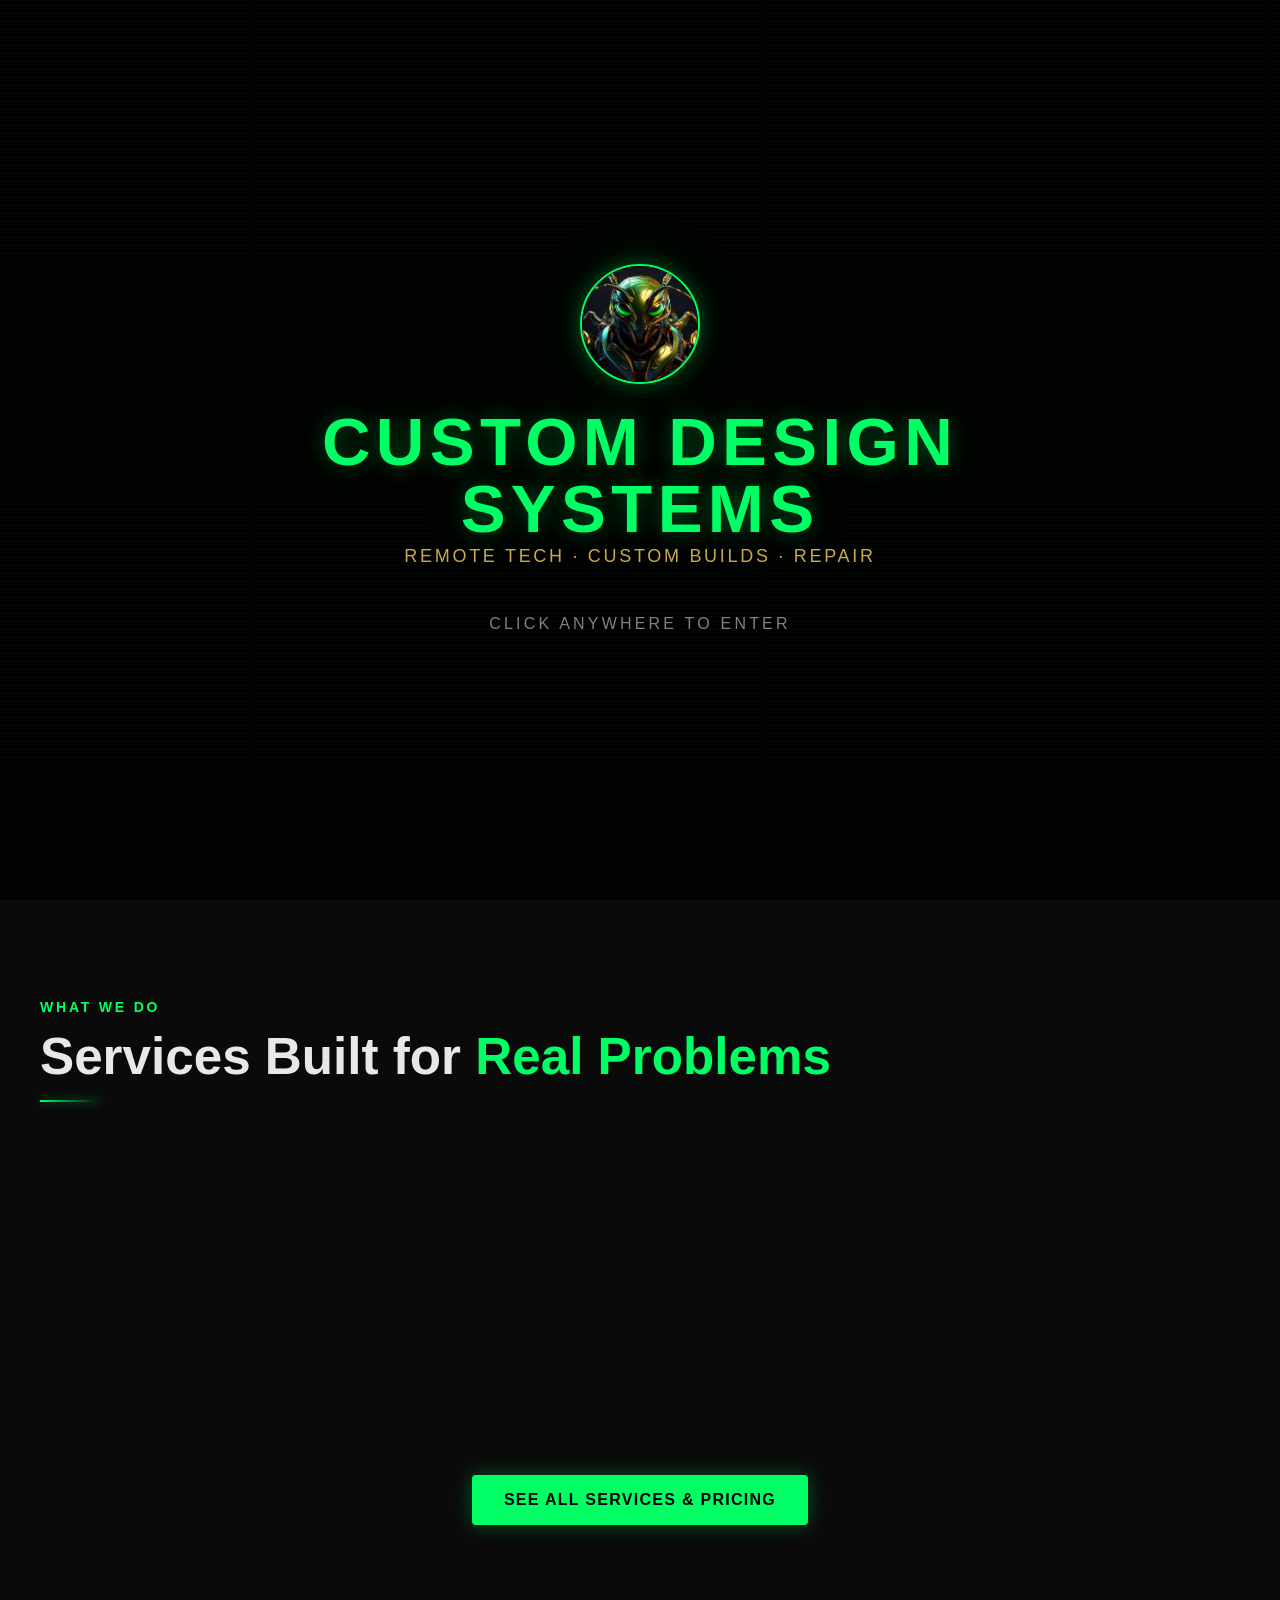
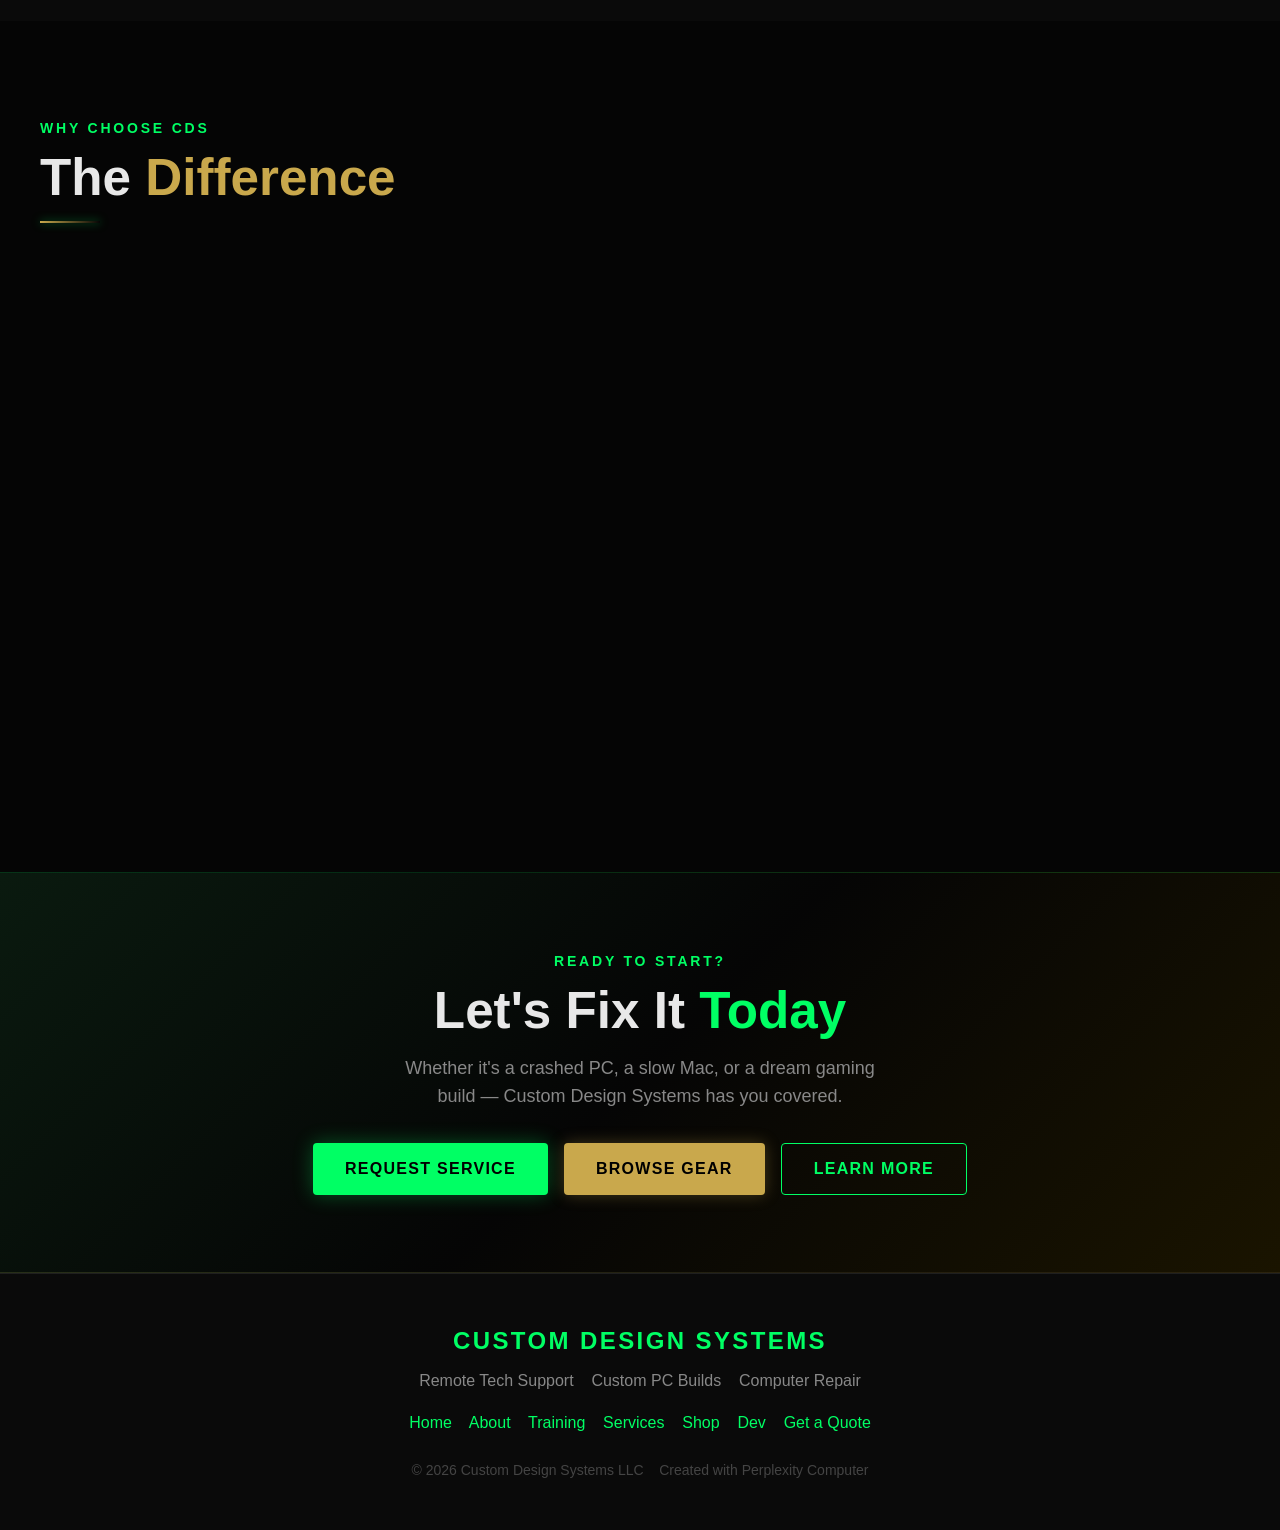
<file: index.html>
<!DOCTYPE html>
<html lang="en" data-theme="dark">
<head>
<!--
   ______                            __
  / ____/___  ____ ___  ____  __  __/ /____  _____
 / /   / __ \/ __ `__ \/ __ \/ / / / __/ _ \/ ___/
/ /___/ /_/ / / / / / / /_/ / /_/ / /_/  __/ /
\____/\____/_/ /_/ /_/ .___/\__,_/\__/\___/_/
                    /_/
        Created with Perplexity Computer
        https://www.perplexity.ai/computer
-->
<meta name="generator" content="Perplexity Computer">
<meta name="author" content="Perplexity Computer">
<meta property="og:see_also" content="https://www.perplexity.ai/computer">
<link rel="author" href="https://www.perplexity.ai/computer">
<meta charset="UTF-8">
<meta name="viewport" content="width=device-width, initial-scale=1.0">
<title>Custom Design Systems — Remote Tech Support & Custom PC Builds</title>
<meta name="description" content="Professional remote tech support, custom PC builds, and computer repair. Fast, reliable, expert service.">
<link rel="stylesheet" href="base.css">
<link rel="stylesheet" href="style.css">
<style>
  /* ── ENTRANCE SCREEN ── */
  #entrance {
    position: fixed;
    inset: 0;
    z-index: 500;
    background: #000;
    display: flex;
    flex-direction: column;
    align-items: center;
    justify-content: center;
    cursor: pointer;
    transition: opacity 0.8s ease, visibility 0.8s ease;
  }
  #entrance.hidden { opacity: 0; visibility: hidden; pointer-events: none; }
  #entrance video {
    position: absolute;
    inset: 0;
    width: 100%; height: 100%;
    object-fit: cover;
    opacity: 0.85;
  }
  .entrance-content {
    position: relative;
    z-index: 2;
    text-align: center;
    display: flex;
    flex-direction: column;
    align-items: center;
    gap: var(--space-6);
  }
  .entrance-logo {
    width: 120px;
    height: 120px;
    border-radius: 50%;
    border: 2px solid var(--color-primary);
    box-shadow: var(--shadow-green);
    object-fit: cover;
    animation: pulse-border 2s ease-in-out infinite;
  }
  @keyframes pulse-border {
    0%, 100% { box-shadow: 0 0 20px rgba(0,255,100,0.4), 0 0 60px rgba(0,255,100,0.1); }
    50% { box-shadow: 0 0 40px rgba(0,255,100,0.7), 0 0 100px rgba(0,255,100,0.2); }
  }
  .entrance-title {
    font-family: var(--font-display);
    font-size: var(--text-3xl);
    font-weight: 900;
    color: var(--color-primary);
    letter-spacing: 0.08em;
    text-transform: uppercase;
    text-shadow: var(--shadow-green);
    line-height: 1;
  }
  .entrance-sub {
    font-family: var(--font-body);
    font-size: var(--text-base);
    color: var(--color-gold);
    letter-spacing: 0.15em;
    text-transform: uppercase;
  }
  .entrance-click {
    font-family: var(--font-body);
    font-size: var(--text-sm);
    color: rgba(255,255,255,0.5);
    letter-spacing: 0.2em;
    text-transform: uppercase;
    animation: pulse-text 1.5s ease-in-out infinite;
    margin-top: var(--space-4);
  }
  .entrance-scanline {
    position: absolute;
    inset: 0;
    background: repeating-linear-gradient(
      0deg,
      transparent,
      transparent 2px,
      rgba(0,255,100,0.015) 2px,
      rgba(0,255,100,0.015) 4px
    );
    pointer-events: none;
    z-index: 1;
  }

  /* ── HERO ── */
  #hero {
    min-height: 100dvh;
    display: flex;
    align-items: center;
    position: relative;
    overflow: hidden;
    padding-top: 80px;
  }
  .hero-bg {
    position: absolute;
    inset: 0;
    background:
      radial-gradient(ellipse 80% 60% at 60% 50%, rgba(0,255,100,0.05) 0%, transparent 70%),
      radial-gradient(ellipse 40% 40% at 80% 20%, rgba(201,168,76,0.04) 0%, transparent 60%),
      #050505;
  }
  .hero-grid {
    position: absolute;
    inset: 0;
    background-image:
      linear-gradient(rgba(0,255,100,0.04) 1px, transparent 1px),
      linear-gradient(90deg, rgba(0,255,100,0.04) 1px, transparent 1px);
    background-size: 60px 60px;
    mask-image: radial-gradient(ellipse 80% 80% at 50% 50%, black 30%, transparent 100%);
  }
  .hero-content {
    position: relative;
    z-index: 2;
    max-width: var(--content-wide);
    margin-inline: auto;
    padding-inline: var(--space-8);
    display: grid;
    grid-template-columns: 1fr 1fr;
    gap: var(--space-16);
    align-items: center;
    width: 100%;
  }
  .hero-text { display: flex; flex-direction: column; gap: var(--space-6); }
  .hero-eyebrow {
    font-family: var(--font-body);
    font-size: var(--text-xs);
    font-weight: 700;
    color: var(--color-primary);
    letter-spacing: 0.25em;
    text-transform: uppercase;
  }
  .hero-title {
    font-family: var(--font-display);
    font-size: var(--text-hero);
    font-weight: 900;
    line-height: 0.95;
    color: var(--color-text);
    text-transform: uppercase;
  }
  .hero-title .green { color: var(--color-primary); text-shadow: 0 0 30px rgba(0,255,100,0.4); }
  .hero-title .gold  { color: var(--color-gold); }
  .hero-desc {
    font-size: var(--text-base);
    color: var(--color-text-muted);
    line-height: 1.7;
    max-width: 50ch;
  }
  .hero-actions { display: flex; gap: var(--space-4); flex-wrap: wrap; }
  .hero-stats {
    display: flex;
    gap: var(--space-8);
    padding-top: var(--space-4);
    border-top: 1px solid var(--color-border);
  }
  .hero-stat-num {
    font-family: var(--font-display);
    font-size: var(--text-xl);
    font-weight: 900;
    color: var(--color-primary);
  }
  .hero-stat-label {
    font-size: var(--text-xs);
    color: var(--color-text-muted);
    text-transform: uppercase;
    letter-spacing: 0.1em;
  }

  .hero-visual {
    position: relative;
    display: flex;
    align-items: center;
    justify-content: center;
  }
  .hero-img-wrap {
    position: relative;
    width: 100%;
    max-width: 420px;
  }
  .hero-img-wrap img {
    width: 100%;
    border-radius: var(--radius-xl);
    border: 1px solid rgba(0,255,100,0.2);
    box-shadow: 0 0 60px rgba(0,255,100,0.15), 0 0 120px rgba(0,255,100,0.05);
  }
  .hero-img-badge {
    position: absolute;
    bottom: var(--space-6);
    left: calc(-1 * var(--space-8));
    background: var(--color-surface-2);
    border: 1px solid var(--color-border-glow);
    border-radius: var(--radius-lg);
    padding: var(--space-4) var(--space-6);
    box-shadow: var(--shadow-card);
  }
  .hero-badge-label {
    font-size: var(--text-xs);
    color: var(--color-text-muted);
    text-transform: uppercase;
    letter-spacing: 0.1em;
    margin-bottom: var(--space-1);
  }
  .hero-badge-value {
    font-family: var(--font-display);
    font-size: var(--text-lg);
    font-weight: 900;
    color: var(--color-primary);
    text-shadow: 0 0 10px rgba(0,255,100,0.4);
  }

  @media (max-width: 900px) {
    .hero-content { grid-template-columns: 1fr; text-align: center; gap: var(--space-10); }
    .hero-desc { max-width: 100%; margin-inline: auto; }
    .hero-actions { justify-content: center; }
    .hero-stats { justify-content: center; }
    .hero-img-badge { left: var(--space-4); bottom: var(--space-4); }
    .hero-visual { order: -1; }
  }

  /* ── SERVICES PREVIEW ── */
  .service-icon {
    font-size: 2rem;
    margin-bottom: var(--space-4);
  }
  .service-name {
    font-family: var(--font-display);
    font-size: var(--text-lg);
    font-weight: 800;
    color: var(--color-text);
    margin-bottom: var(--space-2);
  }
  .service-desc {
    font-size: var(--text-sm);
    color: var(--color-text-muted);
    line-height: 1.6;
  }
  .service-price {
    margin-top: var(--space-4);
    font-family: var(--font-display);
    font-size: var(--text-base);
    font-weight: 700;
    color: var(--color-primary);
  }

  /* ── WHY US ── */
  .why-grid {
    display: grid;
    grid-template-columns: repeat(auto-fit, minmax(220px, 1fr));
    gap: var(--space-4);
  }
  .why-item {
    display: flex;
    gap: var(--space-4);
    align-items: flex-start;
    padding: var(--space-6);
    background: var(--color-surface-2);
    border: 1px solid var(--color-border);
    border-radius: var(--radius-lg);
  }
  .why-icon {
    font-size: 1.5rem;
    flex-shrink: 0;
    margin-top: 2px;
  }
  .why-title {
    font-family: var(--font-display);
    font-size: var(--text-base);
    font-weight: 800;
    color: var(--color-text);
    margin-bottom: var(--space-1);
  }
  .why-text { font-size: var(--text-sm); color: var(--color-text-muted); }

  /* ── CTA BAND ── */
  .cta-band {
    background: linear-gradient(135deg, #0a1a0f 0%, #050505 50%, #1a1400 100%);
    border-top: 1px solid rgba(0,255,100,0.15);
    border-bottom: 1px solid rgba(201,168,76,0.15);
    text-align: center;
    padding-block: clamp(var(--space-12), 6vw, var(--space-20));
    padding-inline: var(--space-8);
  }
  .cta-band .section-title { margin-bottom: var(--space-4); }
  .cta-band p { color: var(--color-text-muted); font-size: var(--text-base); margin-bottom: var(--space-8); max-width: 50ch; margin-inline: auto; }
  .cta-actions { display: flex; gap: var(--space-4); justify-content: center; flex-wrap: wrap; }
</style>
</head>
<body>

<!-- PAGE TRANSITION LOADER -->
<div id="page-loader">
  <video id="loader-video" src="Green-Hornet-Wings.mp4" muted playsinline></video>
  <div id="loader-text">Loading...</div>
</div>

<!-- ENTRANCE SCREEN -->
<div id="entrance">
  <div class="entrance-scanline"></div>
  <video autoplay muted loop playsinline src="Green-Welcome.mp4"></video>
  <div class="entrance-content">
    <img src="Green-Hornet-Warrior.jpg" alt="Custom Design Systems" class="entrance-logo">
    <div>
      <div class="entrance-title">Custom Design<br>Systems</div>
      <div class="entrance-sub">Remote Tech · Custom Builds · Repair</div>
    </div>
    <div class="entrance-click">Click anywhere to enter</div>
  </div>
</div>

<!-- NAVIGATION -->
<nav id="navbar">
  <a href="index.html" class="nav-logo">
    <img src="Green-Hornet-Warrior.jpg" alt="CDS Logo">
    <div class="nav-logo-text">
      <span class="nav-logo-name">Custom Design Systems</span>
      <span class="nav-logo-tagline">Tech Support · Builds · Repair</span>
    </div>
  </a>
  <ul class="nav-links" id="nav-links">
    <li><a href="index.html" class="active">Home</a></li>
          <li><a href="about.html">About</a></li>
           <li><a href="training.html">Training</a></li>
    <li><a href="services.html">Services</a></li>
    <li><a href="shop.html">Shop</a></li>
    <li><a href="dev.html">Dev</a></li>
    <li><a href="services.html#invoice" class="nav-cta">Get a Quote</a></li>
  </ul>
  <button class="nav-hamburger" id="hamburger" aria-label="Toggle menu">
    <span></span><span></span><span></span>
     <li><a href="training.html">Training</a></li>
  </button>
</nav>

<!-- HERO -->
<section id="hero">
  <div class="hero-bg"></div>
  <div class="hero-grid"></div>
  <div class="hero-content">
<div class="hero-text">
      <div class="hero-eyebrow">&#9654; Online Now — Ready to Help</div>
      <h1 class="hero-title">
        <span class="green">Expert</span><br>
        Tech<br>
        <span class="gold">Support</span>
      </h1>
      <p class="hero-desc">
        Remote tech support, custom PC builds, and computer repair — done right. Fast response, real expertise, no runaround.
      </p>
      <div class="hero-actions">
        <a href="services.html#invoice" class="btn-primary">Get a Quote</a>
        <a href="services.html" class="btn-outline">View Services</a>
      </div>
      <div class="hero-stats">
        <div>
          <div class="hero-stat-num">24hr</div>
          <div class="hero-stat-label">Response Time</div>
        </div>
        <div>
          <div class="hero-stat-num">100%</div>
          <div class="hero-stat-label">Remote Capable</div>
        </div>
        <div>
          <div class="hero-stat-num">Win+Mac</div>
          <div class="hero-stat-label">Platform Support</div>
        </div>
      </div>
    </div>
    <div class="hero-visual">
      <div class="hero-img-wrap">
        <img src="Green-Hornet-Warrior.jpg" alt="Custom Design Systems">
        <div class="hero-img-badge">
          <div class="hero-badge-label">Status</div>
          <div class="hero-badge-value">&#9679; Available</div>
        </div>
      </div>
    </div>
  </div>
</section>

<!-- SERVICES PREVIEW -->
<section class="section" style="background: var(--color-surface);">
  <div class="container">
    <div class="section-label">What We Do</div>
    <h2 class="section-title">Services Built for <span>Real Problems</span></h2>
    <div class="glow-line"></div>
    <div class="grid-3">
      <div class="card fade-in">
        <div class="service-icon">🖥️</div>
        <div class="service-name">Remote Tech Support</div>
        <p class="service-desc">Virus removal, slow PC fixes, software installs, network issues — resolved remotely, fast. Windows & Mac.</p>
        <div class="service-price">From $85/hr</div>
      </div>
      <div class="card fade-in">
        <div class="service-icon">⚙️</div>
        <div class="service-name">Custom PC Builds</div>
        <p class="service-desc">Gaming rigs, workstations, home servers — hand-picked parts, expert assembly, fully tested before delivery.</p>
        <div class="service-price">From $95/hr + parts</div>
      </div>
      <div class="card fade-in">
        <div class="service-icon">🔧</div>
        <div class="service-name">Computer Repair</div>
        <p class="service-desc">Screen replacements, hardware failures, data recovery, upgrades — on-site or drop-off service available.</p>
        <div class="service-price">From $75/hr + parts</div>
      </div>
    </div>
    <div style="text-align:center; margin-top: var(--space-10);">
      <a href="services.html" class="btn-primary">See All Services & Pricing</a>
    </div>
  </div>
</section>

<!-- WHY US -->
<section class="section">
  <div class="container">
    <div class="section-label">Why Choose CDS</div>
    <h2 class="section-title">The <span class="gold">Difference</span></h2>
    <div class="glow-line" style="background: linear-gradient(90deg, var(--color-gold), transparent);"></div>
    <div class="why-grid">
      <div class="why-item fade-in">
        <div class="why-icon">⚡</div>
        <div>
          <div class="why-title">Fast Response</div>
          <p class="why-text">Most issues addressed within 24 hours. No waiting weeks for an appointment.</p>
        </div>
      </div>
      <div class="why-item fade-in">
        <div class="why-icon">🔒</div>
        <div>
          <div class="why-title">Secure Sessions</div>
          <p class="why-text">AnyDesk encrypted remote sessions. You see everything happening on your screen.</p>
        </div>
      </div>
      <div class="why-item fade-in">
        <div class="why-icon">💻</div>
        <div>
          <div class="why-title">Windows & Mac</div>
          <p class="why-text">Full support for both platforms. No issue is too complicated.</p>
        </div>
      </div>
      <div class="why-item fade-in">
        <div class="why-icon">📦</div>
        <div>
          <div class="why-title">Parts Sourced Right</div>
          <p class="why-text">Custom builds use quality-vetted components — no overpriced upsells, no cheap parts.</p>
        </div>
      </div>
      <div class="why-item fade-in">
        <div class="why-icon">🧾</div>
        <div>
          <div class="why-title">Transparent Pricing</div>
          <p class="why-text">Itemized invoices, no hidden fees. You know exactly what you're paying for.</p>
        </div>
      </div>
      <div class="why-item fade-in">
        <div class="why-icon">🤝</div>
        <div>
          <div class="why-title">Real Accountability</div>
          <p class="why-text">Licensed LLC. Professional service agreement with every job.</p>
        </div>
      </div>
    </div>
  </div>
</section>

<!-- CTA BAND -->
<section class="cta-band">
  <div class="section-label">Ready to Start?</div>
  <h2 class="section-title">Let's Fix It <span>Today</span></h2>
  <p>Whether it's a crashed PC, a slow Mac, or a dream gaming build — Custom Design Systems has you covered.</p>
  <div class="cta-actions">
    <a href="services.html#invoice" class="btn-primary">Request Service</a>
    <a href="shop.html" class="btn-gold">Browse Gear</a>
    <a href="about.html" class="btn-outline">Learn More</a>
  </div>
</section>

<!-- FOOTER -->
<footer>
      <div class="footer-logo-name">Custom Design Systems</div>
    <p style="margin-bottom: var(--space-4);">Remote Tech Support &nbsp;&nbsp; Custom PC Builds &nbsp;&nbsp; Computer Repair</p>
    <p style="margin-bottom: var(--space-6);">
        <a href="index.html">Home</a> &nbsp;&nbsp;
        <a href="about.html">About</a> &nbsp;&nbsp;
        <a href="training.html">Training</a> &nbsp;&nbsp;
        <a href="services.html">Services</a> &nbsp;&nbsp;
        <a href="shop.html">Shop</a> &nbsp;&nbsp;
        <a href="dev.html">Dev</a> &nbsp;&nbsp;
        <a href="services.html#invoice">Get a Quote</a>
    </p>
    <p style="font-size: var(--text-xs); color: var(--color-text-faint);">
        &copy; 2026 Custom Design Systems LLC &nbsp;&nbsp;
        <a href="https://www.perplexity.ai/computer" target="_blank" rel="noopener noreferrer" style="color: var(--color-text-faint);">Created with Perplexity Computer</a>
    </p></footer><script>
// Entrance screen — fixed
    const entrance = document.getElementById('entrance');
    let introDone = false;
    function finishIntro() {
      if (introDone) return;
      introDone = true;
      entrance.classList.add('hidden');
      window.location.href = 'services.html';
    }
    entrance.addEventListener('click', finishIntro);
    setTimeout(finishIntro, 8000);

  // Navbar scroll
  const navbar = document.getElementById('navbar');
  window.addEventListener('scroll', () => {
    navbar.classList.toggle('scrolled', window.scrollY > 40);
  });

  // Hamburger
  const hamburger = document.getElementById('hamburger');
  const navLinks = document.getElementById('nav-links');
  hamburger.addEventListener('click', () => navLinks.classList.toggle('open'));

  // Page transition
  const loader = document.getElementById('page-loader');
  const loaderVideo = document.getElementById('loader-video');
  document.querySelectorAll('a[href]').forEach(link => {
    const href = link.getAttribute('href');
            if (!href.startsWith('#') && href.endsWith('.html')) {
      link.addEventListener('click', e => {
        e.preventDefault();
        loader.classList.add('active');
        loaderVideo.play();
        setTimeout(() => { window.location.href = href; }, 900);
      });
    }
  });
       // Clear loader on every page load
    window.addEventListener('load', () => {
      const loader = document.getElementById('page-loader');
      if (loader) loader.classList.remove('active');
    });
</script>
</body>
</html>
</file>
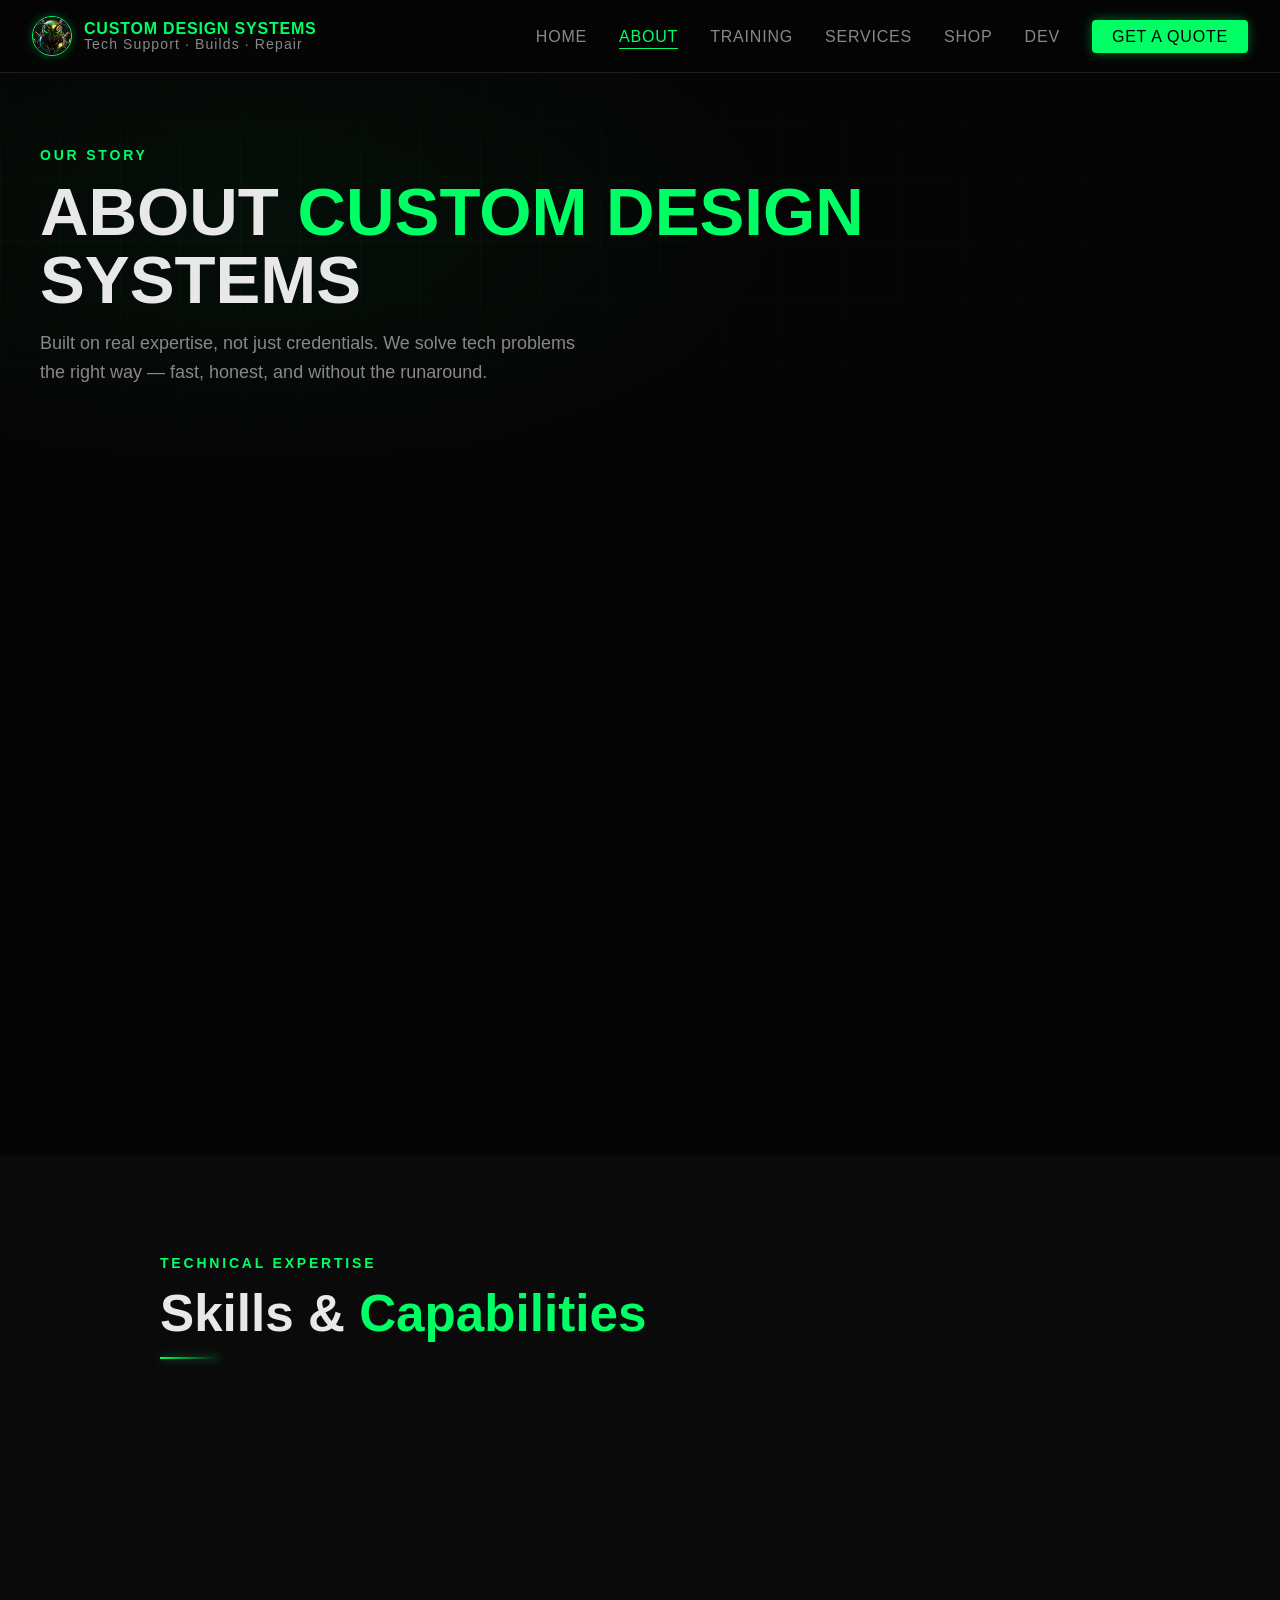
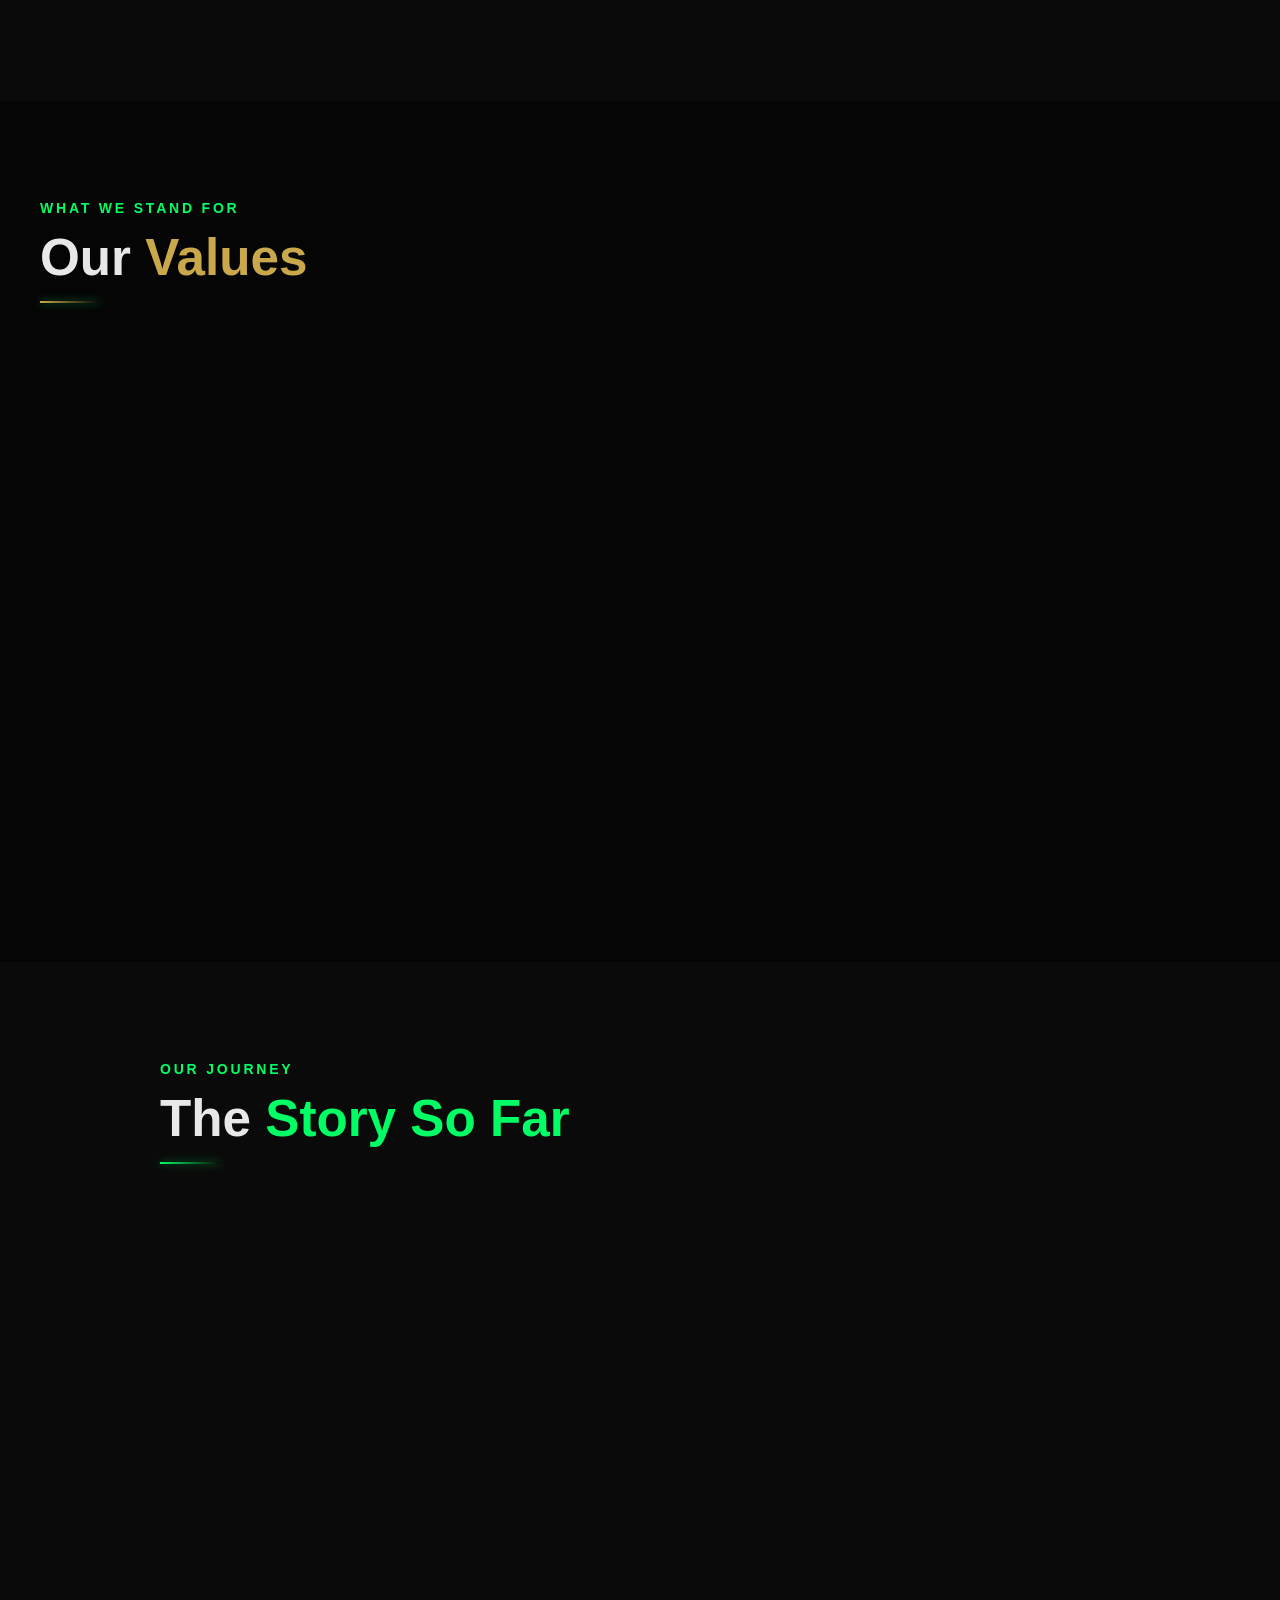
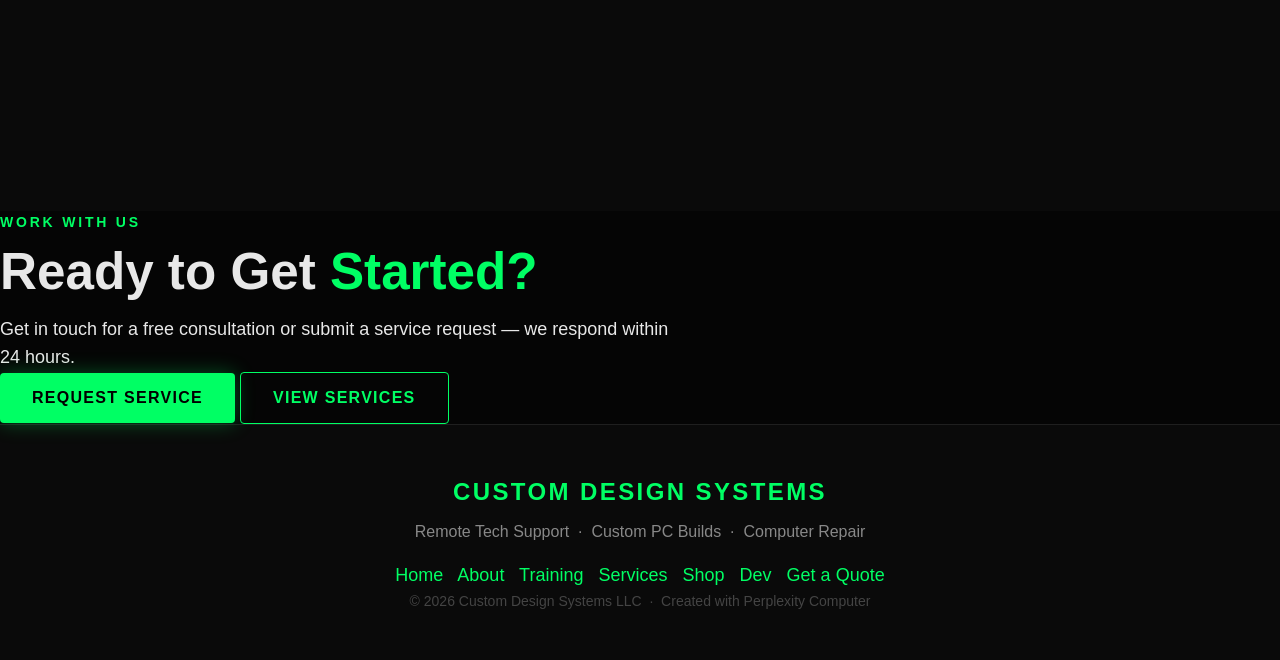
<file: about.html>
<!DOCTYPE html>
<html lang="en" data-theme="dark">
<head>
<!--
   ______                            __
  / ____/___  ____ ___  ____  __  __/ /____  _____
 / /   / __ \/ __ `__ \/ __ \/ / / / __/ _ \/ ___/
/ /___/ /_/ / / / / / / /_/ / /_/ / /_/  __/ /
\____/\____/_/ /_/ /_/ .___/\__,_/\__/\___/_/
                    /_/
        Created with Perplexity Computer
        https://www.perplexity.ai/computer
-->
<meta name="generator" content="Perplexity Computer">
<meta name="author" content="Perplexity Computer">
<meta property="og:see_also" content="https://www.perplexity.ai/computer">
<link rel="author" href="https://www.perplexity.ai/computer">
<meta charset="UTF-8">
<meta name="viewport" content="width=device-width, initial-scale=1.0">
<title>About — Custom Design Systems</title>
<meta name="description" content="Learn about Custom Design Systems — remote tech support, custom PC builds, and repair services.">
<link rel="stylesheet" href="base.css">
<link rel="stylesheet" href="style.css">
<style>
  .page-hero {
    padding-top: calc(80px + var(--space-16));
    padding-bottom: var(--space-16);
    padding-inline: var(--space-8);
    background:
      radial-gradient(ellipse 60% 80% at 20% 50%, rgba(0,255,100,0.04) 0%, transparent 70%),
      #050505;
    position: relative;
    overflow: hidden;
  }
  .page-hero-grid {
    position: absolute; inset: 0;
    background-image:
      linear-gradient(rgba(0,255,100,0.03) 1px, transparent 1px),
      linear-gradient(90deg, rgba(0,255,100,0.03) 1px, transparent 1px);
    background-size: 60px 60px;
    mask-image: radial-gradient(ellipse at 20% 50%, black 20%, transparent 80%);
  }
  .page-hero-content { position: relative; z-index: 1; }
  .page-title {
    font-family: var(--font-display);
    font-size: var(--text-3xl);
    font-weight: 900;
    color: var(--color-text);
    text-transform: uppercase;
    line-height: 1;
    margin-bottom: var(--space-4);
  }
  .page-title span { color: var(--color-primary); }

  /* About split */
  .about-split {
    display: grid;
    grid-template-columns: 1fr 1fr;
    gap: var(--space-16);
    align-items: center;
  }
  @media (max-width: 768px) {
    .about-split { grid-template-columns: 1fr; }
  }

  .about-img-wrap {
    position: relative;
  }
  .about-img-wrap img {
    width: 100%;
    border-radius: var(--radius-xl);
    border: 1px solid rgba(0,255,100,0.2);
    box-shadow: 0 0 60px rgba(0,255,100,0.1);
  }
  .about-img-overlay {
    position: absolute;
    bottom: var(--space-6);
    right: calc(-1 * var(--space-6));
    background: var(--color-surface-2);
    border: 1px solid var(--color-border-glow);
    border-radius: var(--radius-lg);
    padding: var(--space-5) var(--space-6);
    box-shadow: var(--shadow-card);
  }
  @media (max-width: 768px) {
    .about-img-overlay { right: var(--space-4); }
  }
  .about-overlay-label { font-size: var(--text-xs); color: var(--color-text-muted); letter-spacing: 0.1em; text-transform: uppercase; }
  .about-overlay-value { font-family: var(--font-display); font-size: var(--text-lg); font-weight: 900; color: var(--color-gold); }

  .about-body p { color: var(--color-text-muted); font-size: var(--text-base); line-height: 1.8; margin-bottom: var(--space-4); }
  .about-body p strong { color: var(--color-text); }

  /* Skills */
  .skill-bar-wrap { margin-bottom: var(--space-4); }
  .skill-bar-header { display: flex; justify-content: space-between; margin-bottom: var(--space-2); }
  .skill-bar-name { font-family: var(--font-body); font-size: var(--text-sm); font-weight: 600; color: var(--color-text); }
  .skill-bar-pct  { font-size: var(--text-xs); color: var(--color-primary); font-weight: 700; }
  .skill-bar-track { height: 4px; background: var(--color-border); border-radius: 9999px; overflow: hidden; }
  .skill-bar-fill {
    height: 100%;
    border-radius: 9999px;
    background: linear-gradient(90deg, var(--color-primary), var(--color-gold));
    box-shadow: 0 0 8px rgba(0,255,100,0.4);
    width: 0;
    transition: width 1.2s cubic-bezier(0.16,1,0.3,1);
  }

  /* Values */
  .values-grid {
    display: grid;
    grid-template-columns: repeat(auto-fit, minmax(200px, 1fr));
    gap: var(--space-4);
  }
  .value-card {
    background: var(--color-surface-2);
    border: 1px solid var(--color-border);
    border-radius: var(--radius-lg);
    padding: var(--space-6);
    text-align: center;
    transition: border-color 0.3s, box-shadow 0.3s;
  }
  .value-card:hover {
    border-color: var(--color-border-glow);
    box-shadow: 0 0 20px rgba(0,255,100,0.08);
  }
  .value-icon { font-size: 2.2rem; margin-bottom: var(--space-3); }
  .value-title { font-family: var(--font-display); font-size: var(--text-base); font-weight: 800; color: var(--color-text); margin-bottom: var(--space-2); }
  .value-text { font-size: var(--text-sm); color: var(--color-text-muted); }

  /* Timeline */
  .timeline { position: relative; padding-left: var(--space-8); }
  .timeline::before {
    content: '';
    position: absolute;
    left: 8px; top: 0; bottom: 0;
    width: 1px;
    background: linear-gradient(180deg, var(--color-primary), var(--color-gold), transparent);
  }
  .timeline-item { position: relative; padding-bottom: var(--space-8); }
  .timeline-dot {
    position: absolute;
    left: calc(-1 * var(--space-8) + 4px);
    top: 4px;
    width: 10px; height: 10px;
    border-radius: 50%;
    background: var(--color-primary);
    box-shadow: 0 0 8px rgba(0,255,100,0.6);
  }
  .timeline-year { font-size: var(--text-xs); color: var(--color-primary); font-weight: 700; letter-spacing: 0.1em; margin-bottom: var(--space-1); }
  .timeline-event { font-family: var(--font-display); font-size: var(--text-base); font-weight: 800; color: var(--color-text); margin-bottom: var(--space-1); }
  .timeline-desc { font-size: var(--text-sm); color: var(--color-text-muted); }
</style>
</head>
<body>

<!-- PAGE TRANSITION LOADER -->
<div id="page-loader">
  <video id="loader-video" src="Green-Hornet-Wings.mp4" muted playsinline></video>
  <div id="loader-text">Loading...</div>
</div>

<!-- NAVIGATION -->
<nav id="navbar">
  <a href="index.html" class="nav-logo">
    <img src="Green-Hornet-Warrior.jpg" alt="CDS Logo">
    <div class="nav-logo-text">
      <span class="nav-logo-name">Custom Design Systems</span>
      <span class="nav-logo-tagline">Tech Support · Builds · Repair</span>
    </div>
  </a>
  <ul class="nav-links" id="nav-links">
    <li><a href="index.html">Home</a></li>
    <li><a href="about.html" class="active">About</a></li>
                 <li><a href="training.html">Training</a></li>
    <li><a href="services.html">Services</a></li>
    <li><a href="shop.html">Shop</a></li>
    <li><a href="dev.html">Dev</a></li>
    <li><a href="services.html#invoice" class="nav-cta">Get a Quote</a></li>
  </ul>
  <button class="nav-hamburger" id="hamburger" aria-label="Toggle menu">
    <span></span><span></span><span></span>
  </button>
</nav>

<!-- PAGE HERO -->
<div class="page-hero">
  <div class="page-hero-grid"></div>
  <div class="container page-hero-content">
    <div class="section-label">Our Story</div>
    <h1 class="page-title">About <span>Custom Design</span><br>Systems</h1>
    <p style="color: var(--color-text-muted); font-size: var(--text-base); max-width: 55ch;">
      Built on real expertise, not just credentials. We solve tech problems the right way — fast, honest, and without the runaround.
    </p>
  </div>
</div>

<!-- ABOUT SPLIT -->
<section class="section">
  <div class="container">
    <div class="about-split">
      <div class="about-img-wrap fade-in">
        <img src="Green-Hornet-Warrior.jpg" alt="Custom Design Systems">
        <div class="about-img-overlay">
          <div class="about-overlay-label">Est.</div>
          <div class="about-overlay-value">Custom Design Systems LLC</div>
        </div>
      </div>
      <div class="about-body fade-in">
        <div class="section-label">Who We Are</div>
        <h2 class="section-title">Tech Done <span>Right</span></h2>
        <div class="glow-line"></div>
        <p>Custom Design Systems is a registered LLC providing <strong>remote tech support, custom PC builds, and computer repair</strong> for individuals and small businesses.</p>
        <p>We started because getting quality tech help shouldn't mean waiting on hold, paying dealership prices, or explaining your problem to someone who clearly doesn't care. <strong>We do.</strong></p>
        <p>Every job gets a professional invoice, a real service agreement, and a technician who actually knows what they're doing — on Windows and Mac.</p>
        <div style="display:flex; gap: var(--space-4); margin-top: var(--space-6); flex-wrap: wrap;">
          <span class="badge badge-green">Registered LLC</span>
          <span class="badge badge-gold">Windows & Mac</span>
          <span class="badge badge-green">Remote & On-Site</span>
        </div>
      </div>
    </div>
  </div>
</section>

<!-- SKILLS -->
<section class="section" style="background: var(--color-surface);">
  <div class="container-default">
    <div class="section-label">Technical Expertise</div>
    <h2 class="section-title">Skills &amp; <span>Capabilities</span></h2>
    <div class="glow-line"></div>
    <div class="grid-2" style="gap: var(--space-10);">
      <div class="fade-in">
        <div class="skill-bar-wrap">
          <div class="skill-bar-header"><span class="skill-bar-name">Windows Troubleshooting</span><span class="skill-bar-pct">95%</span></div>
          <div class="skill-bar-track"><div class="skill-bar-fill" data-width="95"></div></div>
        </div>
        <div class="skill-bar-wrap">
          <div class="skill-bar-header"><span class="skill-bar-name">macOS Support</span><span class="skill-bar-pct">88%</span></div>
          <div class="skill-bar-track"><div class="skill-bar-fill" data-width="88"></div></div>
        </div>
        <div class="skill-bar-wrap">
          <div class="skill-bar-header"><span class="skill-bar-name">Custom PC Builds</span><span class="skill-bar-pct">97%</span></div>
          <div class="skill-bar-track"><div class="skill-bar-fill" data-width="97"></div></div>
        </div>
        <div class="skill-bar-wrap">
          <div class="skill-bar-header"><span class="skill-bar-name">Hardware Repair</span><span class="skill-bar-pct">90%</span></div>
          <div class="skill-bar-track"><div class="skill-bar-fill" data-width="90"></div></div>
        </div>
      </div>
      <div class="fade-in">
        <div class="skill-bar-wrap">
          <div class="skill-bar-header"><span class="skill-bar-name">Networking & Wi-Fi</span><span class="skill-bar-pct">85%</span></div>
          <div class="skill-bar-track"><div class="skill-bar-fill" data-width="85"></div></div>
        </div>
        <div class="skill-bar-wrap">
          <div class="skill-bar-header"><span class="skill-bar-name">Virus & Malware Removal</span><span class="skill-bar-pct">98%</span></div>
          <div class="skill-bar-track"><div class="skill-bar-fill" data-width="98"></div></div>
        </div>
        <div class="skill-bar-wrap">
          <div class="skill-bar-header"><span class="skill-bar-name">Data Recovery</span><span class="skill-bar-pct">80%</span></div>
          <div class="skill-bar-track"><div class="skill-bar-fill" data-width="80"></div></div>
        </div>
        <div class="skill-bar-wrap">
          <div class="skill-bar-header"><span class="skill-bar-name">Remote Support Tools</span><span class="skill-bar-pct">99%</span></div>
          <div class="skill-bar-track"><div class="skill-bar-fill" data-width="99"></div></div>
        </div>
      </div>
    </div>
  </div>
</section>

<!-- VALUES -->
<section class="section">
  <div class="container">
    <div class="section-label">What We Stand For</div>
    <h2 class="section-title">Our <span class="gold">Values</span></h2>
    <div class="glow-line" style="background: linear-gradient(90deg, var(--color-gold), transparent);"></div>
    <div class="values-grid">
      <div class="value-card fade-in">
        <div class="value-icon">⚡</div>
        <div class="value-title">Speed</div>
        <p class="value-text">Your time is valuable. We move fast without cutting corners.</p>
      </div>
      <div class="value-card fade-in">
        <div class="value-icon">🔍</div>
        <div class="value-title">Transparency</div>
        <p class="value-text">Clear pricing, itemized invoices, no surprises. Ever.</p>
      </div>
      <div class="value-card fade-in">
        <div class="value-icon">🛡️</div>
        <div class="value-title">Integrity</div>
        <p class="value-text">We don't recommend what you don't need. Honest assessments only.</p>
      </div>
      <div class="value-card fade-in">
        <div class="value-icon">🏆</div>
        <div class="value-title">Quality</div>
        <p class="value-text">Every build and repair meets a high standard before it leaves our hands.</p>
      </div>
      <div class="value-card fade-in">
        <div class="value-icon">📞</div>
        <div class="value-title">Availability</div>
        <p class="value-text">Remote support means we can help you wherever you are.</p>
      </div>
      <div class="value-card fade-in">
        <div class="value-icon">🤝</div>
        <div class="value-title">Accountability</div>
        <p class="value-text">Licensed LLC. Every job comes with a service agreement and warranty on labor.</p>
      </div>
    </div>
  </div>
</section>

<!-- TIMELINE -->
<section class="section" style="background: var(--color-surface);">
  <div class="container-default">
    <div class="section-label">Our Journey</div>
    <h2 class="section-title">The <span>Story So Far</span></h2>
    <div class="glow-line"></div>
    <div class="timeline fade-in">
      <div class="timeline-item">
        <div class="timeline-dot"></div>
        <div class="timeline-year">Founded</div>
        <div class="timeline-event">Custom Design Systems LLC Registered</div>
        <p class="timeline-desc">Officially registered as an LLC, business bank account opened, ready to serve clients.</p>
      </div>
      <div class="timeline-item">
        <div class="timeline-dot" style="background: var(--color-gold); box-shadow: 0 0 8px rgba(201,168,76,0.6);"></div>
        <div class="timeline-year" style="color: var(--color-gold);">Growing</div>
        <div class="timeline-event">Remote Support Services Launched</div>
        <p class="timeline-desc">Expanded to remote tech support across Windows and Mac platforms using professional-grade tools.</p>
      </div>
      <div class="timeline-item">
        <div class="timeline-dot"></div>
        <div class="timeline-year">Now</div>
        <div class="timeline-event">Custom Builds & Repair — Full Service</div>
        <p class="timeline-desc">Full-service operation: remote support, custom PC builds with Amazon-sourced parts, on-site repair, and travel service.</p>
      </div>
      <div class="timeline-item">
        <div class="timeline-dot" style="background: var(--color-gold); box-shadow: 0 0 8px rgba(201,168,76,0.6);"></div>
        <div class="timeline-year" style="color: var(--color-gold);">Coming</div>
        <div class="timeline-event">Full-Time Operations</div>
        <p class="timeline-desc">Building toward a thriving full-time operation with expanded clientele and service offerings.</p>
      </div>
    </div>
  </div>
</section>

<!-- CTA -->
<section class="cta-band">
  <div class="section-label">Work With Us</div>
  <h2 class="section-title">Ready to Get <span>Started?</span></h2>
  <p>Get in touch for a free consultation or submit a service request — we respond within 24 hours.</p>
  <div class="cta-actions">
    <a href="services.html#invoice" class="btn-primary">Request Service</a>
    <a href="services.html" class="btn-outline">View Services</a>
  </div>
</section>

<!-- FOOTER -->
<footer>
  <div class="footer-logo-name">Custom Design Systems</div>
  <p style="margin-bottom: var(--space-4);">Remote Tech Support &nbsp;·&nbsp; Custom PC Builds &nbsp;·&nbsp; Computer Repair</p>
        <a href="index.html">Home</a>&nbsp;&nbsp;
      <a href="about.html">About</a>&nbsp;&nbsp;
      <a href="training.html">Training</a>&nbsp;&nbsp;
      <a href="services.html">Services</a>&nbsp;&nbsp;
      <a href="shop.html">Shop</a>&nbsp;&nbsp;
      <a href="dev.html">Dev</a>&nbsp;&nbsp;
      <a href="services.html#invoice">Get a Quote</a>
  </p>
  <p style="font-size: var(--text-xs); color: var(--color-text-faint);">
    &copy; 2026 Custom Design Systems LLC &nbsp;·&nbsp;
    <a href="https://www.perplexity.ai/computer" target="_blank" rel="noopener noreferrer" style="color: var(--color-text-faint);">Created with Perplexity Computer</a>
  </p>
</footer>

<script>
  const navbar = document.getElementById('navbar');
  window.addEventListener('scroll', () => navbar.classList.toggle('scrolled', window.scrollY > 40));
  document.getElementById('hamburger').addEventListener('click', () =>
    document.getElementById('nav-links').classList.toggle('open'));

  // Animate skill bars on scroll
  const observer = new IntersectionObserver(entries => {
    entries.forEach(e => {
      if (e.isIntersecting) {
        e.target.querySelectorAll('.skill-bar-fill').forEach(bar => {
          bar.style.width = bar.dataset.width + '%';
        });
      }
    });
  }, { threshold: 0.3 });
  document.querySelectorAll('.fade-in').forEach(el => observer.observe(el));

  // Page transition
  const loader = document.getElementById('page-loader');
  const loaderVideo = document.getElementById('loader-video');
  document.querySelectorAll('a[href]').forEach(link => {
    const href = link.getAttribute('href');
    if (href && !href.startsWith('#') && !href.startsWith('http') && href.endsWith('.html')) {
      link.addEventListener('click', e => {
        e.preventDefault();
        loader.classList.add('active');
        loaderVideo.play();
        setTimeout(() => { window.location.href = href; }, 900);
      });
    }
  });
</script>
</body>
</html>
</file>
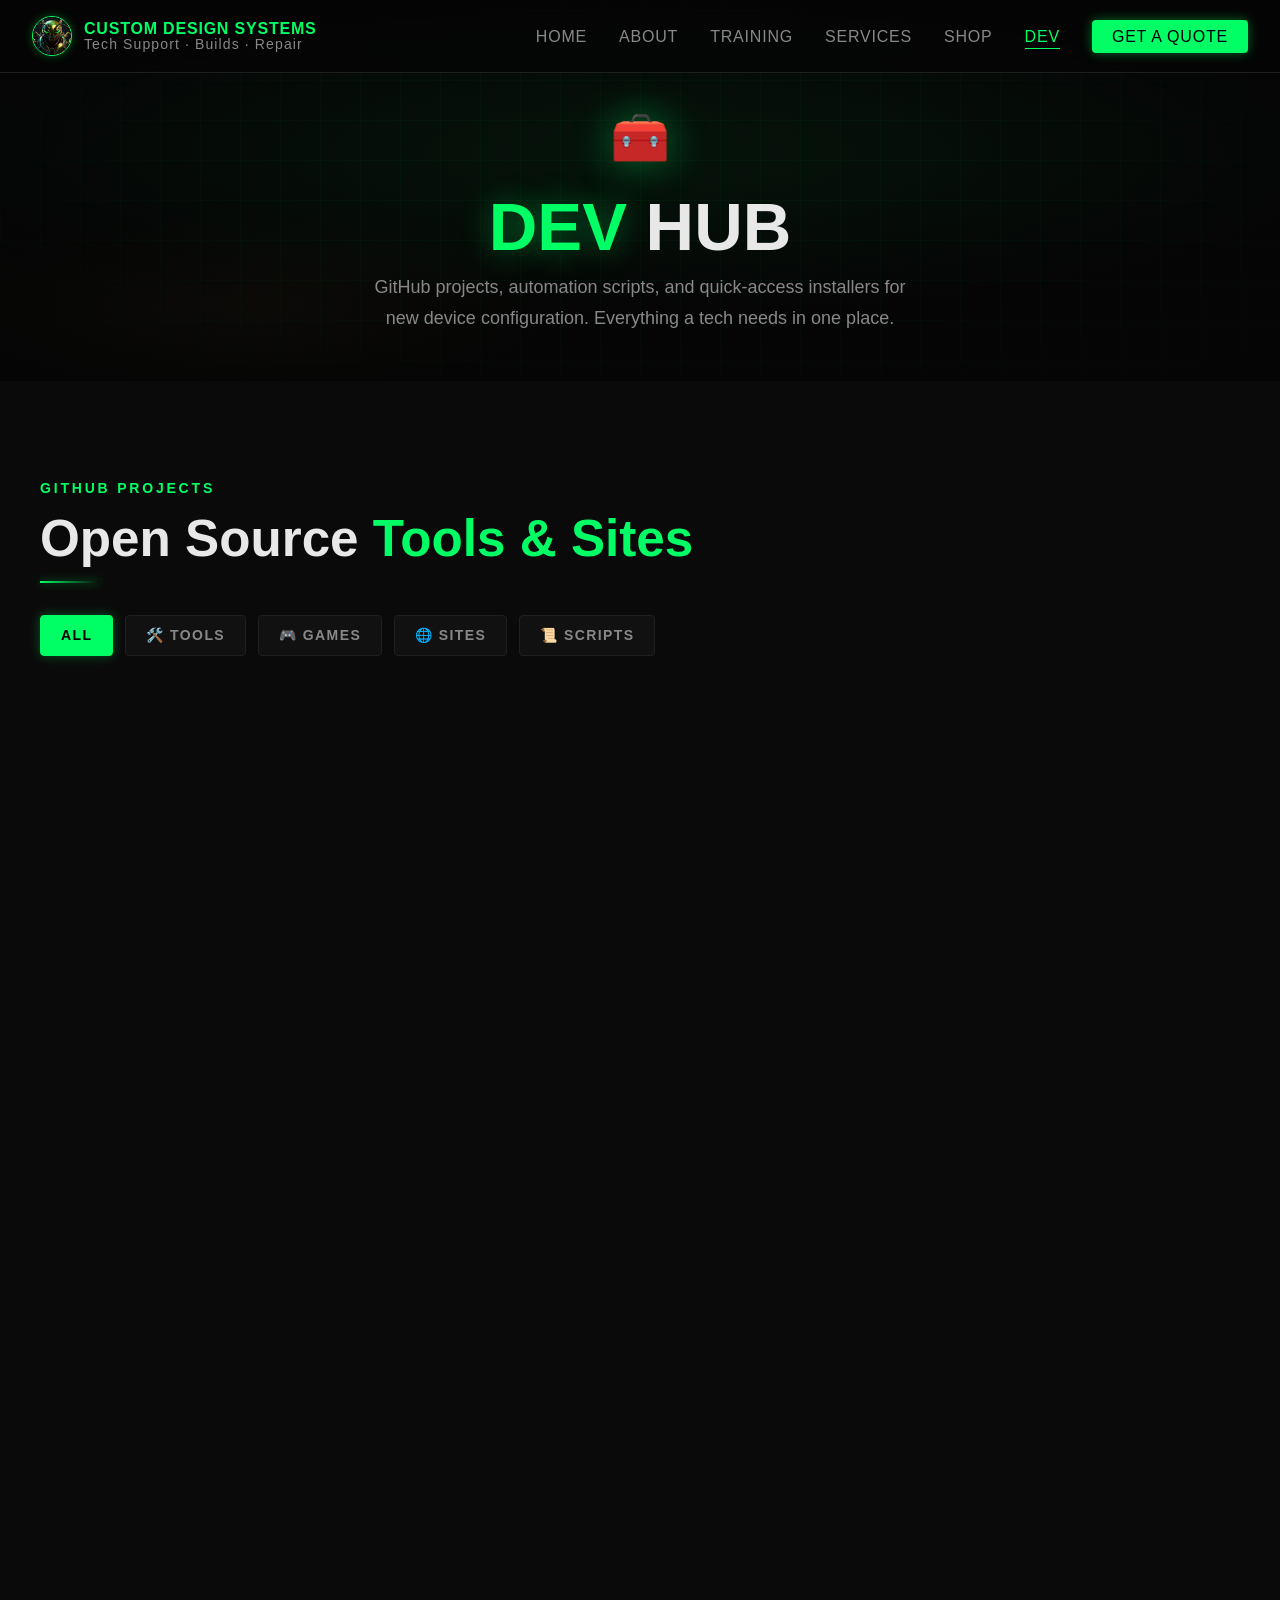
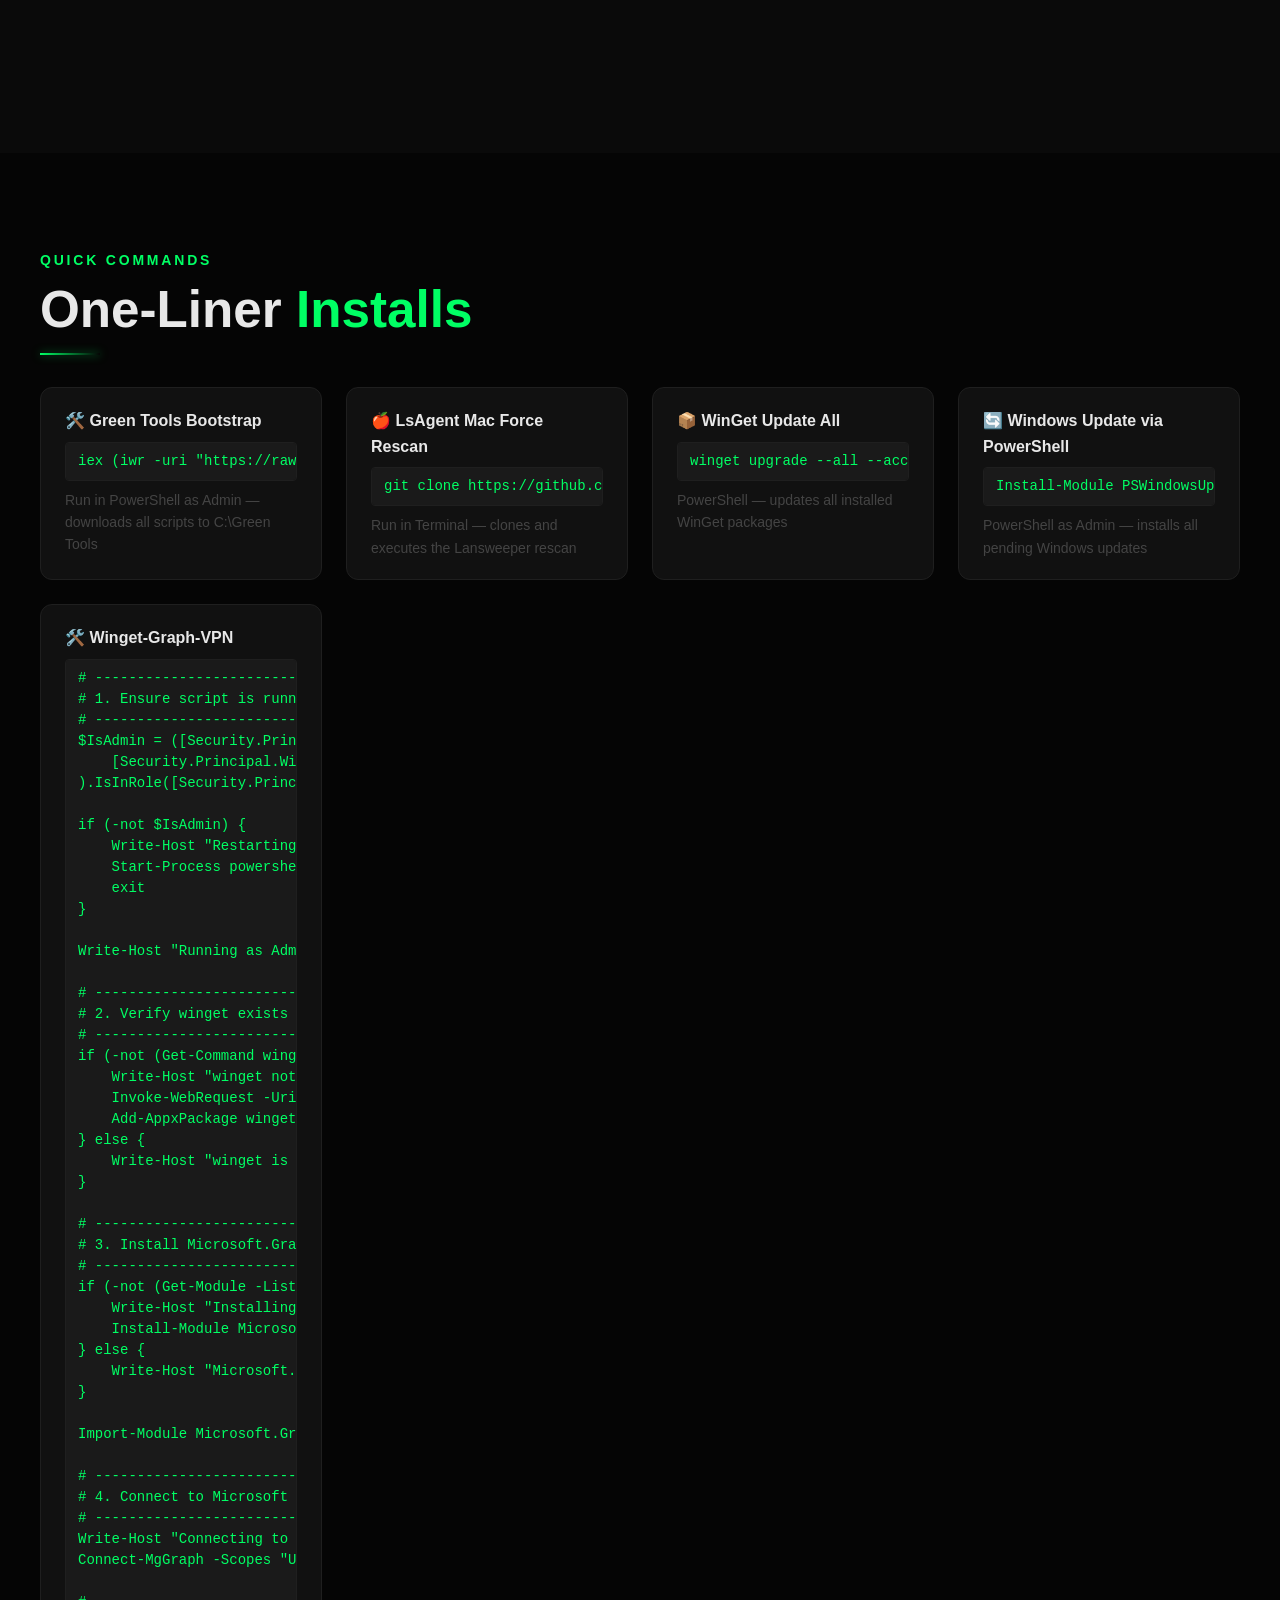
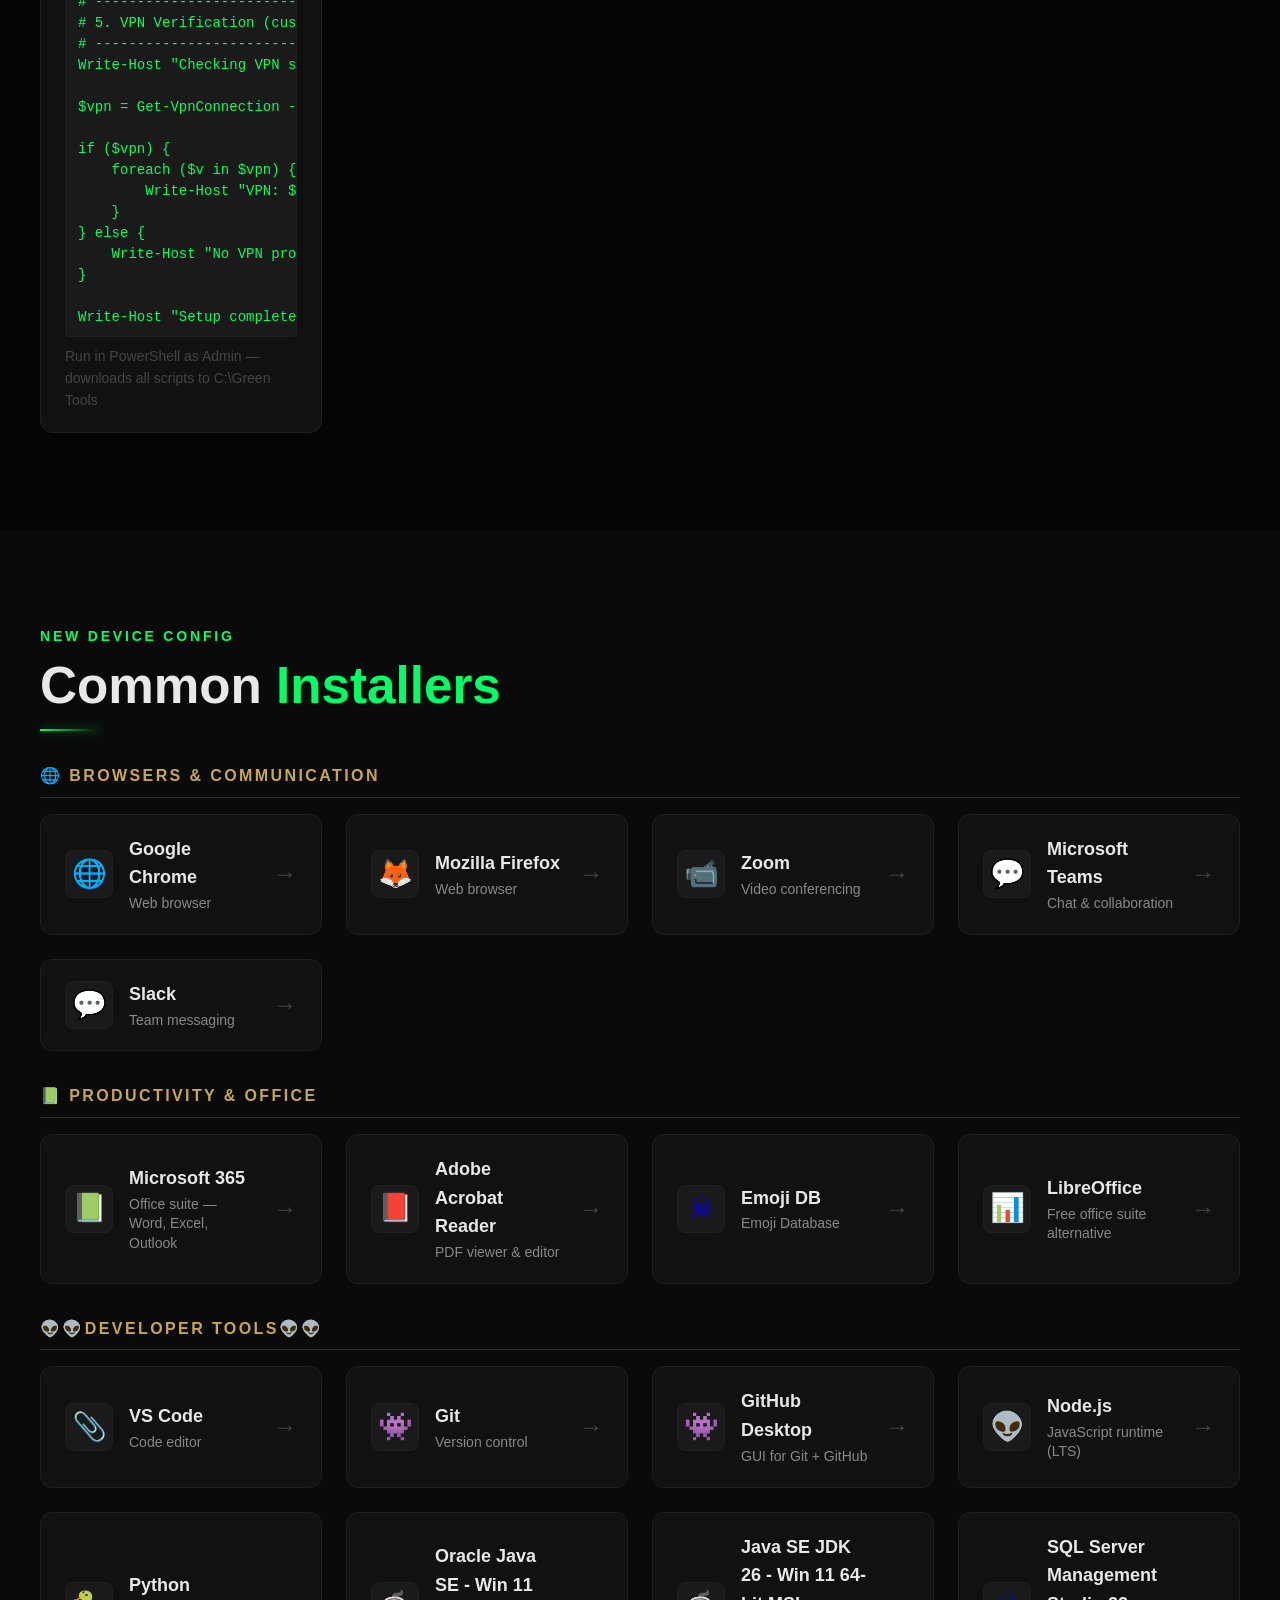
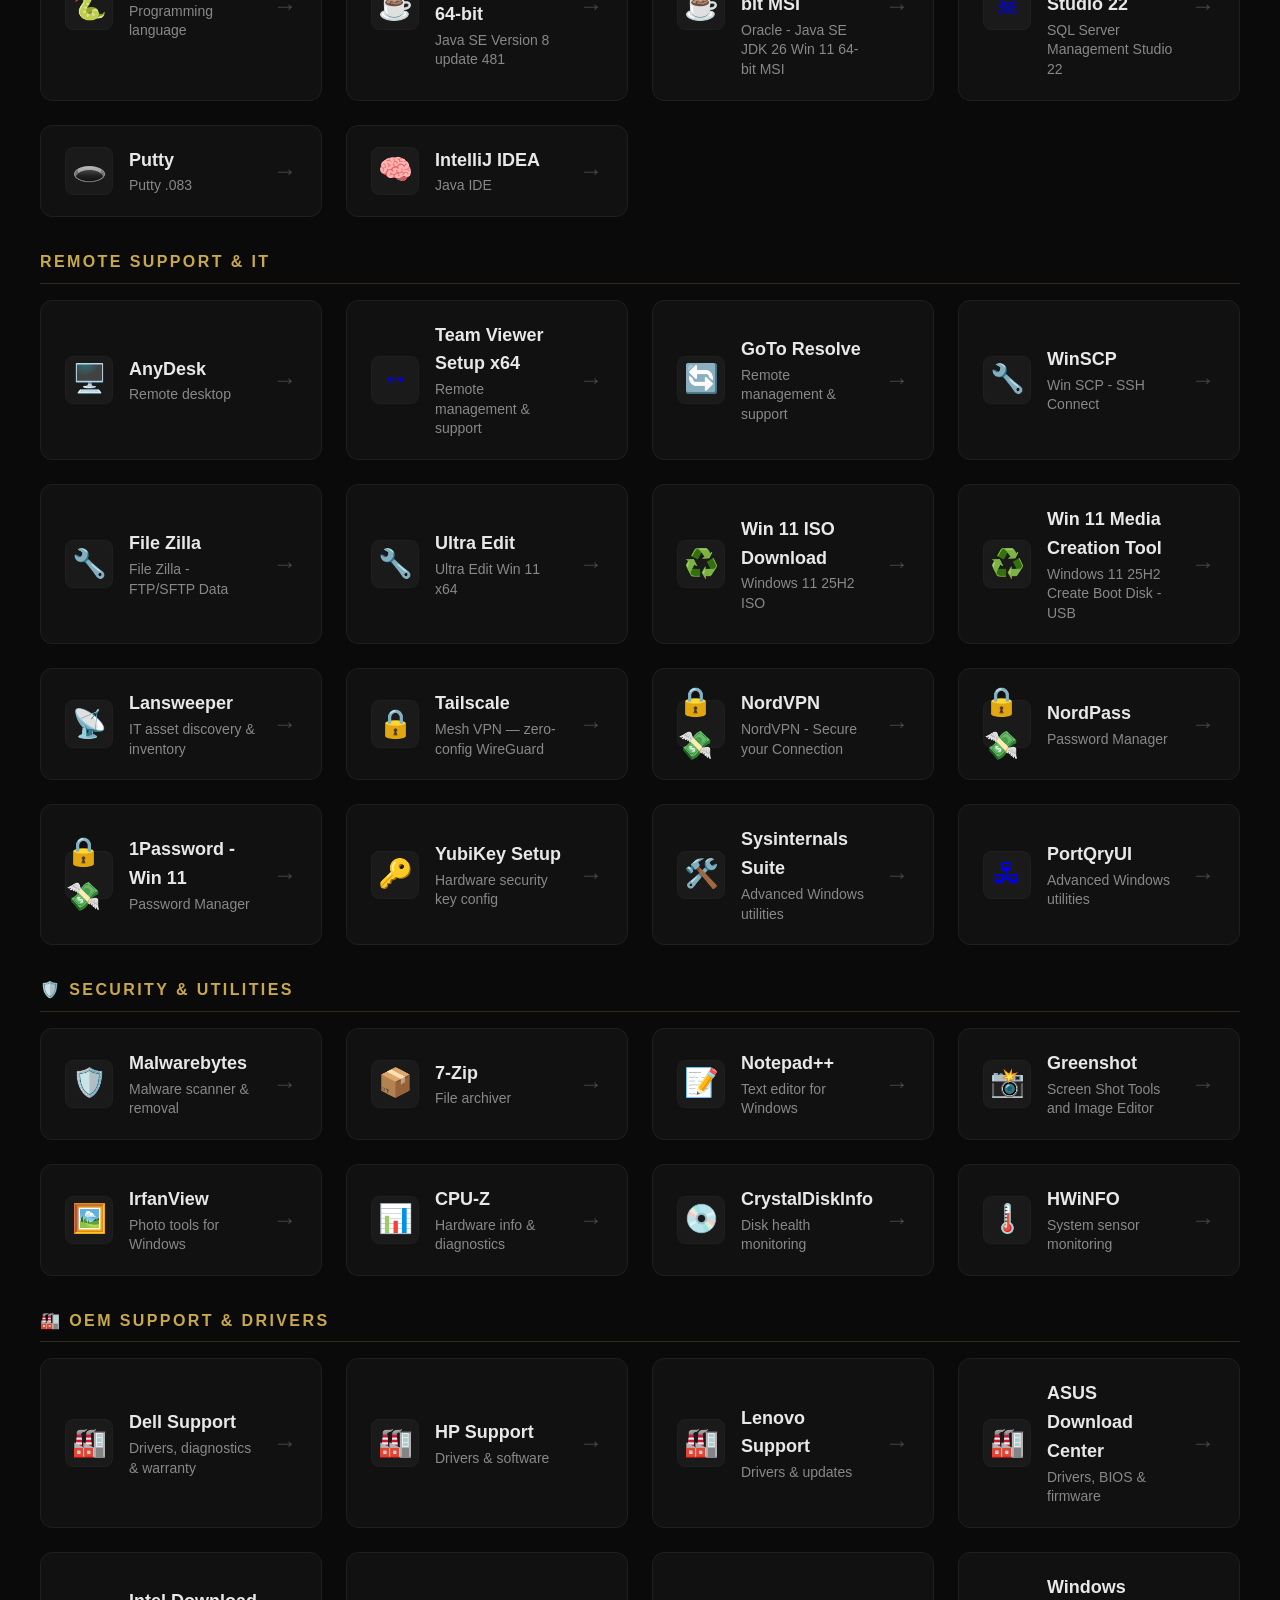
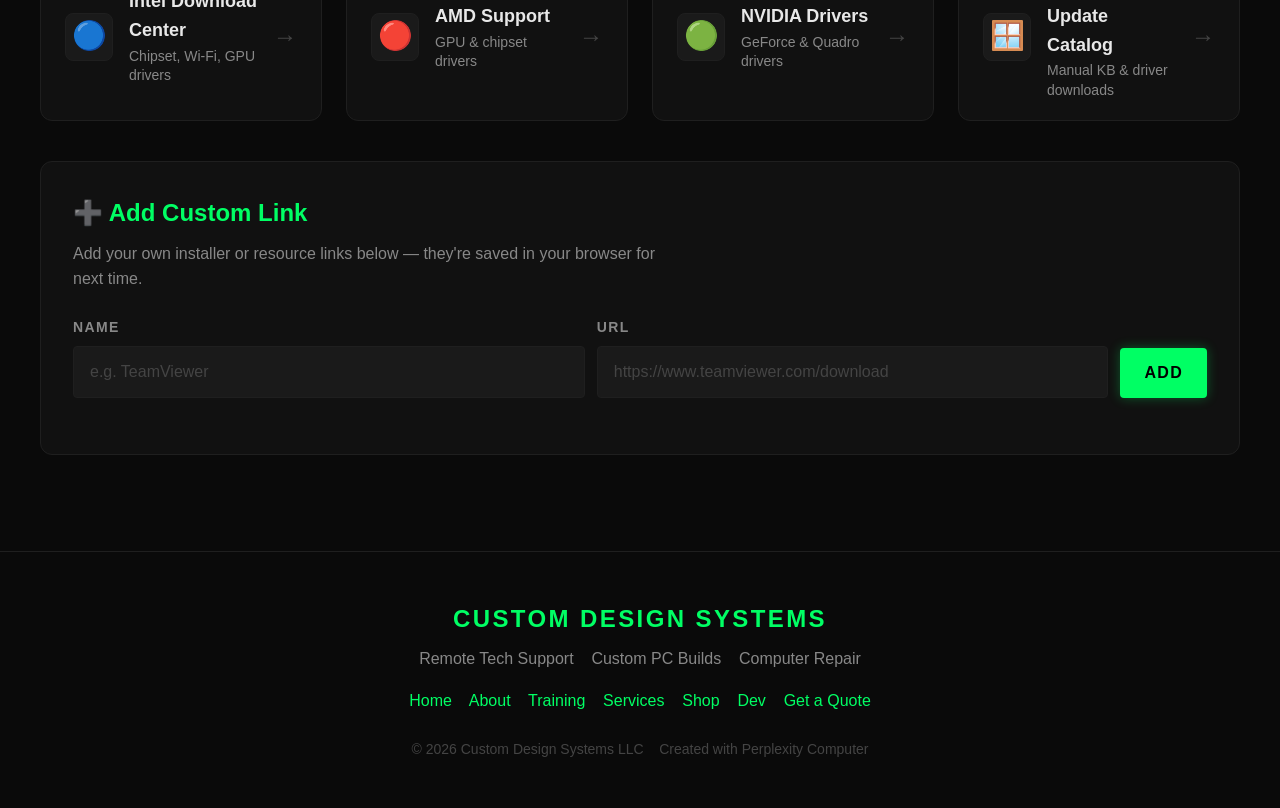
<file: dev.html>
<!DOCTYPE html>
<html lang="en" data-theme="dark">
<head>
<!--
   ______                            __
  / ____/___  ____ ___  ____  __  __/ /____  _____
 / /   / __ \/ __ `__ \/ __ \/ / / / __/ _ \/ ___/
/ /___/ /_/ / / / / / / /_/ / /_/ / /_/  __/ /
\____/\____/_/ /_/ /_/ .___/\__,_/\__/\___/_/
                    /_/
        Created with Perplexity Computer
        https://www.perplexity.ai/computer
-->
<meta name="generator" content="Perplexity Computer">
<meta name="author" content="Perplexity Computer">
<meta property="og:see_also" content="https://www.perplexity.ai/computer">
<link rel="author" href="https://www.perplexity.ai/computer">
<meta charset="UTF-8">
<meta name="viewport" content="width=device-width, initial-scale=1.0">
<title>Dev Hub — Custom Design Systems</title>
<meta name="description" content="Developer tools, GitHub projects, and common installers for new device configuration. CDS Green Dev Hub.">
<link rel="stylesheet" href="base.css">
<link rel="stylesheet" href="style.css">
<style>
  /* ── DEV PAGE HERO ── */
  .dev-hero {
    min-height: 40dvh;
    display: flex;
    align-items: center;
    position: relative;
    overflow: hidden;
    padding-top: 100px;
    padding-bottom: var(--space-12);
  }
  .dev-hero-bg {
    position: absolute;
    inset: 0;
    background:
      radial-gradient(ellipse 80% 60% at 50% 40%, rgba(0,255,100,0.06) 0%, transparent 70%),
      radial-gradient(ellipse 40% 40% at 20% 80%, rgba(201,168,76,0.03) 0%, transparent 60%),
      #050505;
  }
  .dev-hero-grid {
    position: absolute;
    inset: 0;
    background-image:
      linear-gradient(rgba(0,255,100,0.03) 1px, transparent 1px),
      linear-gradient(90deg, rgba(0,255,100,0.03) 1px, transparent 1px);
    background-size: 40px 40px;
    mask-image: radial-gradient(ellipse 80% 80% at 50% 50%, black 30%, transparent 100%);
  }
  .dev-hero-content {
    position: relative;
    z-index: 2;
    max-width: var(--content-wide);
    margin-inline: auto;
    padding-inline: var(--space-8);
    text-align: center;
  }
  .dev-hero-icon {
    font-size: 3rem;
    margin-bottom: var(--space-4);
    filter: drop-shadow(0 0 20px rgba(0,255,100,0.4));
  }
  .dev-hero-title {
    font-family: var(--font-display);
    font-size: var(--text-3xl);
    font-weight: 900;
    color: var(--color-text);
    text-transform: uppercase;
    line-height: 1;
    margin-bottom: var(--space-3);
  }
  .dev-hero-title .green { color: var(--color-primary); text-shadow: 0 0 30px rgba(0,255,100,0.4); }
  .dev-hero-desc {
    font-size: var(--text-base);
    color: var(--color-text-muted);
    max-width: 55ch;
    margin-inline: auto;
    line-height: 1.7;
  }

  /* ── SECTION TAB FILTER ── */
  .section-tabs {
    display: flex;
    gap: var(--space-3);
    flex-wrap: wrap;
    margin-bottom: var(--space-8);
  }
  .tab-btn {
    font-family: var(--font-display);
    font-size: var(--text-xs);
    font-weight: 700;
    color: var(--color-text-muted);
    background: var(--color-surface-2);
    border: 1px solid var(--color-border);
    border-radius: var(--radius-sm);
    padding: var(--space-2) var(--space-5);
    cursor: pointer;
    letter-spacing: 0.1em;
    text-transform: uppercase;
    transition: all 0.2s ease;
  }
  .tab-btn:hover { color: var(--color-primary); border-color: var(--color-border-glow); }
  .tab-btn.active {
    color: #000;
    background: var(--color-primary);
    border-color: var(--color-primary);
    box-shadow: 0 0 12px rgba(0,255,100,0.3);
  }

  /* ── GITHUB PROJECT CARDS ── */
  .project-card {
    background: var(--color-surface-2);
    border: 1px solid var(--color-border);
    border-radius: var(--radius-lg);
    padding: var(--space-6);
    display: flex;
    flex-direction: column;
    gap: var(--space-3);
    transition: border-color 0.3s ease, box-shadow 0.3s ease, transform 0.3s ease;
  }
  .project-card:hover {
    border-color: var(--color-border-glow);
    box-shadow: 0 0 30px rgba(0,255,100,0.08);
    transform: translateY(-2px);
  }
  .project-header {
    display: flex;
    align-items: center;
    gap: var(--space-3);
  }
  .project-icon {
    font-size: 1.5rem;
    flex-shrink: 0;
  }
  .project-name {
    font-family: var(--font-display);
    font-size: var(--text-lg);
    font-weight: 800;
    color: var(--color-primary);
  }
  .project-tag {
    display: inline-flex;
    align-items: center;
    font-size: 0.65rem;
    font-weight: 700;
    letter-spacing: 0.1em;
    text-transform: uppercase;
    padding: 2px 8px;
    border-radius: 999px;
    border: 1px solid currentColor;
    margin-left: auto;
    flex-shrink: 0;
  }
  .tag-tools { color: var(--color-primary); border-color: rgba(0,255,100,0.4); background: rgba(0,255,100,0.08); }
  .tag-game  { color: var(--color-gold); border-color: rgba(201,168,76,0.4); background: rgba(201,168,76,0.08); }
  .tag-site  { color: #60a5fa; border-color: rgba(96,165,250,0.4); background: rgba(96,165,250,0.08); }
  .tag-script{ color: #a78bfa; border-color: rgba(167,139,250,0.4); background: rgba(167,139,250,0.08); }
  .project-desc {
    font-size: var(--text-sm);
    color: var(--color-text-muted);
    line-height: 1.6;
    flex: 1;
  }
  .project-links {
    display: flex;
    gap: var(--space-3);
    flex-wrap: wrap;
    margin-top: auto;
    padding-top: var(--space-3);
    border-top: 1px solid var(--color-border);
  }
  .project-link {
    font-family: var(--font-display);
    font-size: var(--text-xs);
    font-weight: 700;
    color: var(--color-text-muted);
    text-decoration: none;
    letter-spacing: 0.08em;
    text-transform: uppercase;
    padding: var(--space-1) var(--space-3);
    border: 1px solid var(--color-border);
    border-radius: var(--radius-sm);
    transition: all 0.2s ease;
    display: inline-flex;
    align-items: center;
    gap: var(--space-2);
  }
  .project-link:hover {
    color: var(--color-primary);
    border-color: var(--color-border-glow);
    background: var(--color-primary-glow);
  }
  .project-link.pages-link:hover {
    color: var(--color-gold);
    border-color: rgba(201,168,76,0.4);
    background: var(--color-gold-glow);
  }

  /* ── INSTALLER CARDS ── */
  .installer-card {
    background: var(--color-surface-2);
    border: 1px solid var(--color-border);
    border-radius: var(--radius-lg);
    padding: var(--space-5) var(--space-6);
    display: flex;
    align-items: center;
    gap: var(--space-4);
    text-decoration: none;
    transition: border-color 0.3s ease, box-shadow 0.3s ease, transform 0.3s ease;
    cursor: pointer;
  }
  .installer-card:hover {
    border-color: var(--color-border-glow);
    box-shadow: 0 0 20px rgba(0,255,100,0.08);
    transform: translateY(-2px);
  }
  .installer-icon {
    font-size: 1.75rem;
    flex-shrink: 0;
    width: 48px;
    height: 48px;
    display: flex;
    align-items: center;
    justify-content: center;
    background: var(--color-surface-3);
    border-radius: var(--radius-md);
    border: 1px solid var(--color-border);
  }
  .installer-info { flex: 1; min-width: 0; }
  .installer-name {
    font-family: var(--font-display);
    font-size: var(--text-base);
    font-weight: 800;
    color: var(--color-text);
    margin-bottom: 2px;
  }
  .installer-desc {
    font-size: var(--text-xs);
    color: var(--color-text-muted);
    line-height: 1.4;
  }
  .installer-arrow {
    font-size: var(--text-lg);
    color: var(--color-text-faint);
    flex-shrink: 0;
    transition: color 0.2s ease, transform 0.2s ease;
  }
  .installer-card:hover .installer-arrow {
    color: var(--color-primary);
    transform: translateX(4px);
  }

  /* Category header for installer groups */
  .category-header {
    font-family: var(--font-display);
    font-size: var(--text-sm);
    font-weight: 800;
    color: var(--color-gold);
    letter-spacing: 0.15em;
    text-transform: uppercase;
    margin-top: var(--space-8);
    margin-bottom: var(--space-4);
    padding-bottom: var(--space-2);
    border-bottom: 1px solid rgba(201,168,76,0.2);
    display: flex;
    align-items: center;
    gap: var(--space-3);
  }
  .category-header:first-of-type { margin-top: 0; }

  /* ── CUSTOM LINK FORM ── */
  .add-link-section {
    margin-top: var(--space-10);
    padding: var(--space-8);
    background: var(--color-surface-2);
    border: 1px solid var(--color-border);
    border-radius: var(--radius-lg);
  }
  .add-link-title {
    font-family: var(--font-display);
    font-size: var(--text-lg);
    font-weight: 800;
    color: var(--color-primary);
    margin-bottom: var(--space-2);
  }
  .add-link-desc {
    font-size: var(--text-sm);
    color: var(--color-text-muted);
    margin-bottom: var(--space-6);
  }
  .add-link-form {
    display: grid;
    grid-template-columns: 1fr 1fr auto;
    gap: var(--space-3);
    align-items: end;
  }
  @media (max-width: 600px) {
    .add-link-form { grid-template-columns: 1fr; }
  }
  .form-group label {
    display: block;
    font-family: var(--font-display);
    font-size: var(--text-xs);
    font-weight: 700;
    color: var(--color-text-muted);
    letter-spacing: 0.1em;
    text-transform: uppercase;
    margin-bottom: var(--space-2);
  }
  .form-group input {
    width: 100%;
    background: var(--color-surface-3);
    border: 1px solid var(--color-border);
    border-radius: var(--radius-sm);
    padding: var(--space-3) var(--space-4);
    font-size: var(--text-sm);
    color: var(--color-text);
  }
  .form-group input:focus {
    outline: none;
    border-color: var(--color-primary);
    box-shadow: 0 0 8px rgba(0,255,100,0.2);
  }
  .form-group input::placeholder { color: var(--color-text-faint); }
  .btn-add {
    font-family: var(--font-display);
    font-size: var(--text-sm);
    font-weight: 700;
    color: #000;
    background: var(--color-primary);
    padding: var(--space-3) var(--space-6);
    border-radius: var(--radius-sm);
    border: none;
    cursor: pointer;
    letter-spacing: 0.08em;
    text-transform: uppercase;
    box-shadow: 0 0 12px rgba(0,255,100,0.3);
    white-space: nowrap;
  }
  .btn-add:hover { background: var(--color-gold-bright); box-shadow: var(--shadow-gold); }

  /* Custom links grid */
  #custom-links-grid {
    margin-top: var(--space-6);
  }
  .custom-link-badge {
    position: absolute;
    top: var(--space-2);
    right: var(--space-2);
    font-size: 0.6rem;
    font-weight: 700;
    color: var(--color-gold);
    letter-spacing: 0.1em;
    text-transform: uppercase;
    background: rgba(201,168,76,0.1);
    border: 1px solid rgba(201,168,76,0.3);
    padding: 1px 6px;
    border-radius: 999px;
  }
  .custom-installer-card {
    position: relative;
  }
  .remove-custom {
    position: absolute;
    top: var(--space-2);
    right: var(--space-2);
    width: 20px;
    height: 20px;
    border-radius: 50%;
    background: rgba(255,59,59,0.15);
    border: 1px solid rgba(255,59,59,0.3);
    color: var(--color-danger);
    font-size: 0.75rem;
    display: flex;
    align-items: center;
    justify-content: center;
    cursor: pointer;
    opacity: 0;
    transition: opacity 0.2s ease;
  }
  .custom-installer-card:hover .remove-custom { opacity: 1; }
  .remove-custom:hover { background: rgba(255,59,59,0.3); }

  /* ── QUICK COMMAND CARDS ── */
  .cmd-card {
    background: var(--color-surface-2);
    border: 1px solid var(--color-border);
    border-radius: var(--radius-lg);
    padding: var(--space-5) var(--space-6);
    cursor: pointer;
    transition: border-color 0.3s ease, box-shadow 0.3s ease;
  }
  .cmd-card:hover {
    border-color: var(--color-border-glow);
    box-shadow: 0 0 20px rgba(0,255,100,0.08);
  }
  .cmd-title {
    font-family: var(--font-display);
    font-size: var(--text-sm);
    font-weight: 800;
    color: var(--color-text);
    margin-bottom: var(--space-2);
    display: flex;
    align-items: center;
    gap: var(--space-2);
  }
  .cmd-code {
    font-family: 'Courier New', monospace;
    font-size: var(--text-xs);
    color: var(--color-primary);
    background: var(--color-surface-3);
    border: 1px solid var(--color-border);
    border-radius: var(--radius-sm);
    padding: var(--space-2) var(--space-3);
    display: block;
    overflow-x: auto;
    white-space: pre;
    line-height: 1.5;
  }
  .cmd-hint {
    font-size: var(--text-xs);
    color: var(--color-text-faint);
    margin-top: var(--space-2);
  }
  .copy-toast {
    position: fixed;
    bottom: var(--space-8);
    left: 50%;
    transform: translateX(-50%) translateY(20px);
    background: var(--color-primary);
    color: #000;
    font-family: var(--font-display);
    font-size: var(--text-sm);
    font-weight: 700;
    padding: var(--space-3) var(--space-6);
    border-radius: var(--radius-sm);
    box-shadow: var(--shadow-green);
    opacity: 0;
    pointer-events: none;
    transition: all 0.3s ease;
    z-index: 200;
    letter-spacing: 0.08em;
    text-transform: uppercase;
  }
  .copy-toast.show { opacity: 1; transform: translateX(-50%) translateY(0); }
</style>
</head>
<body>

<!-- PAGE TRANSITION LOADER -->
<div id="page-loader">
  <video id="loader-video" src="Green-Hornet-Wings.mp4" muted playsinline></video>
  <div id="loader-text">Loading...</div>
</div>

<!-- NAVIGATION -->
<nav id="navbar">
  <a href="index.html" class="nav-logo">
    <img src="Green-Hornet-Warrior.jpg" alt="CDS Logo">
    <div class="nav-logo-text">
      <span class="nav-logo-name">Custom Design Systems</span>
      <span class="nav-logo-tagline">Tech Support · Builds · Repair</span>
    </div>
  </a>
  <ul class="nav-links" id="nav-links">
    <li><a href="index.html">Home</a></li>
    <li><a href="about.html">About</a></li>
    <li><a href="training.html">Training</a></li>
    <li><a href="services.html">Services</a></li>
    <li><a href="shop.html">Shop</a></li>
    <li><a href="dev.html" class="active">Dev</a></li>
    <li><a href="services.html#invoice" class="nav-cta">Get a Quote</a></li>
  </ul>
  <button class="nav-hamburger" id="hamburger" aria-label="Toggle menu">
    <span></span><span></span><span></span>
  </button>
</nav>

<!-- DEV HERO -->
<section class="dev-hero">
  <div class="dev-hero-bg"></div>
  <div class="dev-hero-grid"></div>
  <div class="dev-hero-content">
    <div class="dev-hero-icon">🧰</div>
    <h1 class="dev-hero-title"><span class="green">Dev</span> Hub</h1>
    <p class="dev-hero-desc">GitHub projects, automation scripts, and quick-access installers for new device configuration. Everything a tech needs in one place.</p>
  </div>
</section>

<!-- ═══════════════════════════════════════════════════════════
     SECTION 1: GITHUB PROJECTS
     ═══════════════════════════════════════════════════════════ -->
<section class="section" style="background: var(--color-surface);">
  <div class="container">
    <div class="section-label">GitHub Projects</div>
    <h2 class="section-title">Open Source <span>Tools & Sites</span></h2>
    <div class="glow-line"></div>

    <div class="section-tabs">
      <button class="tab-btn active" data-filter="all">All</button>
      <button class="tab-btn" data-filter="tools">🛠️ Tools</button>
      <button class="tab-btn" data-filter="game">🎮 Games</button>
      <button class="tab-btn" data-filter="site">🌐 Sites</button>
      <button class="tab-btn" data-filter="script">📜 Scripts</button>
    </div>

    <div class="grid-3" id="projects-grid">

      <!-- green-tools -->
      <div class="project-card fade-in" data-category="tools">
        <div class="project-header">
          <div class="project-icon">🛠️</div>
          <div class="project-name">green-tools</div>
          <span class="project-tag tag-tools">Tools</span>
        </div>
        <p class="project-desc">PowerShell toolkit for Windows — WinGet automation, app scanning, Office 365 modules, system debloat, and a visual dashboard. One-liner bootstrap install.</p>
        <div class="project-links">
          <a href="https://github.com/GreenHornet-Dev/green-tools" target="_blank" rel="noopener" class="project-link">⬡ Repo</a>
          <a href="https://greenhornet-dev.github.io/green-tools/" target="_blank" rel="noopener" class="project-link pages-link">🌐 Pages</a>
        </div>
      </div>

      <!-- little-helper -->
      <div class="project-card fade-in" data-category="tools">
        <div class="project-header">
          <div class="project-icon">🤖</div>
          <div class="project-name">little-helper</div>
          <span class="project-tag tag-tools">Tools</span>
        </div>
        <p class="project-desc">My Little Helper v2.5.3 — Java console tool for Windows 11. WinGet automation, email header analysis, web snapshots, keyboard shortcuts, deployment checklists.</p>
        <div class="project-links">
          <a href="https://github.com/GreenHornet-Dev/little-helper" target="_blank" rel="noopener" class="project-link">⬡ Repo</a>
          <a href="https://greenhornet-dev.github.io/little-helper/" target="_blank" rel="noopener" class="project-link pages-link">🌐 Pages</a>
        </div>
      </div>

      <!-- lsagent-mac -->
      <div class="project-card fade-in" data-category="script">
        <div class="project-header">
          <div class="project-icon">🍎</div>
          <div class="project-name">lsagent-mac</div>
          <span class="project-tag tag-script">Script</span>
        </div>
        <p class="project-desc">macOS scripts for Lansweeper Agent (LsAgent) force rescan and GoTo Resolve remote execution template. Field-tech ready.</p>
        <div class="project-links">
          <a href="https://github.com/GreenHornet-Dev/lsagent-mac" target="_blank" rel="noopener" class="project-link">⬡ Repo</a>
          <a href="https://greenhornet-dev.github.io/lsagent-mac/" target="_blank" rel="noopener" class="project-link pages-link">🌐 Pages</a>
        </div>
      </div>

      <!-- tank-rivals -->
      <div class="project-card fade-in" data-category="game">
        <div class="project-header">
          <div class="project-icon">🎮</div>
          <div class="project-name">tank-rivals</div>
          <span class="project-tag tag-game">Game</span>
        </div>
        <p class="project-desc">2-player local-network artillery game — 8 battle skins, garage upgrades, WebRTC multiplayer via PeerJS. Built with Perplexity Computer.</p>
        <div class="project-links">
          <a href="https://github.com/GreenHornet-Dev/tank-rivals" target="_blank" rel="noopener" class="project-link">⬡ Repo</a>
          <a href="https://greenhornet-dev.github.io/tank-rivals/" target="_blank" rel="noopener" class="project-link pages-link">🎮 Play</a>
        </div>
      </div>

      <!-- winter-blast -->
      <div class="project-card fade-in" data-category="game">
        <div class="project-header">
          <div class="project-icon">❄️</div>
          <div class="project-name">winter-blast</div>
          <span class="project-tag tag-game">Game</span>
        </div>
        <p class="project-desc">Learn to type with a snowy winter blast. Typing practice game with a frosty twist — built by Green.</p>
        <div class="project-links">
          <a href="https://github.com/GreenHornet-Dev/winter-blast" target="_blank" rel="noopener" class="project-link">⬡ Repo</a>
          <a href="https://greenhornet-dev.github.io/winter-blast/" target="_blank" rel="noopener" class="project-link pages-link">🎮 Play</a>
        </div>
      </div>

      <!-- cds-green -->
      <div class="project-card fade-in" data-category="site">
        <div class="project-header">
          <div class="project-icon">🌐</div>
          <div class="project-name">cds-green</div>
          <span class="project-tag tag-site">Site</span>
        </div>
        <p class="project-desc">Custom Design Systems website — the site you're on right now. Remote tech support, custom PC builds, and repair services.</p>
        <div class="project-links">
          <a href="https://github.com/GreenHornet-Dev/cds-green" target="_blank" rel="noopener" class="project-link">⬡ Repo</a>
          <a href="https://greenhornet-dev.github.io/cds-green/" target="_blank" rel="noopener" class="project-link pages-link">🌐 Live</a>
        </div>
      </div>

      <!-- shay-posh -->
      <div class="project-card fade-in" data-category="site">
        <div class="project-header">
          <div class="project-icon">💅</div>
          <div class="project-name">shay-posh</div>
          <span class="project-tag tag-site">Site</span>
        </div>
        <p class="project-desc">Posh storefront and order interface. Connected to the CDS business for product sales and hobby income tracking.</p>
        <div class="project-links">
          <a href="https://github.com/GreenHornet-Dev/shay-posh" target="_blank" rel="noopener" class="project-link">⬡ Repo</a>
          <a href="https://greenhornet-dev.github.io/shay-posh/" target="_blank" rel="noopener" class="project-link pages-link">🌐 Pages</a>
        </div>
      </div>

      <!-- Time-Clock -->
      <div class="project-card fade-in" data-category="tools">
        <div class="project-header">
          <div class="project-icon">⏰</div>
          <div class="project-name">Time-Clock</div>
          <span class="project-tag tag-tools">Tools</span>
        </div>
        <p class="project-desc">Time Clock ADP to DTS converter. Streamlines time tracking data transfer between payroll systems.</p>
        <div class="project-links">
          <a href="https://github.com/GreenHornet-Dev/Time-Clock" target="_blank" rel="noopener" class="project-link">⬡ Repo</a>
          <a href="https://greenhornet-dev.github.io/Time-Clock/" target="_blank" rel="noopener" class="project-link pages-link">🌐 Pages</a>
        </div>
      </div>

      <!-- Green-Builds -->
      <div class="project-card fade-in" data-category="tools">
        <div class="project-header">
          <div class="project-icon">🏗️</div>
          <div class="project-name">Green-Builds</div>
          <span class="project-tag tag-tools">Tools</span>
        </div>
        <p class="project-desc">GitHub Green Build — build configurations and deployment resources for CDS projects.</p>
        <div class="project-links">
          <a href="https://github.com/GreenHornet-Dev/Green-Builds" target="_blank" rel="noopener" class="project-link">⬡ Repo</a>
        </div>
      </div>

    </div>
  </div>
</section>

<!-- ═══════════════════════════════════════════════════════════
     SECTION 2: QUICK COMMANDS
     ═══════════════════════════════════════════════════════════ -->
<section class="section">
  <div class="container">
    <div class="section-label">Quick Commands</div>
    <h2 class="section-title">One-Liner <span>Installs</span></h2>
    <div class="glow-line"></div>
    <div class="grid-3" id="cmd-grid">
       
      <div class="cmd-card" onclick="copyCmd(this)">
        <div class="cmd-title">🛠️ Green Tools Bootstrap</div>
        <code class="cmd-code">iex (iwr -uri "https://raw.githubusercontent.com/GreenHornet-Dev/green-tools/main/Install-GreenTools-BOOTSTRAP.ps1" -UseBasicParsing).Content</code>
        <div class="cmd-hint">Run in PowerShell as Admin — downloads all scripts to C:\Green Tools</div>
      </div>

      <div class="cmd-card" onclick="copyCmd(this)">
        <div class="cmd-title">🍎 LsAgent Mac Force Rescan</div>
        <code class="cmd-code">git clone https://github.com/GreenHornet-Dev/lsagent-mac.git && cd lsagent-mac && chmod +x force-rescan-lsagent.sh && sudo ./force-rescan-lsagent.sh</code>
        <div class="cmd-hint">Run in Terminal — clones and executes the Lansweeper rescan</div>
      </div>

      <div class="cmd-card" onclick="copyCmd(this)">
        <div class="cmd-title">📦 WinGet Update All</div>
        <code class="cmd-code">winget upgrade --all --accept-source-agreements --accept-package-agreements</code>
        <div class="cmd-hint">PowerShell — updates all installed WinGet packages</div>
      </div>

      <div class="cmd-card" onclick="copyCmd(this)">
        <div class="cmd-title">🔄 Windows Update via PowerShell</div>
        <code class="cmd-code">Install-Module PSWindowsUpdate -Force; Import-Module PSWindowsUpdate; Get-WindowsUpdate -Install -AcceptAll -AutoReboot</code>
        <div class="cmd-hint">PowerShell as Admin — installs all pending Windows updates</div>
      </div>

<div class="cmd-card" onclick="copyCmd(this)">
        <div class="cmd-title">🛠️ Winget-Graph-VPN</div>
        <code class="cmd-code"># -----------------------------
# 1. Ensure script is running as Administrator
# -----------------------------
$IsAdmin = ([Security.Principal.WindowsPrincipal] `
    [Security.Principal.WindowsIdentity]::GetCurrent() `
).IsInRole([Security.Principal.WindowsBuiltInRole]::Administrator)

if (-not $IsAdmin) {
    Write-Host "Restarting PowerShell as Administrator..."
    Start-Process powershell "-File `"$PSCommandPath`"" -Verb RunAs
    exit
}

Write-Host "Running as Administrator ✔️"

# -----------------------------
# 2. Verify winget exists
# -----------------------------
if (-not (Get-Command winget -ErrorAction SilentlyContinue)) {
    Write-Host "winget not found. Installing App Installer..."
    Invoke-WebRequest -Uri https://aka.ms/getwinget -OutFile winget.msixbundle
    Add-AppxPackage winget.msixbundle
} else {
    Write-Host "winget is installed ✔️"
}

# -----------------------------
# 3. Install Microsoft.Graph module (if missing)
# -----------------------------
if (-not (Get-Module -ListAvailable Microsoft.Graph)) {
    Write-Host "Installing Microsoft Graph module..."
    Install-Module Microsoft.Graph -Scope AllUsers -Force
} else {
    Write-Host "Microsoft.Graph module already installed ✔️"
}

Import-Module Microsoft.Graph

# -----------------------------
# 4. Connect to Microsoft Graph
# -----------------------------
Write-Host "Connecting to Microsoft Graph..."
Connect-MgGraph -Scopes "User.Read.All","Directory.Read.All","Device.Read.All"

# -----------------------------
# 5. VPN Verification (customizable)
# -----------------------------
Write-Host "Checking VPN status..."

$vpn = Get-VpnConnection -ErrorAction SilentlyContinue

if ($vpn) {
    foreach ($v in $vpn) {
        Write-Host "VPN: $($v.Name) — Status: $($v.ConnectionStatus)"
    }
} else {
    Write-Host "No VPN profiles found."
}

Write-Host "Setup complete ✔️" -UseBasicParsing).Content</code>
        <div class="cmd-hint">Run in PowerShell as Admin — downloads all scripts to C:\Green Tools</div>
      </div>
             
    </div>
  </div>
</section>

<!-- ═══════════════════════════════════════════════════════════
     SECTION 3: COMMON INSTALLERS
     ═══════════════════════════════════════════════════════════ -->
<section class="section" style="background: var(--color-surface);">
  <div class="container">
    <div class="section-label">New Device Config</div>
    <h2 class="section-title">Common <span>Installers</span></h2>
    <div class="glow-line"></div>

    <!-- Browsers & Communication -->
    <div class="category-header">🌐 Browsers & Communication</div>
    <div class="grid-3" id="installers-browsers">

      <a href="https://www.google.com/chrome/" target="_blank" rel="noopener" class="installer-card">
        <div class="installer-icon">🌐</div>
        <div class="installer-info">
          <div class="installer-name">Google Chrome</div>
          <div class="installer-desc">Web browser</div>
        </div>
        <div class="installer-arrow">→</div>
      </a>

      <a href="https://www.mozilla.org/firefox/new/" target="_blank" rel="noopener" class="installer-card">
        <div class="installer-icon">🦊</div>
        <div class="installer-info">
          <div class="installer-name">Mozilla Firefox</div>
          <div class="installer-desc">Web browser</div>
        </div>
        <div class="installer-arrow">→</div>
      </a>

      <a href="https://zoom.us/download" target="_blank" rel="noopener" class="installer-card">
        <div class="installer-icon">📹</div>
        <div class="installer-info">
          <div class="installer-name">Zoom</div>
          <div class="installer-desc">Video conferencing</div>
        </div>
        <div class="installer-arrow">→</div>
      </a>

      <a href="https://www.microsoft.com/en-us/microsoft-teams/download-app" target="_blank" rel="noopener" class="installer-card">
        <div class="installer-icon">💬</div>
        <div class="installer-info">
          <div class="installer-name">Microsoft Teams</div>
          <div class="installer-desc">Chat & collaboration</div>
        </div>
        <div class="installer-arrow">→</div>
      </a>

      <a href="https://slack.com/downloads" target="_blank" rel="noopener" class="installer-card">
        <div class="installer-icon">💬</div>
        <div class="installer-info">
          <div class="installer-name">Slack</div>
          <div class="installer-desc">Team messaging</div>
        </div>
        <div class="installer-arrow">→</div>
      </a>

    </div>

    <!-- Productivity & Office -->
    <div class="category-header">📗 Productivity & Office</div>
    <div class="grid-3" id="installers-productivity">

      <a href="https://m365.cloud.microsoft/" target="_blank" rel="noopener" class="installer-card">
        <div class="installer-icon">📗</div>
        <div class="installer-info">
          <div class="installer-name">Microsoft 365</div>
          <div class="installer-desc">Office suite — Word, Excel, Outlook</div>
        </div>
        <div class="installer-arrow">→</div>
      </a>

      <a href="https://www.adobe.com/acrobat/pdf-reader.html" target="_blank" rel="noopener" class="installer-card">
        <div class="installer-icon">📕</div>
        <div class="installer-info">
          <div class="installer-name">Adobe Acrobat Reader</div>
          <div class="installer-desc">PDF viewer & editor</div>
        </div>
        <div class="installer-arrow">→</div>
      </a>

      <a href="https://emojidb.org/emoji-emojis" target="_blank" rel="noopener" class="installer-card">
        <div class="installer-icon">☠</div>
        <div class="installer-info">
          <div class="installer-name">Emoji DB</div>
          <div class="installer-desc">Emoji Database</div>
        </div>
        <div class="installer-arrow">→</div>
      </a>

      <a href="https://www.libreoffice.org/download/download/" target="_blank" rel="noopener" class="installer-card">
        <div class="installer-icon">📊</div>
        <div class="installer-info">
          <div class="installer-name">LibreOffice</div>
          <div class="installer-desc">Free office suite alternative</div>
        </div>
        <div class="installer-arrow">→</div>
      </a>

    </div>

    <!-- Dev Tools -->
    <div class="category-header">👽👽Developer Tools👽👽</div>
    <div class="grid-3" id="installers-dev">

      <a href="https://code.visualstudio.com/download" target="_blank" rel="noopener" class="installer-card">
        <div class="installer-icon">📎</div>
        <div class="installer-info">
          <div class="installer-name">VS Code</div>
          <div class="installer-desc">Code editor</div>
        </div>
        <div class="installer-arrow">→</div>
      </a>

      <a href="https://git-scm.com/downloads" target="_blank" rel="noopener" class="installer-card">
        <div class="installer-icon">👾</div>
        <div class="installer-info">
          <div class="installer-name">Git</div>
          <div class="installer-desc">Version control</div>
        </div>
        <div class="installer-arrow">→</div>
      </a>

      <a href="https://desktop.github.com/" target="_blank" rel="noopener" class="installer-card">
        <div class="installer-icon">👾</div>
        <div class="installer-info">
          <div class="installer-name">GitHub Desktop</div>
          <div class="installer-desc">GUI for Git + GitHub</div>
        </div>
        <div class="installer-arrow">→</div>
      </a>

      <a href="https://nodejs.org/en/download/" target="_blank" rel="noopener" class="installer-card">
        <div class="installer-icon">👽</div>
        <div class="installer-info">
          <div class="installer-name">Node.js</div>
          <div class="installer-desc">JavaScript runtime (LTS)</div>
        </div>
        <div class="installer-arrow">→</div>
      </a>

      <a href="https://www.python.org/downloads/" target="_blank" rel="noopener" class="installer-card">
        <div class="installer-icon">🐍</div>
        <div class="installer-info">
          <div class="installer-name">Python</div>
          <div class="installer-desc">Programming language</div>
        </div>
        <div class="installer-arrow">→</div>
      </a>

      <a href="https://javadl.oracle.com/webapps/download/AutoDL?BundleId=252907_0d06828d282343ea81775b28020a7cd3" target="_blank" rel="noopener" class="installer-card">
        <div class="installer-icon">☕</div>
        <div class="installer-info">
          <div class="installer-name">Oracle Java SE - Win 11 64-bit</div>
          <div class="installer-desc">Java SE Version 8 update 481</div>
        </div>
        <div class="installer-arrow">→</div>
      </a>
       
      <a href="https://download.oracle.com/java/26/latest/jdk-26_windows-x64_bin.msi" target="_blank" rel="noopener" class="installer-card">
        <div class="installer-icon">☕</div>
        <div class="installer-info">
          <div class="installer-name">Java SE JDK 26 - Win 11 64-bit MSI</div>
          <div class="installer-desc">Oracle - Java SE JDK 26 Win 11 64-bit MSI</div>
        </div>
        <div class="installer-arrow">→</div>
      </a>
       
      <a href="https://aka.ms/ssms/22/release/vs_SSMS.exe" target="_blank" rel="noopener" class="installer-card">
        <div class="installer-icon">☠</div>
        <div class="installer-info">
          <div class="installer-name">SQL Server Management Studio 22</div>
          <div class="installer-desc">SQL Server Management Studio 22</div>
        </div>
        <div class="installer-arrow">→</div>
      </a>

      <a href="https://the.earth.li/~sgtatham/putty/latest/w64/putty-64bit-0.83-installer.msi" target="_blank" rel="noopener" class="installer-card">
        <div class="installer-icon">🕳️</div>
        <div class="installer-info">
          <div class="installer-name">Putty</div>
          <div class="installer-desc">Putty .083</div>
        </div>
        <div class="installer-arrow">→</div>
      </a>

      <a href="https://www.jetbrains.com/idea/download/" target="_blank" rel="noopener" class="installer-card">
        <div class="installer-icon">🧠</div>
        <div class="installer-info">
          <div class="installer-name">IntelliJ IDEA</div>
          <div class="installer-desc">Java IDE</div>
        </div>
        <div class="installer-arrow">→</div>
      </a>

    </div>

    <!-- Remote Support & IT -->
    <div class="category-header"> Remote Support & IT</div>
    <div class="grid-3" id="installers-it">

      <a href="https://anydesk.com/en/downloads" target="_blank" rel="noopener" class="installer-card">
        <div class="installer-icon">🖥️</div>
        <div class="installer-info">
          <div class="installer-name">AnyDesk</div>
          <div class="installer-desc">Remote desktop</div>
        </div>
        <div class="installer-arrow">→</div>
      </a>

      <a href="https://download.teamviewer.com/download/TeamViewer_Setup_x64.exe" target="_blank" rel="noopener" class="installer-card">
        <div class="installer-icon">↔️</div>
        <div class="installer-info">
          <div class="installer-name">Team Viewer Setup x64</div>
          <div class="installer-desc">Remote management & support</div>
        </div>
        <div class="installer-arrow">→</div>
      </a>
       
      <a href="https://www.goto.com/it-management/resolve" target="_blank" rel="noopener" class="installer-card">
        <div class="installer-icon">🔄</div>
        <div class="installer-info">
          <div class="installer-name">GoTo Resolve</div>
          <div class="installer-desc">Remote management & support</div>
        </div>
        <div class="installer-arrow">→</div>
      </a>
       
      <a href="https://winscp.net/download/WinSCP-6.5.6-Setup.exe/download" target="_blank" rel="noopener" class="installer-card">
        <div class="installer-icon">🔧</div>
        <div class="installer-info">
          <div class="installer-name">WinSCP</div>
          <div class="installer-desc">Win SCP - SSH Connect</div>
        </div>
        <div class="installer-arrow">→</div>
      </a>
       
      <a href="https://download.filezilla-project.org/client/FileZilla_3.69.6_win64_sponsored2-setup.exe" target="_blank" rel="noopener" class="installer-card">
        <div class="installer-icon">🔧</div>
        <div class="installer-info">
          <div class="installer-name">File Zilla</div>
          <div class="installer-desc">File Zilla - FTP/SFTP Data</div>
        </div>
        <div class="installer-arrow">→</div>
      </a>
       
      <a href="https://www.ultraedit.com/downloads/ultraedit-download-thank-you/" target="_blank" rel="noopener" class="installer-card">
        <div class="installer-icon">🔧</div>
        <div class="installer-info">
          <div class="installer-name">Ultra Edit</div>
          <div class="installer-desc">Ultra Edit Win 11 x64</div>
        </div>
        <div class="installer-arrow">→</div>
      </a>

       <a href="https://software.download.prss.microsoft.com/dbazure/Win11_25H2_English_x64_v2.iso?t=0d6504e7-2e61-447c-be61-ef8ed3849a8c&P1=1774575763&P2=601&P3=2&P4=SWBeSK%2fLHlpiddvCAYkB5LTSkgxFv57T731rh8dYdULv3bBXGFhiTx11s7jWDJBB%2byLR%2fj2bSvofU3mpUJLDyz9NhJF4TJa5oTRbrAMFDE9AIaLe%2bJ2eVA8b7MIgSVuG4s%2fsJ5kKA%2ba4EprWGkKpZCedDOoGxijAGN60I9cFMiArpPuiT9TUoDs2Pi9x%2b2cSdSYdG9Epp4Nu3hfiAbBx94AMgF7y8gu2Q44BG3z9ry50P2PdEkXwQyIB4owp1uAZyL4Yf928hc1cAPbykAsHBppX%2fHSOajU75W8EVV0vv5nxM1AXMccE1JyHa8iuK8HbKLvrg7sPNKCFVeRS1evXMQ%3d%3d" target="_blank" rel="noopener" class="installer-card">
        <div class="installer-icon">♻️</div>
        <div class="installer-info">
          <div class="installer-name">Win 11 ISO Download</div>
          <div class="installer-desc">Windows 11 25H2 ISO</div>
        </div>
        <div class="installer-arrow">→</div>
      </a>
       
       <a href="https://go.microsoft.com/fwlink/?linkid=2156295" target="_blank" rel="noopener" class="installer-card">
        <div class="installer-icon">♻️</div>
        <div class="installer-info">
          <div class="installer-name">Win 11 Media Creation Tool </div>
          <div class="installer-desc">Windows 11 25H2 Create Boot Disk - USB</div>
        </div>
        <div class="installer-arrow">→</div>
      </a>

      <a href="https://www.lansweeper.com/download/" target="_blank" rel="noopener" class="installer-card">
        <div class="installer-icon">📡</div>
        <div class="installer-info">
          <div class="installer-name">Lansweeper</div>
          <div class="installer-desc">IT asset discovery & inventory</div>
        </div>
        <div class="installer-arrow">→</div>
      </a>

      <a href="https://tailscale.com/download" target="_blank" rel="noopener" class="installer-card">
        <div class="installer-icon">🔒</div>
        <div class="installer-info">
          <div class="installer-name">Tailscale</div>
          <div class="installer-desc">Mesh VPN — zero-config WireGuard</div>
        </div>
        <div class="installer-arrow">→</div>
      </a>

      <a href="https://downloads.nordcdn.com/apps/windows/NordVPN/latest/NordInstaller.exe" target="_blank" rel="noopener" class="installer-card">
        <div class="installer-icon">🔒💸</div>
        <div class="installer-info">
          <div class="installer-name">NordVPN</div>
          <div class="installer-desc">NordVPN - Secure your Connection</div>
        </div>
        <div class="installer-arrow">→</div>
      </a>

      <a href="https://downloads.npass.app/windows/NordPassSetup.exe" target="_blank" rel="noopener" class="installer-card">
        <div class="installer-icon">🔒💸</div>
        <div class="installer-info">
          <div class="installer-name">NordPass</div>
          <div class="installer-desc">Password Manager</div>
        </div>
        <div class="installer-arrow">→</div>
      </a>

      <a href="https://c.1password.com/dist/1P/win8/1PasswordSetup-latest.msixbundle" target="_blank" rel="noopener" class="installer-card">
        <div class="installer-icon">🔒💸</div>
        <div class="installer-info">
          <div class="installer-name">1Password - Win 11</div>
          <div class="installer-desc">Password Manager</div>
        </div>
        <div class="installer-arrow">→</div>
      </a>
       
      <a href="https://www.yubico.com/setup/" target="_blank" rel="noopener" class="installer-card">
        <div class="installer-icon">🔑</div>
        <div class="installer-info">
          <div class="installer-name">YubiKey Setup</div>
          <div class="installer-desc">Hardware security key config</div>
        </div>
        <div class="installer-arrow">→</div>
      </a>

      <a href="https://learn.microsoft.com/en-us/sysinternals/downloads/" target="_blank" rel="noopener" class="installer-card">
        <div class="installer-icon">🛠️</div>
        <div class="installer-info">
          <div class="installer-name">Sysinternals Suite</div>
          <div class="installer-desc">Advanced Windows utilities</div>
        </div>
        <div class="installer-arrow">→</div>
      </a>
       
      <a href="https://download.microsoft.com/download/3/f/4/3f4c6a54-65f0-4164-bdec-a3411ba24d3a/PortQryUI.exe" target="_blank" rel="noopener" class="installer-card">
        <div class="installer-icon">🖧</div>
        <div class="installer-info">
          <div class="installer-name">PortQryUI</div>
          <div class="installer-desc">Advanced Windows utilities</div>
        </div>
        <div class="installer-arrow">→</div>
      </a>

    </div>

    <!-- Security & Utilities -->
    <div class="category-header">🛡️ Security & Utilities</div>
    <div class="grid-3" id="installers-security">

      <a href="https://www.malwarebytes.com/mwb-download" target="_blank" rel="noopener" class="installer-card">
        <div class="installer-icon">🛡️</div>
        <div class="installer-info">
          <div class="installer-name">Malwarebytes</div>
          <div class="installer-desc">Malware scanner & removal</div>
        </div>
        <div class="installer-arrow">→</div>
      </a>

      <a href="https://www.7-zip.org/download.html" target="_blank" rel="noopener" class="installer-card">
        <div class="installer-icon">📦</div>
        <div class="installer-info">
          <div class="installer-name">7-Zip</div>
          <div class="installer-desc">File archiver</div>
        </div>
        <div class="installer-arrow">→</div>
      </a>

      <a href="https://notepad-plus-plus.org/downloads/" target="_blank" rel="noopener" class="installer-card">
        <div class="installer-icon">📝</div>
        <div class="installer-info">
          <div class="installer-name">Notepad++</div>
          <div class="installer-desc">Text editor for Windows</div>
        </div>
        <div class="installer-arrow">→</div>
      </a>
       
      <a href="https://github.com/greenshot/greenshot/releases/download/v1.3.315/Greenshot-INSTALLER-1.3.315-RELEASE.exe" target="_blank" rel="noopener" class="installer-card">
        <div class="installer-icon">📸</div>
        <div class="installer-info">
          <div class="installer-name">Greenshot</div>
          <div class="installer-desc">Screen Shot Tools and Image Editor</div>
        </div>
        <div class="installer-arrow">→</div>
      </a>
       
      <a href="https://dappcdn.com/download/graphic-apps/irfanview" target="_blank" rel="noopener" class="installer-card">
        <div class="installer-icon">🖼️</div>
        <div class="installer-info">
          <div class="installer-name">IrfanView</div>
          <div class="installer-desc">Photo tools for Windows</div>
        </div>
        <div class="installer-arrow">→</div>
      </a>


      <a href="https://www.cpuid.com/downloads/cpu-z/cpu-z_2.09-en.zip" target="_blank" rel="noopener" class="installer-card">
        <div class="installer-icon">📊</div>
        <div class="installer-info">
          <div class="installer-name">CPU-Z</div>
          <div class="installer-desc">Hardware info & diagnostics</div>
        </div>
        <div class="installer-arrow">→</div>
      </a>

      <a href="https://crystalmark.info/en/software/crystaldiskinfo/" target="_blank" rel="noopener" class="installer-card">
        <div class="installer-icon">💿</div>
        <div class="installer-info">
          <div class="installer-name">CrystalDiskInfo</div>
          <div class="installer-desc">Disk health monitoring</div>
        </div>
        <div class="installer-arrow">→</div>
      </a>

      <a href="https://www.hwinfo.com/download/" target="_blank" rel="noopener" class="installer-card">
        <div class="installer-icon">🌡️</div>
        <div class="installer-info">
          <div class="installer-name">HWiNFO</div>
          <div class="installer-desc">System sensor monitoring</div>
        </div>
        <div class="installer-arrow">→</div>
      </a>

    </div>

    <!-- OEM Support -->
    <div class="category-header">🏭 OEM Support & Drivers</div>
    <div class="grid-3" id="installers-oem">

      <a href="https://www.dell.com/support/home/en-us" target="_blank" rel="noopener" class="installer-card">
        <div class="installer-icon">🏭</div>
        <div class="installer-info">
          <div class="installer-name">Dell Support</div>
          <div class="installer-desc">Drivers, diagnostics & warranty</div>
        </div>
        <div class="installer-arrow">→</div>
      </a>

      <a href="https://support.hp.com/us-en/drivers" target="_blank" rel="noopener" class="installer-card">
        <div class="installer-icon">🏭</div>
        <div class="installer-info">
          <div class="installer-name">HP Support</div>
          <div class="installer-desc">Drivers & software</div>
        </div>
        <div class="installer-arrow">→</div>
      </a>

      <a href="https://support.lenovo.com/us/en/" target="_blank" rel="noopener" class="installer-card">
        <div class="installer-icon">🏭</div>
        <div class="installer-info">
          <div class="installer-name">Lenovo Support</div>
          <div class="installer-desc">Drivers & updates</div>
        </div>
        <div class="installer-arrow">→</div>
      </a>

      <a href="https://www.asus.com/support/download-center/" target="_blank" rel="noopener" class="installer-card">
        <div class="installer-icon">🏭</div>
        <div class="installer-info">
          <div class="installer-name">ASUS Download Center</div>
          <div class="installer-desc">Drivers, BIOS & firmware</div>
        </div>
        <div class="installer-arrow">→</div>
      </a>

      <a href="https://www.intel.com/content/www/us/en/download-center/home.html" target="_blank" rel="noopener" class="installer-card">
        <div class="installer-icon">🔵</div>
        <div class="installer-info">
          <div class="installer-name">Intel Download Center</div>
          <div class="installer-desc">Chipset, Wi-Fi, GPU drivers</div>
        </div>
        <div class="installer-arrow">→</div>
      </a>

      <a href="https://www.amd.com/en/support" target="_blank" rel="noopener" class="installer-card">
        <div class="installer-icon">🔴</div>
        <div class="installer-info">
          <div class="installer-name">AMD Support</div>
          <div class="installer-desc">GPU & chipset drivers</div>
        </div>
        <div class="installer-arrow">→</div>
      </a>

      <a href="https://www.nvidia.com/en-us/drivers/" target="_blank" rel="noopener" class="installer-card">
        <div class="installer-icon">🟢</div>
        <div class="installer-info">
          <div class="installer-name">NVIDIA Drivers</div>
          <div class="installer-desc">GeForce & Quadro drivers</div>
        </div>
        <div class="installer-arrow">→</div>
      </a>

      <a href="https://catalog.update.microsoft.com/" target="_blank" rel="noopener" class="installer-card">
        <div class="installer-icon">🪟</div>
        <div class="installer-info">
          <div class="installer-name">Windows Update Catalog</div>
          <div class="installer-desc">Manual KB & driver downloads</div>
        </div>
        <div class="installer-arrow">→</div>
      </a>

    </div>

    <!-- Custom Links -->
    <div class="add-link-section">
      <div class="add-link-title">➕ Add Custom Link</div>
      <p class="add-link-desc">Add your own installer or resource links below — they're saved in your browser for next time.</p>
      <form class="add-link-form" onsubmit="addCustomLink(event)">
        <div class="form-group">
          <label for="link-name">Name</label>
          <input type="text" id="link-name" placeholder="e.g. TeamViewer" required>
        </div>
        <div class="form-group">
          <label for="link-url">URL</label>
          <input type="url" id="link-url" placeholder="https://www.teamviewer.com/download" required>
        </div>
        <button type="submit" class="btn-add">Add</button>
      </form>
      <div class="grid-3" id="custom-links-grid"></div>
    </div>

  </div>
</section>

<!-- FOOTER -->
<footer>
  <div class="footer-logo-name">Custom Design Systems</div>
  <p style="margin-bottom: var(--space-4);">Remote Tech Support &nbsp;&nbsp; Custom PC Builds &nbsp;&nbsp; Computer Repair</p>
  <p style="margin-bottom: var(--space-6);">
    <a href="index.html">Home</a> &nbsp;&nbsp;
    <a href="about.html">About</a> &nbsp;&nbsp;
    <a href="training.html">Training</a> &nbsp;&nbsp;
    <a href="services.html">Services</a> &nbsp;&nbsp;
    <a href="shop.html">Shop</a> &nbsp;&nbsp;
    <a href="dev.html">Dev</a> &nbsp;&nbsp;
    <a href="services.html#invoice">Get a Quote</a>
  </p>
  <p style="font-size: var(--text-xs); color: var(--color-text-faint);">
    &copy; 2026 Custom Design Systems LLC &nbsp;&nbsp;
    <a href="https://www.perplexity.ai/computer" target="_blank" rel="noopener noreferrer" style="color: var(--color-text-faint);">Created with Perplexity Computer</a>
  </p>
</footer>

<!-- COPY TOAST -->
<div class="copy-toast" id="copy-toast">Copied to clipboard ✓</div>

<script>
  // ── NAVBAR ──
  const navbar = document.getElementById('navbar');
  window.addEventListener('scroll', () => {
    navbar.classList.toggle('scrolled', window.scrollY > 40);
  });
  const hamburger = document.getElementById('hamburger');
  const navLinks = document.getElementById('nav-links');
  hamburger.addEventListener('click', () => navLinks.classList.toggle('open'));

  // ── PAGE TRANSITION ──
  const loader = document.getElementById('page-loader');
  const loaderVideo = document.getElementById('loader-video');
  document.querySelectorAll('a[href]').forEach(link => {
    const href = link.getAttribute('href');
    if (!href.startsWith('#') && !href.startsWith('http') && href.endsWith('.html')) {
      link.addEventListener('click', e => {
        e.preventDefault();
        loader.classList.add('active');
        loaderVideo.play();
        setTimeout(() => { window.location.href = href; }, 900);
      });
    }
  });
  window.addEventListener('load', () => {
    const loader = document.getElementById('page-loader');
    if (loader) loader.classList.remove('active');
  });

  // ── PROJECT FILTER TABS ──
  const tabs = document.querySelectorAll('.tab-btn');
  const cards = document.querySelectorAll('.project-card');
  tabs.forEach(tab => {
    tab.addEventListener('click', () => {
      tabs.forEach(t => t.classList.remove('active'));
      tab.classList.add('active');
      const filter = tab.dataset.filter;
      cards.forEach(card => {
        if (filter === 'all' || card.dataset.category === filter) {
          card.style.display = '';
        } else {
          card.style.display = 'none';
        }
      });
    });
  });

  // ── COPY COMMAND ──
  function copyCmd(el) {
    const code = el.querySelector('.cmd-code').textContent;
    navigator.clipboard.writeText(code).then(() => {
      const toast = document.getElementById('copy-toast');
      toast.classList.add('show');
      setTimeout(() => toast.classList.remove('show'), 2000);
    });
  }

  // ── CUSTOM LINKS (localStorage) ──
  const STORAGE_KEY = 'cds-custom-links';
  function getCustomLinks() {
    try { return JSON.parse(localStorage.getItem(STORAGE_KEY)) || []; }
    catch { return []; }
  }
  function saveCustomLinks(links) {
    localStorage.setItem(STORAGE_KEY, JSON.stringify(links));
  }
  function renderCustomLinks() {
    const grid = document.getElementById('custom-links-grid');
    const links = getCustomLinks();
    if (links.length === 0) { grid.innerHTML = ''; return; }
    grid.innerHTML = links.map((link, i) => `
      <div class="installer-card custom-installer-card" style="position:relative;" onclick="window.open('${link.url}','_blank')">
        <button class="remove-custom" onclick="event.stopPropagation();removeCustomLink(${i})" title="Remove">✕</button>
        <div class="installer-icon">⭐</div>
        <div class="installer-info">
          <div class="installer-name">${link.name}</div>
          <div class="installer-desc">${link.url}</div>
        </div>
        <div class="installer-arrow">→</div>
      </div>
    `).join('');
  }
  function addCustomLink(e) {
    e.preventDefault();
    const name = document.getElementById('link-name').value.trim();
    const url = document.getElementById('link-url').value.trim();
    if (!name || !url) return;
    const links = getCustomLinks();
    links.push({ name, url });
    saveCustomLinks(links);
    renderCustomLinks();
    document.getElementById('link-name').value = '';
    document.getElementById('link-url').value = '';
    document.getElementById('custom-links-grid').scrollIntoView({ behavior: 'smooth' });
  }
  function removeCustomLink(index) {
    const links = getCustomLinks();
    links.splice(index, 1);
    saveCustomLinks(links);
    renderCustomLinks();
  }
  renderCustomLinks();
</script>
</body>
</html>
</file>
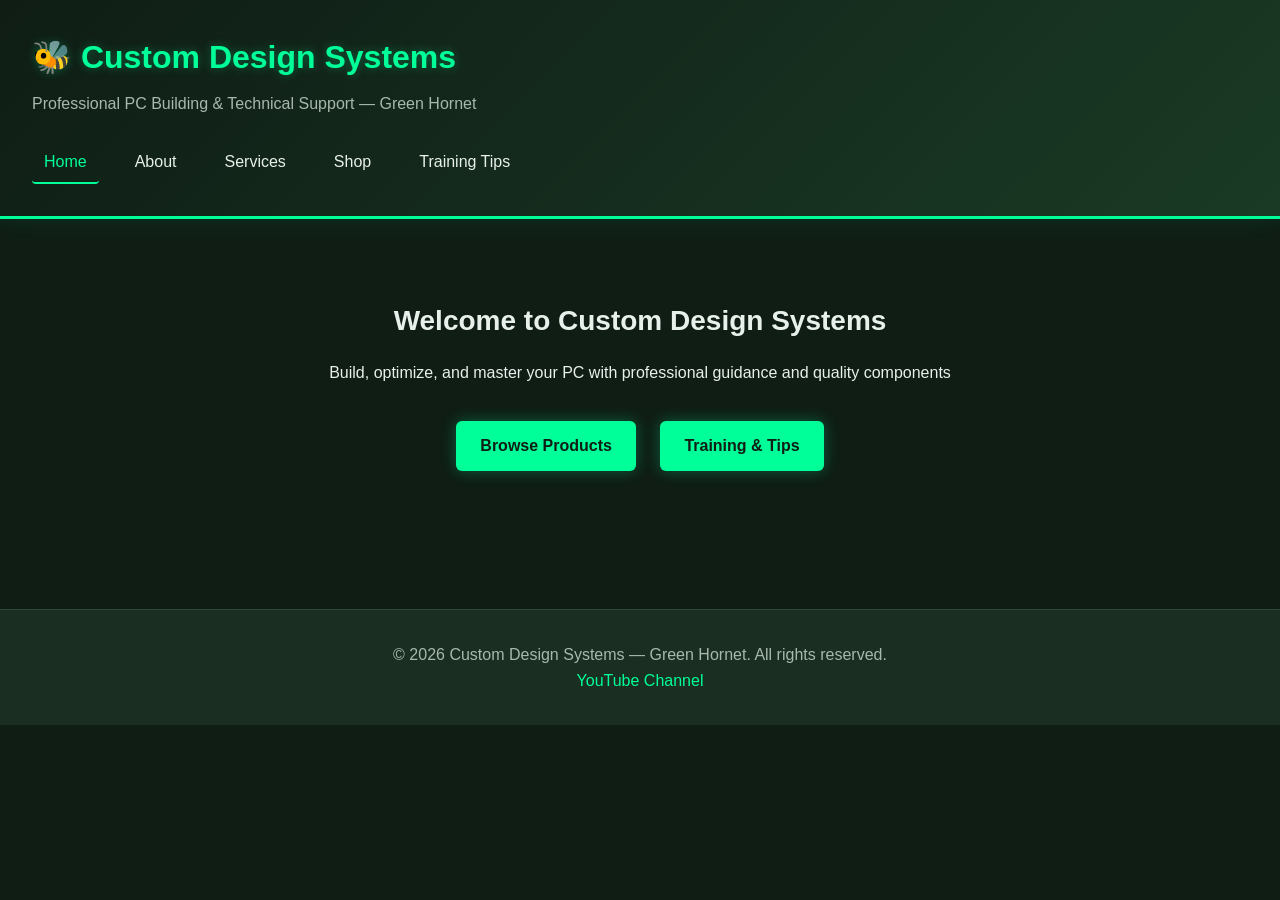
<file: index-redirect.html>
<!DOCTYPE html>
<html lang="en">
<head>
    <meta charset="UTF-8">
    <meta name="viewport" content="width=device-width, initial-scale=1.0">
    <title>Custom Design Systems — Green Hornet Professional Services</title>
    <style>
        :root {
            /* PRIMARY COLORS - NEON GREEN GAMING AESTHETIC */
            --hornet-neon: #00ff99;        /* Cyan-Green Primary Accent */
            --hornet-bright: #4eff6f;      /* Bright Green Buttons */
            --hornet-green: #39d65f;       /* Standard Green */
            --hornet-gold: #d4af37;        /* Gold Highlights */
            
            /* BACKGROUND & SURFACES */
            --hornet-bg: #0f1d15;          /* Deep Forest Dark Background */
            --hornet-surface: #1a2f22;     /* Card/Surface Background */
            --hornet-dark: #2d4a35;        /* Borders & Dividers */
            
            /* TEXT COLORS */
            --hornet-text: #e8f0eb;        /* Light Text */
            --hornet-text-dim: #a8b8ae;    /* Dimmed/Secondary Text */
            
            /* BRAND COLORS */
            --yt-red: #ff0000;             /* YouTube Red */
        }

        * {
            margin: 0;
            padding: 0;
            box-sizing: border-box;
        }

        body {
            font-family: -apple-system, BlinkMacSystemFont, 'Segoe UI', Roboto, sans-serif;
            background: var(--hornet-bg);
            color: var(--hornet-text);
            line-height: 1.6;
        }

        header {
            background: linear-gradient(135deg, var(--hornet-bg) 0%, #1a3a25 100%);
            border-bottom: 3px solid var(--hornet-neon);
            padding: 2rem;
            box-shadow: 0 0 20px rgba(0, 255, 153, 0.1);
        }

        header h1 {
            font-size: 32px;
            color: var(--hornet-neon);
            margin-bottom: 0.5rem;
            text-shadow: 0 0 10px rgba(0, 255, 153, 0.3);
        }

        header p {
            color: var(--hornet-text-dim);
            font-size: 16px;
        }

        nav {
            display: flex;
            gap: 24px;
            margin-top: 1.5rem;
            flex-wrap: wrap;
        }

        nav a {
            color: var(--hornet-text);
            text-decoration: none;
            font-weight: 500;
            padding: 8px 12px;
            border-radius: 4px;
            transition: all 0.3s;
            border-bottom: 2px solid transparent;
        }

        nav a:hover {
            color: var(--hornet-neon);
            border-bottom-color: var(--hornet-neon);
            text-shadow: 0 0 8px rgba(0, 255, 153, 0.3);
        }

        nav a.active {
            color: var(--hornet-neon);
            border-bottom-color: var(--hornet-neon);
        }

        .container {
            max-width: 1200px;
            margin: 0 auto;
            padding: 2rem;
        }

        .hero {
            text-align: center;
            padding: 3rem 0;
        }

        .hero h2 {
            font-size: 28px;
            color: var(--hornet-text);
            margin-bottom: 1rem;
        }

        .cta-button {
            display: inline-block;
            background: var(--hornet-neon);
            color: var(--hornet-bg);
            padding: 12px 24px;
            border-radius: 6px;
            text-decoration: none;
            font-weight: 600;
            transition: all 0.3s;
            box-shadow: 0 0 15px rgba(0, 255, 153, 0.3);
            margin: 10px;
        }

        .cta-button:hover {
            transform: translateY(-2px);
            box-shadow: 0 0 20px rgba(0, 255, 153, 0.5);
        }

        footer {
            background: var(--hornet-surface);
            border-top: 1px solid var(--hornet-dark);
            padding: 2rem;
            text-align: center;
            color: var(--hornet-text-dim);
            margin-top: 3rem;
        }

        @media (max-width: 768px) {
            nav {
                gap: 12px;
            }

            header h1 {
                font-size: 24px;
            }

            .hero h2 {
                font-size: 20px;
            }
        }
    </style>
</head>
<body>
    <header>
        <h1>🐝 Custom Design Systems</h1>
        <p>Professional PC Building & Technical Support — Green Hornet</p>
        <nav>
            <a href="index.html" class="active">Home</a>
            <a href="about.html">About</a>
            <a href="services.html">Services</a>
            <a href="shop.html">Shop</a>
            <a href="training.html">Training Tips</a>
        </nav>
    </header>

    <div class="container">
        <div class="hero">
            <h2>Welcome to Custom Design Systems</h2>
            <p>Build, optimize, and master your PC with professional guidance and quality components</p>
            <br>
            <a href="shop.html" class="cta-button">Browse Products</a>
            <a href="training.html" class="cta-button">Training & Tips</a>
        </div>
    </div>

    <footer>
        <p>&copy; 2026 Custom Design Systems — Green Hornet. All rights reserved.</p>
        <p><a href="https://www.youtube.com/@greenhornet8383" target="_blank" style="color: var(--hornet-neon); text-decoration: none;">YouTube Channel</a></p>
    </footer>
</body>
</html>
</file>
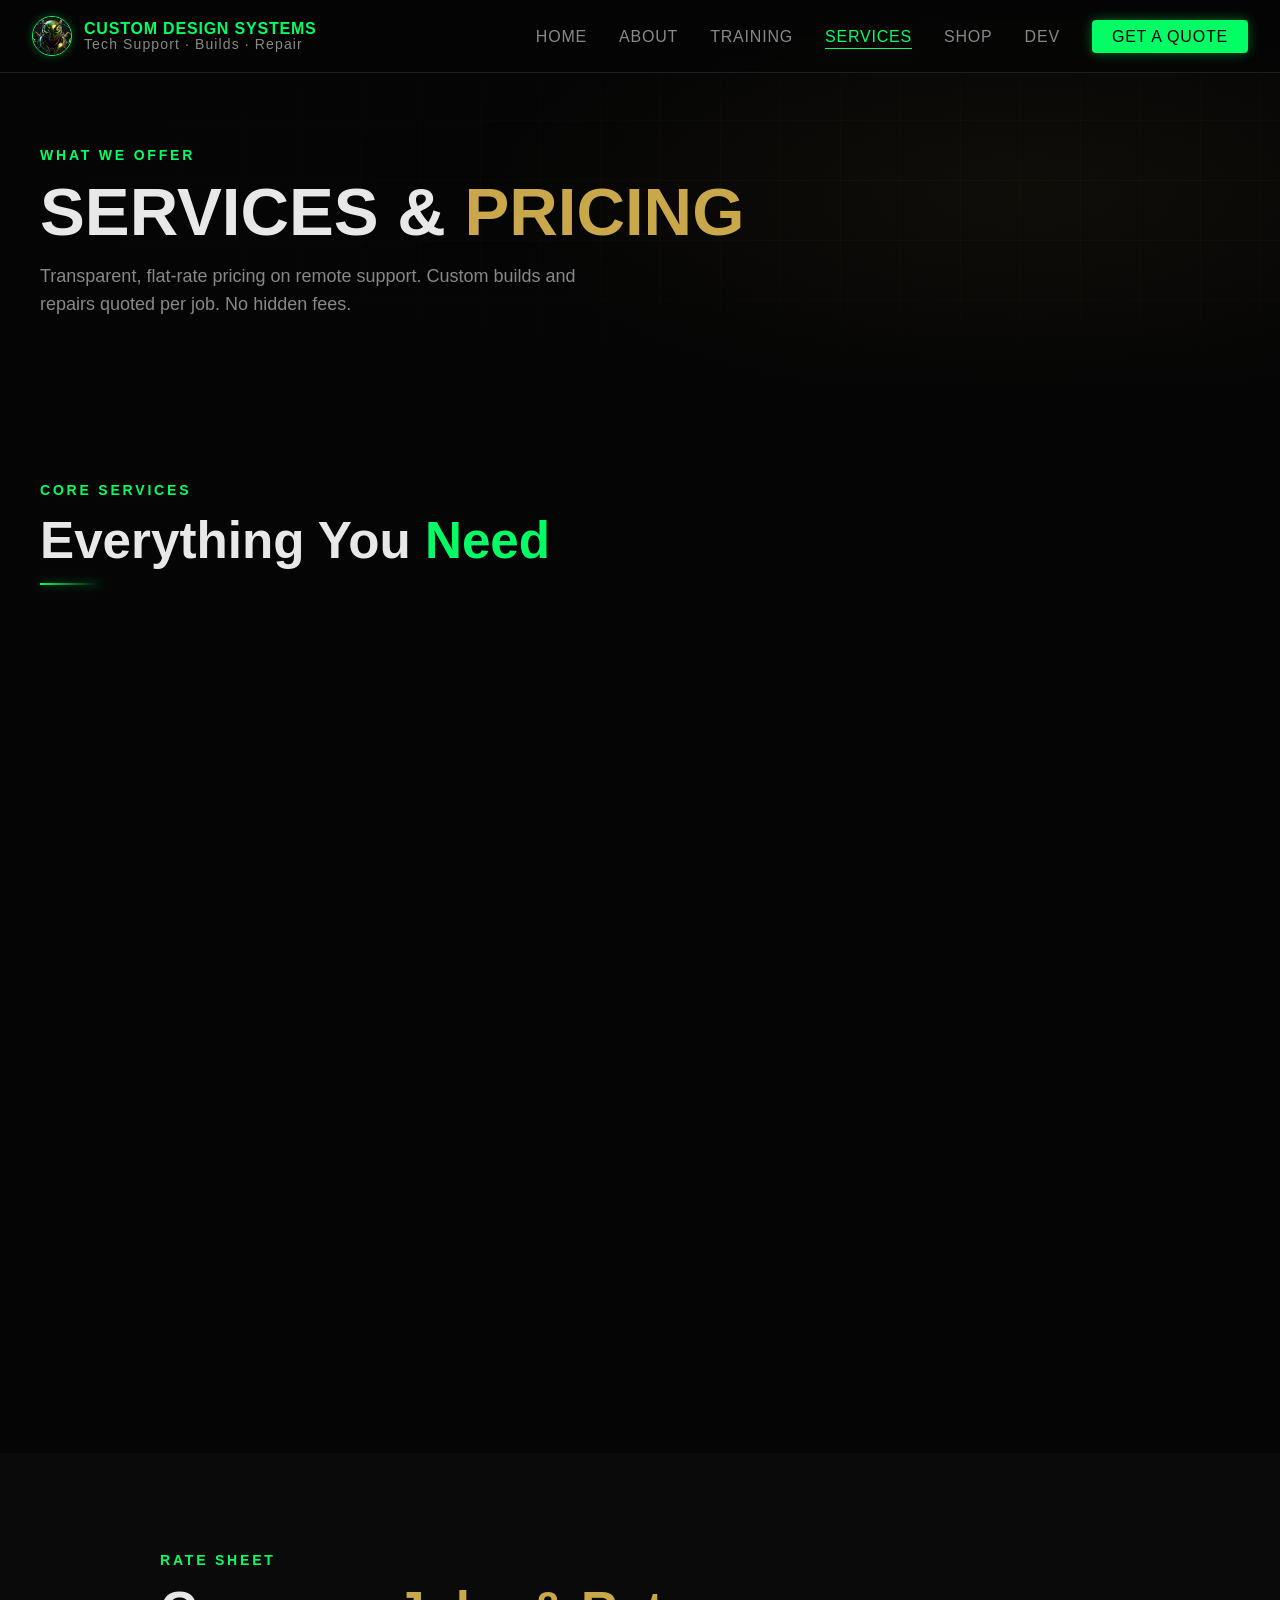
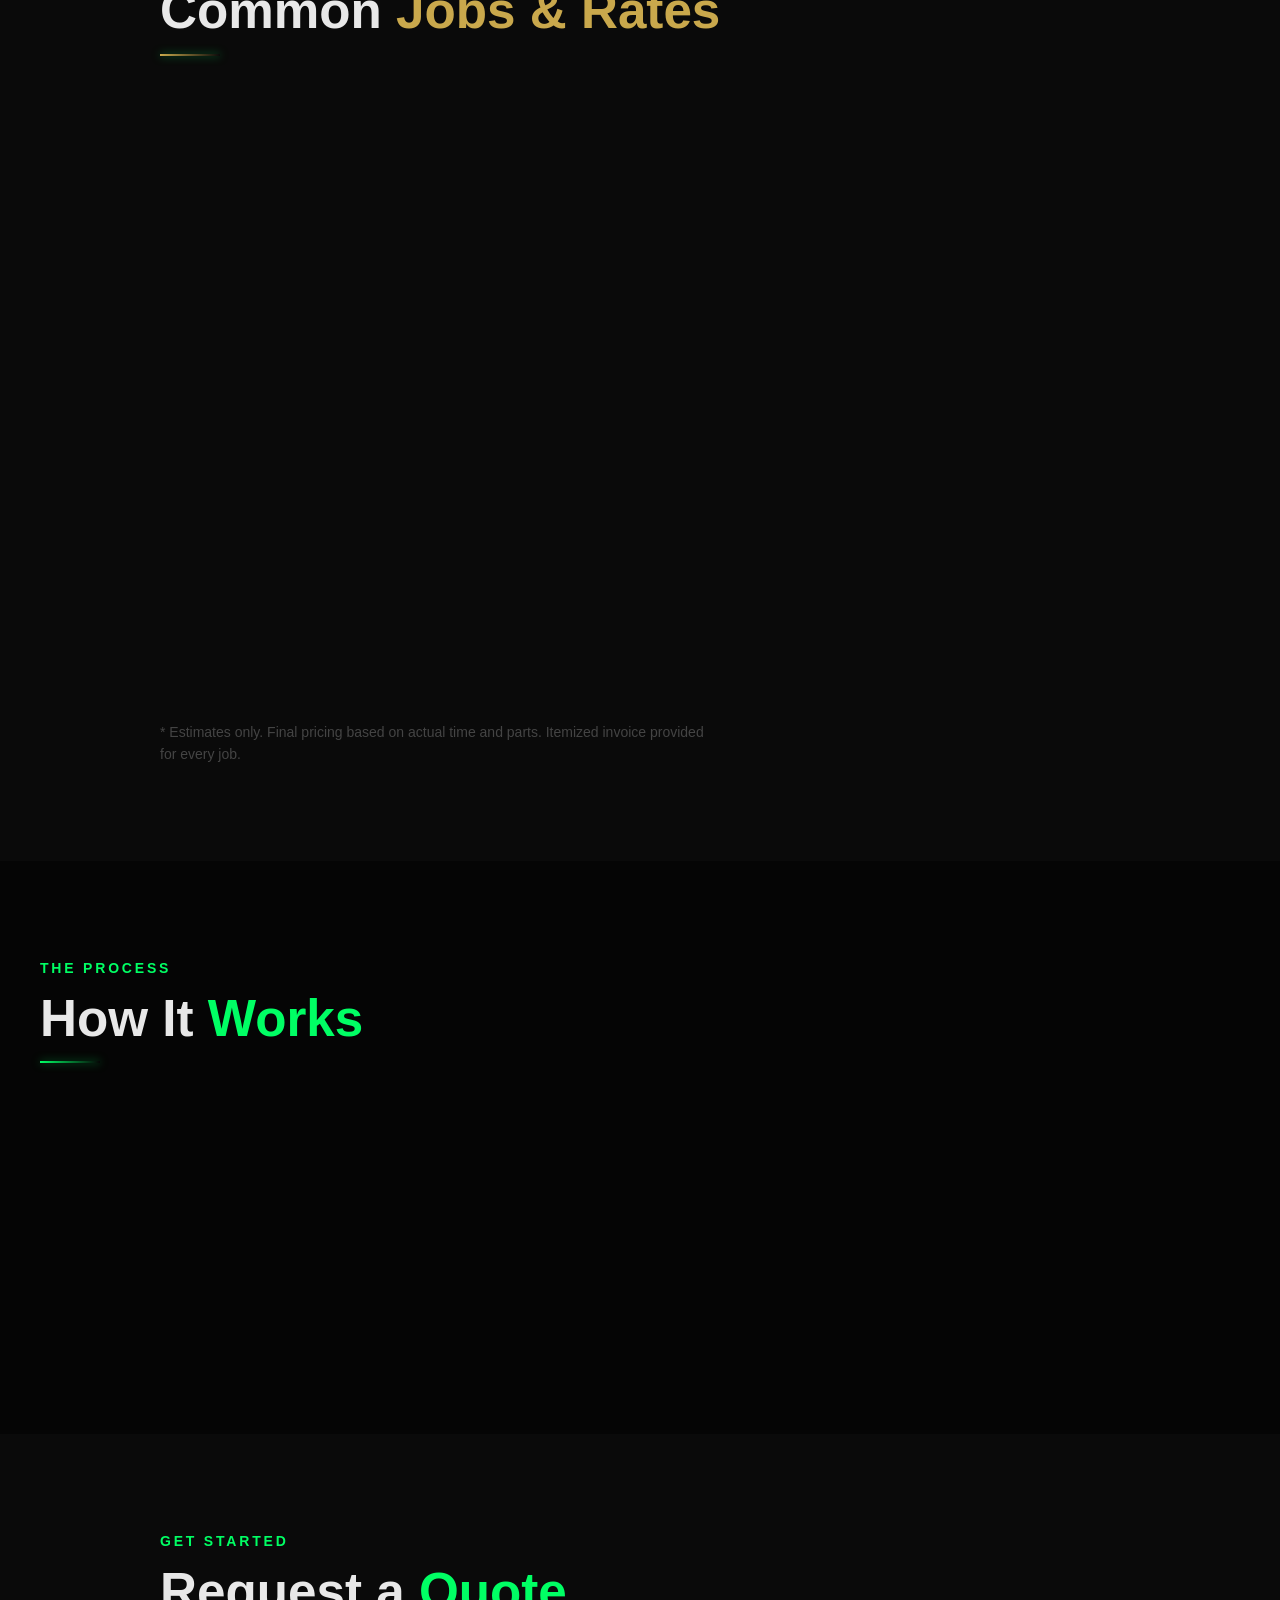
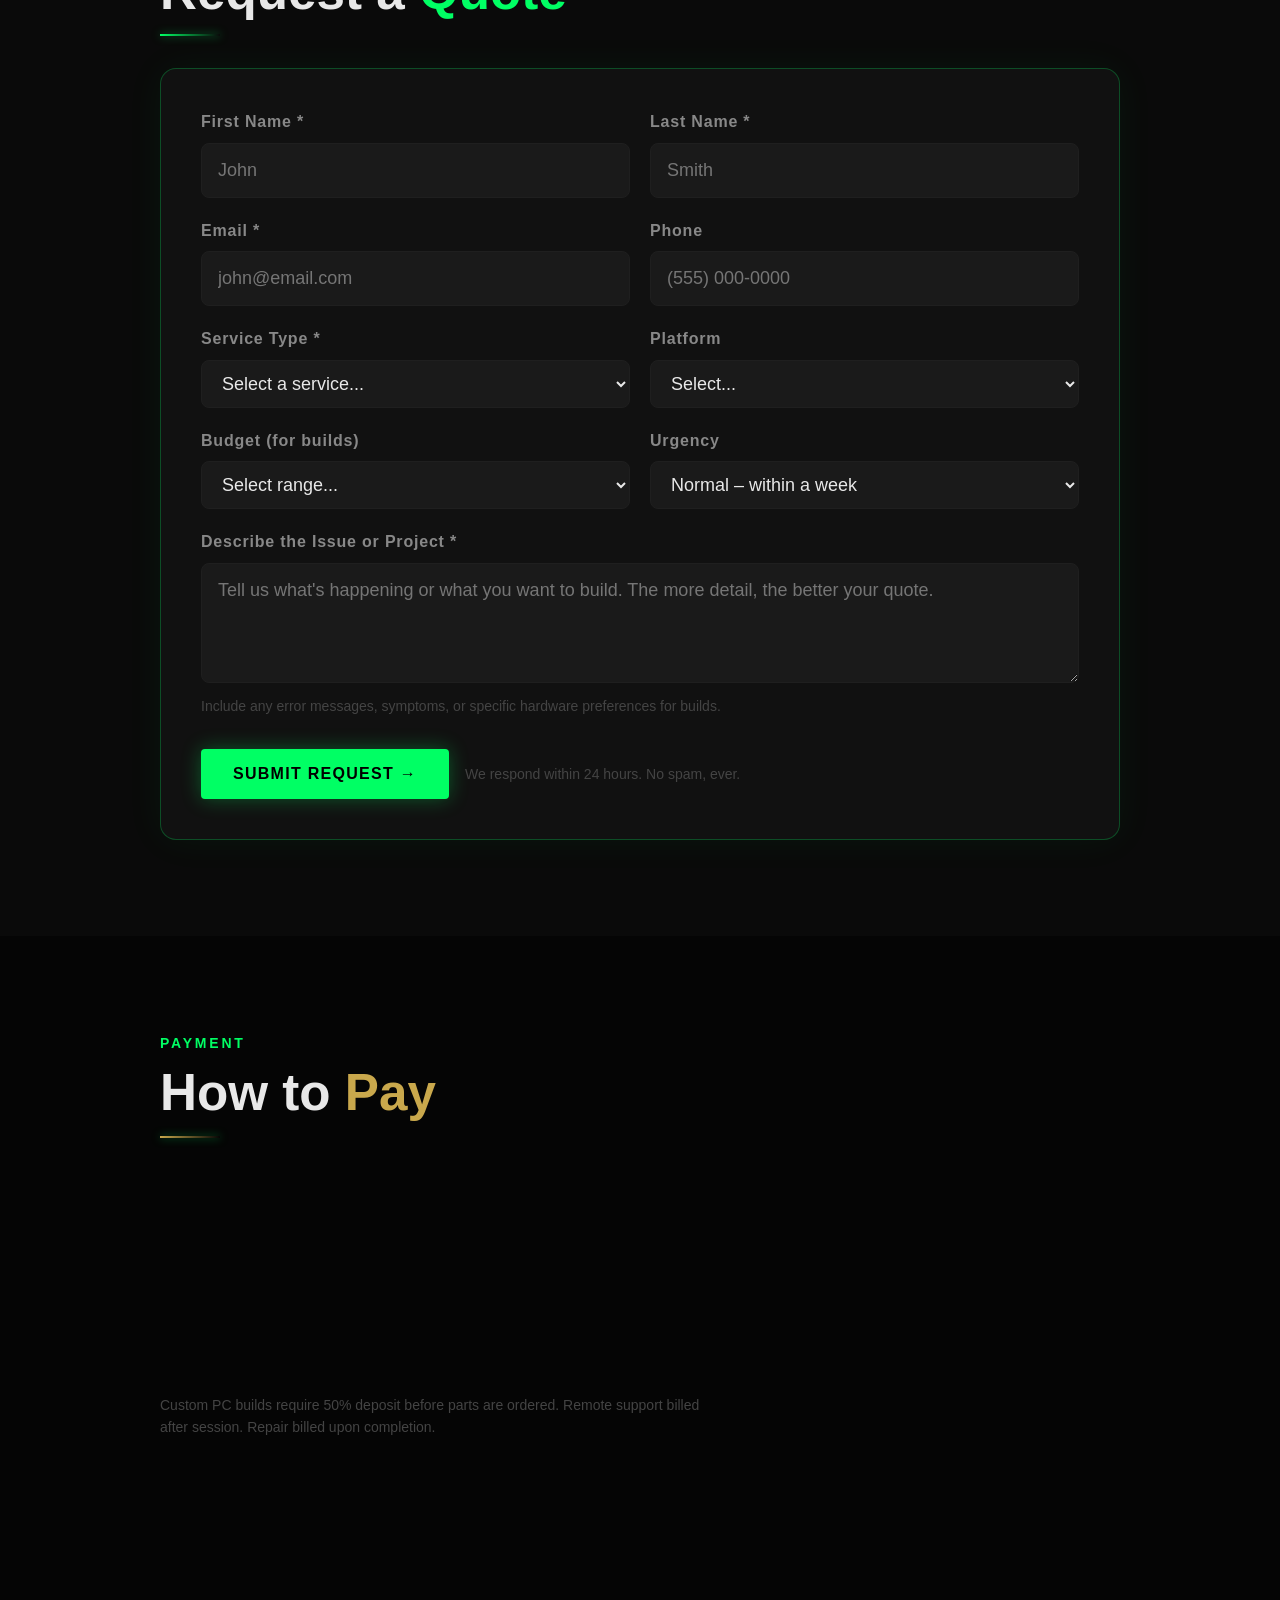
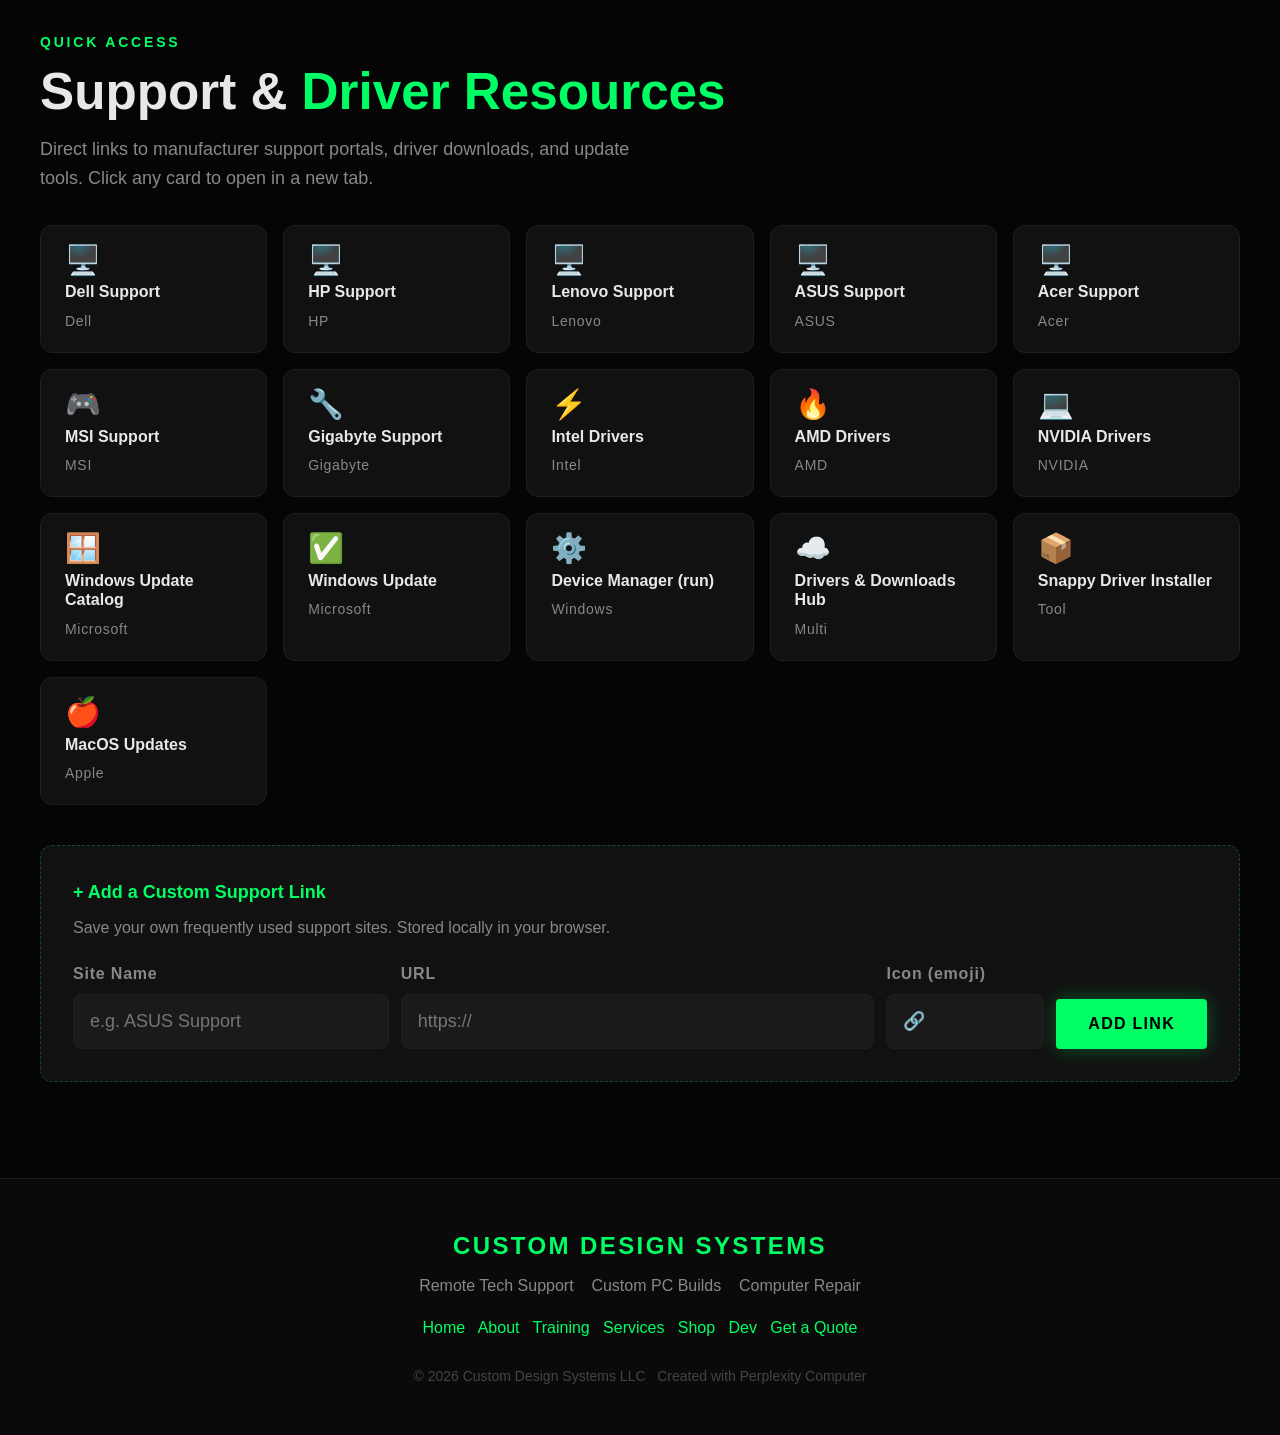
<file: services.html>
<!DOCTYPE html>
<html lang="en" data-theme="dark">
<head>
<!--
   ______                            __
  / ____/___  ____ ___  ____  __  __/ /____  _____
 / /   / __ \/ __ `__ \/ __ \/ / / / __/ _ \/ ___/
/ /___/ /_/ / / / / / / /_/ / /_/ / /_/  __/ /
\____/\____/_/ /_/ /_/ .___/\__,_/\__/\___/_/
                    /_/
        Created with Perplexity Computer
        https://www.perplexity.ai/computer
-->
<meta name="generator" content="Perplexity Computer">
<meta name="author" content="Perplexity Computer">
<meta property="og:see_also" content="https://www.perplexity.ai/computer">
<link rel="author" href="https://www.perplexity.ai/computer">
<meta charset="UTF-8">
<meta name="viewport" content="width=device-width, initial-scale=1.0">
<title>Services & Pricing — Custom Design Systems</title>
<link rel="stylesheet" href="base.css">
<link rel="stylesheet" href="style.css">
<style>
  .page-hero {
    padding-top: calc(80px + var(--space-16));
    padding-bottom: var(--space-16);
    padding-inline: var(--space-8);
    background: radial-gradient(ellipse 60% 80% at 80% 50%, rgba(201,168,76,0.05) 0%, transparent 70%), #050505;
    position: relative; overflow: hidden;
  }
  .page-hero-grid {
    position: absolute; inset: 0;
    background-image: linear-gradient(rgba(201,168,76,0.03) 1px, transparent 1px), linear-gradient(90deg, rgba(201,168,76,0.03) 1px, transparent 1px);
    background-size: 60px 60px;
    mask-image: radial-gradient(ellipse at 80% 50%, black 20%, transparent 80%);
  }
  .page-title { font-family: var(--font-display); font-size: var(--text-3xl); font-weight: 900; color: var(--color-text); text-transform: uppercase; line-height: 1; margin-bottom: var(--space-4); }
  .page-title span { color: var(--color-gold); }

  /* Service cards */
  .service-card {
    background: var(--color-surface-2);
    border: 1px solid var(--color-border);
    border-radius: var(--radius-xl);
    overflow: hidden;
    transition: border-color 0.3s, box-shadow 0.3s;
  }
  .service-card:hover { border-color: var(--color-border-glow); box-shadow: 0 0 30px rgba(0,255,100,0.08); }
  .service-card-header {
    background: linear-gradient(135deg, var(--color-surface-3), var(--color-surface-2));
    padding: var(--space-8);
    border-bottom: 1px solid var(--color-border);
    display: flex; align-items: flex-start; gap: var(--space-4);
  }
  .service-card-icon { font-size: 2.5rem; flex-shrink: 0; }
  .service-card-name { font-family: var(--font-display); font-size: var(--text-xl); font-weight: 900; color: var(--color-text); margin-bottom: var(--space-1); }
  .service-card-price { font-family: var(--font-display); font-size: var(--text-lg); font-weight: 700; color: var(--color-primary); }
  .service-card-body { padding: var(--space-8); }
  .service-card-desc { color: var(--color-text-muted); font-size: var(--text-base); margin-bottom: var(--space-6); line-height: 1.7; }
  .service-includes { list-style: none; display: flex; flex-direction: column; gap: var(--space-2); margin-bottom: var(--space-6); }
  .service-includes li { display: flex; align-items: flex-start; gap: var(--space-3); font-size: var(--text-sm); color: var(--color-text-muted); }
  .service-includes li::before { content: '✓'; color: var(--color-primary); font-weight: 900; flex-shrink: 0; margin-top: 1px; }

  /* Pricing table */
  .pricing-table { width: 100%; border-collapse: collapse; margin-top: var(--space-4); }
  .pricing-table th {
    background: var(--color-surface-3);
    padding: var(--space-3) var(--space-4);
    text-align: left;
    font-family: var(--font-display);
    font-size: var(--text-xs);
    font-weight: 700;
    color: var(--color-primary);
    letter-spacing: 0.1em;
    text-transform: uppercase;
    border-bottom: 1px solid var(--color-border);
  }
  .pricing-table td {
    padding: var(--space-3) var(--space-4);
    font-size: var(--text-sm);
    color: var(--color-text-muted);
    border-bottom: 1px solid var(--color-border);
  }
  .pricing-table tr:last-child td { border-bottom: none; }
  .pricing-table td:last-child { color: var(--color-gold); font-weight: 700; text-align: right; }

  /* Invoice form */
  #invoice {
    scroll-margin-top: 100px;
  }
  .form-grid { display: grid; grid-template-columns: 1fr 1fr; gap: var(--space-5); }
  @media (max-width: 640px) { .form-grid { grid-template-columns: 1fr; } }
  .form-group { display: flex; flex-direction: column; gap: var(--space-2); }
  .form-group.full { grid-column: 1 / -1; }
  label { font-size: var(--text-sm); font-weight: 600; color: var(--color-text-muted); letter-spacing: 0.05em; }
  input, select, textarea {
    background: var(--color-surface-3);
    border: 1px solid var(--color-border);
    border-radius: var(--radius-md);
    padding: var(--space-3) var(--space-4);
    font-size: var(--text-base);
    color: var(--color-text);
    outline: none;
    transition: border-color 0.2s;
    width: 100%;
  }
  input:focus, select:focus, textarea:focus { border-color: var(--color-primary); box-shadow: 0 0 0 3px rgba(0,255,100,0.1); }
  select option { background: var(--color-surface-3); }
  textarea { resize: vertical; min-height: 120px; }
  .form-note { font-size: var(--text-xs); color: var(--color-text-faint); margin-top: var(--space-1); }

  .form-card {
    background: var(--color-surface-2);
    border: 1px solid var(--color-border-glow);
    border-radius: var(--radius-xl);
    padding: var(--space-10);
    box-shadow: 0 0 40px rgba(0,255,100,0.05);
  }

  /* Success message */
  #form-success {
    display: none;
    text-align: center;
    padding: var(--space-12);
  }
  #form-success.show { display: block; }
  .success-icon { font-size: 4rem; margin-bottom: var(--space-4); }
  .success-title { font-family: var(--font-display); font-size: var(--text-xl); font-weight: 900; color: var(--color-primary); margin-bottom: var(--space-3); }
  .success-text { color: var(--color-text-muted); }
</style>
</head>
<body>

<div id="page-loader">
  <video id="loader-video" src="Green-Hornet-Wings.mp4" muted playsinline></video>
  <div id="loader-text">Loading...</div>
</div>

<nav id="navbar">
  <a href="index.html" class="nav-logo">
    <img src="Green-Hornet-Warrior.jpg" alt="CDS Logo">
    <div class="nav-logo-text">
      <span class="nav-logo-name">Custom Design Systems</span>
      <span class="nav-logo-tagline">Tech Support · Builds · Repair</span>
    </div>
  </a>
  <ul class="nav-links" id="nav-links">
    <li><a href="index.html">Home</a></li>
    <li><a href="about.html">About</a></li>
                 <li><a href="training.html">Training</a></li>
    <li><a href="services.html" class="active">Services</a></li>
    <li><a href="shop.html">Shop</a></li>
    <li><a href="dev.html">Dev</a></li>
    <li><a href="#invoice" class="nav-cta">Get a Quote</a></li>
  </ul>
  <button class="nav-hamburger" id="hamburger" aria-label="Toggle menu"><span></span><span></span><span></span></button>
</nav>

<div class="page-hero">
  <div class="page-hero-grid"></div>
  <div class="container" style="position:relative;z-index:1;">
    <div class="section-label">What We Offer</div>
    <h1 class="page-title">Services &amp; <span>Pricing</span></h1>
    <p style="color:var(--color-text-muted);font-size:var(--text-base);max-width:55ch;">
      Transparent, flat-rate pricing on remote support. Custom builds and repairs quoted per job. No hidden fees.
    </p>
  </div>
</div>

<!-- SERVICES -->
<section class="section">
  <div class="container">
    <div class="section-label">Core Services</div>
    <h2 class="section-title">Everything You <span>Need</span></h2>
    <div class="glow-line"></div>
    <div class="grid-3" style="align-items:start;">

      <!-- Remote Support -->
      <div class="service-card fade-in">
        <div class="service-card-header">
          <div class="service-card-icon">🖥️</div>
          <div>
            <div class="service-card-name">Remote Tech Support</div>
            <div class="service-card-price">$85 / hour</div>
          </div>
        </div>
        <div class="service-card-body">
          <p class="service-card-desc">Fast, secure remote sessions on Windows and Mac. I connect to your machine, you watch everything in real time.</p>
          <ul class="service-includes">
            <li>Virus & malware removal</li>
            <li>Slow PC diagnosis & tune-up</li>
            <li>Software installs & updates</li>
            <li>Network & Wi-Fi troubleshooting</li>
            <li>Email, printer & peripheral setup</li>
            <li>Windows & macOS issues</li>
            <li>Data backup assistance</li>
          </ul>
          <a href="#invoice" class="btn-primary" style="width:100%;justify-content:center;">Request Session</a>
        </div>
      </div>

      <!-- Custom Builds -->
      <div class="service-card fade-in" style="border-color:rgba(201,168,76,0.3);">
        <div class="service-card-header" style="background:linear-gradient(135deg,#1a1200,var(--color-surface-2));">
          <div class="service-card-icon">⚙️</div>
          <div>
            <div class="service-card-name">Custom PC Builds</div>
            <div class="service-card-price" style="color:var(--color-gold);">$95/hr + parts</div>
          </div>
        </div>
        <div class="service-card-body">
          <p class="service-card-desc">Gaming rigs, workstations, home servers, media PCs — hand-picked quality parts sourced from Amazon and top vendors.</p>
          <ul class="service-includes">
            <li>Free parts consultation & list</li>
            <li>Quality component sourcing</li>
            <li>Expert assembly & cable management</li>
            <li>OS install & driver setup</li>
            <li>Benchmark testing & validation</li>
            <li>30-day labor warranty</li>
            <li>Post-build remote support included</li>
          </ul>
          <a href="#invoice" class="btn-gold" style="width:100%;justify-content:center;">Start Your Build</a>
        </div>
      </div>

      <!-- Repair -->
      <div class="service-card fade-in">
        <div class="service-card-header">
          <div class="service-card-icon">🔧</div>
          <div>
            <div class="service-card-name">Computer Repair</div>
            <div class="service-card-price">$75/hr + parts</div>
          </div>
        </div>
        <div class="service-card-body">
          <p class="service-card-desc">On-site or drop-off repair for laptops and desktops. Parts sourced same-day when available through Amazon.</p>
          <ul class="service-includes">
            <li>Screen replacement</li>
            <li>Keyboard & trackpad repair</li>
            <li>Hard drive / SSD replacement</li>
            <li>RAM upgrades</li>
            <li>Overheating diagnosis & fix</li>
            <li>Power jack & charging repair</li>
            <li>Data recovery services</li>
          </ul>
          <a href="#invoice" class="btn-primary" style="width:100%;justify-content:center;">Request Repair</a>
        </div>
      </div>

    </div>
  </div>
</section>

<!-- PRICING TABLE -->
<section class="section" style="background:var(--color-surface);">
  <div class="container-default">
    <div class="section-label">Rate Sheet</div>
    <h2 class="section-title">Common <span class="gold">Jobs & Rates</span></h2>
    <div class="glow-line" style="background:linear-gradient(90deg,var(--color-gold),transparent);"></div>
    <div class="card fade-in" style="padding:0;overflow:hidden;">
      <table class="pricing-table">
        <thead>
          <tr>
            <th>Service</th>
            <th>Type</th>
            <th>Est. Time</th>
            <th>Rate</th>
          </tr>
        </thead>
        <tbody>
          <tr><td>Virus / Malware Removal</td><td>Remote</td><td>1–2 hrs</td><td>$85–$170</td></tr>
          <tr><td>PC Tune-Up & Cleanup</td><td>Remote</td><td>1 hr</td><td>$85</td></tr>
          <tr><td>Software Install & Setup</td><td>Remote</td><td>0.5–1 hr</td><td>$43–$85</td></tr>
          <tr><td>Network / Wi-Fi Troubleshoot</td><td>Remote</td><td>1 hr</td><td>$85</td></tr>
          <tr><td>Budget Gaming PC Build</td><td>Build</td><td>4–6 hrs</td><td>$380–$570 + parts</td></tr>
          <tr><td>Mid-Range Workstation Build</td><td>Build</td><td>5–7 hrs</td><td>$475–$665 + parts</td></tr>
          <tr><td>High-End Gaming / Creator Rig</td><td>Build</td><td>6–8 hrs</td><td>$570–$760 + parts</td></tr>
          <tr><td>Laptop Screen Replacement</td><td>Repair</td><td>1–2 hrs</td><td>$75–$150 + parts</td></tr>
          <tr><td>HDD / SSD Upgrade</td><td>Repair</td><td>1–2 hrs</td><td>$75–$150 + parts</td></tr>
          <tr><td>RAM Upgrade</td><td>Repair</td><td>0.5–1 hr</td><td>$38–$75 + parts</td></tr>
          <tr><td>On-Site Visit (travel)</td><td>Travel</td><td>Per trip</td><td>$0.67/mi + labor</td></tr>
        </tbody>
      </table>
    </div>
    <p style="font-size:var(--text-xs);color:var(--color-text-faint);margin-top:var(--space-3);">* Estimates only. Final pricing based on actual time and parts. Itemized invoice provided for every job.</p>
  </div>
</section>

<!-- HOW IT WORKS -->
<section class="section">
  <div class="container">
    <div class="section-label">The Process</div>
    <h2 class="section-title">How It <span>Works</span></h2>
    <div class="glow-line"></div>
    <div class="grid-4">
      <div class="card fade-in" style="text-align:center;">
        <div style="font-size:2rem;margin-bottom:var(--space-3);">📋</div>
        <div style="font-family:var(--font-display);font-weight:800;color:var(--color-primary);margin-bottom:var(--space-2);">1. Submit Request</div>
        <p style="font-size:var(--text-sm);color:var(--color-text-muted);">Fill out the form below. Describe your issue or build goals.</p>
      </div>
      <div class="card fade-in" style="text-align:center;">
        <div style="font-size:2rem;margin-bottom:var(--space-3);">💬</div>
        <div style="font-family:var(--font-display);font-weight:800;color:var(--color-primary);margin-bottom:var(--space-2);">2. Get a Quote</div>
        <p style="font-size:var(--text-sm);color:var(--color-text-muted);">We'll respond within 24hrs with a quote and availability.</p>
      </div>
      <div class="card fade-in" style="text-align:center;">
        <div style="font-size:2rem;margin-bottom:var(--space-3);">🔧</div>
        <div style="font-family:var(--font-display);font-weight:800;color:var(--color-primary);margin-bottom:var(--space-2);">3. We Work</div>
        <p style="font-size:var(--text-sm);color:var(--color-text-muted);">Remote session, on-site visit, or build in progress — you're kept informed.</p>
      </div>
      <div class="card fade-in" style="text-align:center;">
        <div style="font-size:2rem;margin-bottom:var(--space-3);">🧾</div>
        <div style="font-family:var(--font-display);font-weight:800;color:var(--color-primary);margin-bottom:var(--space-2);">4. Invoice & Done</div>
        <p style="font-size:var(--text-sm);color:var(--color-text-muted);">Itemized invoice sent. Pay via Venmo, Zelle, PayPal, or check.</p>
      </div>
    </div>
  </div>
</section>

<!-- INVOICE / QUOTE FORM -->
<section class="section" id="invoice" style="background:var(--color-surface);">
  <div class="container-default">
    <div class="section-label">Get Started</div>
    <h2 class="section-title">Request a <span>Quote</span></h2>
    <div class="glow-line"></div>
    <div class="form-card">
      <div id="form-success">
        <div class="success-icon">✅</div>
        <div class="success-title">Request Received!</div>
        <p class="success-text">Thanks — we'll be in touch within 24 hours with a quote and next steps.</p>
      </div>
      <form id="quote-form">
        <div class="form-grid">
          <div class="form-group">
            <label for="fname">First Name *</label>
            <input type="text" id="fname" required placeholder="John">
          </div>
          <div class="form-group">
            <label for="lname">Last Name *</label>
            <input type="text" id="lname" required placeholder="Smith">
          </div>
          <div class="form-group">
            <label for="email">Email *</label>
            <input type="email" id="email" required placeholder="john@email.com">
          </div>
          <div class="form-group">
            <label for="phone">Phone</label>
            <input type="tel" id="phone" placeholder="(555) 000-0000">
          </div>
          <div class="form-group">
            <label for="service">Service Type *</label>
            <select id="service" required>
              <option value="">Select a service...</option>
              <option>Remote Tech Support</option>
              <option>Custom PC Build</option>
              <option>Computer Repair</option>
              <option>Consultation</option>
              <option>Other</option>
            </select>
          </div>
          <div class="form-group">
            <label for="platform">Platform</label>
            <select id="platform">
              <option value="">Select...</option>
              <option>Windows PC</option>
              <option>Mac / macOS</option>
              <option>Both</option>
              <option>New Build</option>
              <option>Other</option>
            </select>
          </div>
          <div class="form-group">
            <label for="budget">Budget (for builds)</label>
            <select id="budget">
              <option value="">Select range...</option>
              <option>Under $500</option>
              <option>$500 – $1,000</option>
              <option>$1,000 – $2,000</option>
              <option>$2,000 – $3,500</option>
              <option>$3,500+</option>
              <option>N/A – not a build</option>
            </select>
          </div>
          <div class="form-group">
            <label for="urgency">Urgency</label>
            <select id="urgency">
              <option>Normal – within a week</option>
              <option>Soon – within 2–3 days</option>
              <option>Urgent – ASAP</option>
            </select>
          </div>
          <div class="form-group full">
            <label for="description">Describe the Issue or Project *</label>
            <textarea id="description" required placeholder="Tell us what's happening or what you want to build. The more detail, the better your quote."></textarea>
            <div class="form-note">Include any error messages, symptoms, or specific hardware preferences for builds.</div>
          </div>
        </div>
        <div style="margin-top:var(--space-8);display:flex;gap:var(--space-4);align-items:center;flex-wrap:wrap;">
          <button type="submit" class="btn-primary">Submit Request →</button>
          <p style="font-size:var(--text-xs);color:var(--color-text-faint);max-width:none;">We respond within 24 hours. No spam, ever.</p>
        </div>
      </form>
    </div>
  </div>
</section>

<!-- PAYMENT -->
<section class="section">
  <div class="container-default">
    <div class="section-label">Payment</div>
    <h2 class="section-title">How to <span class="gold">Pay</span></h2>
    <div class="glow-line" style="background:linear-gradient(90deg,var(--color-gold),transparent);"></div>
    <div class="grid-4">
      <div class="card fade-in" style="text-align:center;">
        <div style="font-size:1.8rem;margin-bottom:var(--space-3);">💸</div>
        <div style="font-family:var(--font-display);font-weight:800;color:var(--color-text);margin-bottom:var(--space-1);">Venmo</div>
        <p style="font-size:var(--text-sm);color:var(--color-text-muted);">@CustomDesignSystems</p>
      </div>
      <div class="card fade-in" style="text-align:center;">
        <div style="font-size:1.8rem;margin-bottom:var(--space-3);">🔵</div>
        <div style="font-family:var(--font-display);font-weight:800;color:var(--color-text);margin-bottom:var(--space-1);">Zelle</div>
        <p style="font-size:var(--text-sm);color:var(--color-text-muted);">Use your business email or phone</p>
      </div>
      <div class="card fade-in" style="text-align:center;">
        <div style="font-size:1.8rem;margin-bottom:var(--space-3);">🅿️</div>
        <div style="font-family:var(--font-display);font-weight:800;color:var(--color-text);margin-bottom:var(--space-1);">PayPal</div>
        <p style="font-size:var(--text-sm);color:var(--color-text-muted);">Invoice sent via PayPal</p>
      </div>
      <div class="card fade-in" style="text-align:center;">
        <div style="font-size:1.8rem;margin-bottom:var(--space-3);">📄</div>
        <div style="font-family:var(--font-display);font-weight:800;color:var(--color-text);margin-bottom:var(--space-1);">Check</div>
        <p style="font-size:var(--text-sm);color:var(--color-text-muted);">Payable to Custom Design Systems</p>
      </div>
    </div>
    <p style="font-size:var(--text-xs);color:var(--color-text-faint);margin-top:var(--space-4);">Custom PC builds require 50% deposit before parts are ordered. Remote support billed after session. Repair billed upon completion.</p>
  </div>
</section>
   
    <!-- ── SUPPORT & DRIVER RESOURCES ── -->
    <section class="section" id="support-links">
      <div class="container">
        <div class="section-label">Quick Access</div>
        <h2 class="section-title">Support &amp; <span>Driver Resources</span></h2>
        <p style="color:var(--color-text-muted);margin-bottom:var(--space-8);max-width:60ch;">Direct links to manufacturer support portals, driver downloads, and update tools. Click any card to open in a new tab.</p>

        <!-- Built-in links grid -->
        <div id="support-grid" class="support-grid"></div>

        <!-- Add custom link -->
        <div class="support-add-card">
          <div class="support-add-title">&#43; Add a Custom Support Link</div>
          <p class="support-add-sub">Save your own frequently used support sites. Stored locally in your browser.</p>
          <div class="support-add-form">
            <div class="support-field">
              <label for="sl-name">Site Name</label>
              <input type="text" id="sl-name" placeholder="e.g. ASUS Support" maxlength="40" />
            </div>
            <div class="support-field">
              <label for="sl-url">URL</label>
              <input type="url" id="sl-url" placeholder="https://" maxlength="200" />
            </div>
            <div class="support-field">
              <label for="sl-icon">Icon (emoji)</label>
              <input type="text" id="sl-icon" placeholder="&#128279;" maxlength="4" />
            </div>
            <button class="btn-primary" id="sl-add-btn" style="align-self:flex-end;white-space:nowrap;">Add Link</button>
          </div>
          <div id="sl-error" style="color:#ff3b3b;font-size:var(--text-xs);margin-top:var(--space-2);display:none;"></div>
        </div>
      </div>
    </section>

    <style>
      /* Support Links Section */
      .support-grid {
        display: grid;
        grid-template-columns: repeat(auto-fill, minmax(200px, 1fr));
        gap: var(--space-4);
        margin-bottom: var(--space-10);
      }
      .support-card {
        position: relative;
        background: var(--color-surface-2);
        border: 1px solid var(--color-border);
        border-radius: var(--radius-lg);
        padding: var(--space-5) var(--space-6);
        text-decoration: none;
        display: flex;
        flex-direction: column;
        gap: var(--space-2);
        transition: border-color 0.2s, box-shadow 0.2s, transform 0.2s;
        cursor: pointer;
      }
      .support-card:hover {
        border-color: var(--color-border-glow);
        box-shadow: 0 0 20px rgba(0,255,100,0.12);
        transform: translateY(-3px);
      }
      .support-card-icon { font-size: 1.8rem; line-height: 1; }
      .support-card-name {
        font-family: var(--font-display);
        font-size: var(--text-sm);
        font-weight: 800;
        color: var(--color-text);
        line-height: 1.2;
      }
      .support-card-tag {
        font-size: var(--text-xs);
        color: var(--color-text-muted);
        letter-spacing: 0.05em;
      }
      .support-card-custom .support-card-tag { color: var(--color-gold); }
      .support-card-del {
        position: absolute;
        top: 6px; right: 8px;
        background: none;
        border: none;
        color: var(--color-text-faint);
        font-size: 1rem;
        cursor: pointer;
        opacity: 0;
        transition: opacity 0.15s, color 0.15s;
        line-height: 1;
        padding: 2px 4px;
      }
      .support-card:hover .support-card-del { opacity: 1; }
      .support-card-del:hover { color: #ff3b3b !important; }
      .support-add-card {
        background: var(--color-surface-2);
        border: 1px dashed var(--color-border-glow);
        border-radius: var(--radius-lg);
        padding: var(--space-8);
        margin-top: var(--space-4);
      }
      .support-add-title {
        font-family: var(--font-display);
        font-size: var(--text-base);
        font-weight: 800;
        color: var(--color-primary);
        margin-bottom: var(--space-2);
      }
      .support-add-sub {
        font-size: var(--text-sm);
        color: var(--color-text-muted);
        margin-bottom: var(--space-5);
      }
      .support-add-form {
        display: grid;
        grid-template-columns: 2fr 3fr 1fr auto;
        gap: var(--space-3);
        align-items: flex-end;
      }
      .support-field { display: flex; flex-direction: column; gap: var(--space-2); }
      @media (max-width: 768px) {
        .support-add-form { grid-template-columns: 1fr 1fr; }
        .support-add-form .btn-primary { grid-column: 1 / -1; }
      }
    </style>

<footer>
    <div class="footer-logo-name">Custom Design Systems</div>
    <p style="margin-bottom: var(--space-4);">Remote Tech Support &nbsp;&nbsp; Custom PC Builds &nbsp;&nbsp; Computer Repair</p>
    <p style="margin-bottom: var(--space-6);">
      <a href="index.html">Home</a>&nbsp;&nbsp;
      <a href="about.html">About</a>&nbsp;&nbsp;
      <a href="training.html">Training</a>&nbsp;&nbsp;
      <a href="services.html">Services</a>&nbsp;&nbsp;
      <a href="shop.html">Shop</a>&nbsp;&nbsp;
      <a href="dev.html">Dev</a>&nbsp;&nbsp;
      <a href="services.html#invoice">Get a Quote</a>
    </p>
    <p style="font-size: var(--text-xs); color: var(--color-text-faint);">
      &copy; 2026 Custom Design Systems LLC&nbsp;&nbsp;
      <a href="https://www.perplexity.ai/computer" target="_blank" rel="noopener noreferrer" style="color: var(--color-text-faint);">Created with Perplexity Computer</a>
    </p>
  </footer>

<script>
  const navbar = document.getElementById('navbar');
  window.addEventListener('scroll', () => navbar.classList.toggle('scrolled', window.scrollY > 40));
  document.getElementById('hamburger').addEventListener('click', () =>
    document.getElementById('nav-links').classList.toggle('open'));

  document.getElementById('quote-form').addEventListener('submit', e => {
    e.preventDefault();
    document.getElementById('quote-form').style.display = 'none';
    document.getElementById('form-success').classList.add('show');
  });

  const loader = document.getElementById('page-loader');
  const loaderVideo = document.getElementById('loader-video');
  document.querySelectorAll('a[href]').forEach(link => {
    const href = link.getAttribute('href');
    if (href && !href.startsWith('#') && !href.startsWith('http') && href.endsWith('.html')) {
      link.addEventListener('click', e => {
        e.preventDefault();
        loader.classList.add('active');
        loaderVideo.play();
        setTimeout(() => { window.location.href = href; }, 900);
      });
    }
  });
   
    // ── SUPPORT LINKS ──
    const BUILTIN_LINKS = [
      { name: 'Dell Support',            url: 'https://www.dell.com/support/home/en-us',                      icon: '🖥️', tag: 'Dell' },
      { name: 'HP Support',              url: 'https://support.hp.com/us-en',                                 icon: '🖥️', tag: 'HP' },
      { name: 'Lenovo Support',          url: 'https://support.lenovo.com/us/en/',                            icon: '🖥️', tag: 'Lenovo' },
      { name: 'ASUS Support',            url: 'https://www.asus.com/us/support/',                             icon: '🖥️', tag: 'ASUS' },
      { name: 'Acer Support',            url: 'https://www.acer.com/us-en/support',                           icon: '🖥️', tag: 'Acer' },
      { name: 'MSI Support',             url: 'https://www.msi.com/support/',                                 icon: '🎮', tag: 'MSI' },
      { name: 'Gigabyte Support',        url: 'https://www.gigabyte.com/Support',                             icon: '🔧', tag: 'Gigabyte' },
      { name: 'Intel Drivers',           url: 'https://www.intel.com/content/www/us/en/download-center/home.html', icon: '⚡', tag: 'Intel' },
      { name: 'AMD Drivers',             url: 'https://www.amd.com/en/support',                               icon: '🔥', tag: 'AMD' },
      { name: 'NVIDIA Drivers',          url: 'https://www.nvidia.com/Download/index.aspx',                   icon: '💻', tag: 'NVIDIA' },
      { name: 'Windows Update Catalog',  url: 'https://www.catalog.update.microsoft.com/',                    icon: '🪟', tag: 'Microsoft' },
      { name: 'Windows Update',          url: 'ms-settings:windowsupdate',                                    icon: '✅', tag: 'Microsoft' },
      { name: 'Device Manager (run)',    url: 'https://support.microsoft.com/en-us/windows/open-device-manager-a7f2db46-faaf-24f0-8b7b-9e4a6032fc8c', icon: '⚙️', tag: 'Windows' },
      { name: 'Drivers & Downloads Hub', url: 'https://driverscloud.com/',                                    icon: '☁️', tag: 'Multi' },
      { name: 'Snappy Driver Installer', url: 'https://sdi-tool.org/',                                         icon: '📦', tag: 'Tool' },
      { name: 'MacOS Updates',           url: 'https://support.apple.com/en-us/111900',                       icon: '🍎', tag: 'Apple' },
    ];

    const STORAGE_KEY = 'cds_custom_support_links';

    function loadCustomLinks() {
      try { return JSON.parse(localStorage.getItem(STORAGE_KEY) || '[]'); }
      catch { return []; }
    }

    function saveCustomLinks(arr) {
      localStorage.setItem(STORAGE_KEY, JSON.stringify(arr));
    }

    function renderSupportGrid() {
      const custom = loadCustomLinks();
      const all = [
        ...BUILTIN_LINKS.map(l => ({ ...l, isCustom: false })),
        ...custom.map(l => ({ ...l, isCustom: true }))
      ];
      const grid = document.getElementById('support-grid');
      grid.innerHTML = all.map((link, idx) => `
        <a href="${link.url}" target="_blank" rel="noopener noreferrer"
           class="support-card${link.isCustom ? ' support-card-custom' : ''}">
          <div class="support-card-icon">${link.icon || '🔗'}</div>
          <div class="support-card-name">${link.name}</div>
          <div class="support-card-tag">${link.isCustom ? '⭐ Custom' : link.tag}</div>
          ${link.isCustom ? `<button class="support-card-del" data-idx="${idx - BUILTIN_LINKS.length}" title="Remove" onclick="removeCustomLink(event, ${idx - BUILTIN_LINKS.length})">&times;</button>` : ''}
        </a>`).join('');
    }

    function removeCustomLink(e, idx) {
      e.preventDefault();
      e.stopPropagation();
      const custom = loadCustomLinks();
      custom.splice(idx, 1);
      saveCustomLinks(custom);
      renderSupportGrid();
    }

    document.getElementById('sl-add-btn').addEventListener('click', () => {
      const name = document.getElementById('sl-name').value.trim();
      const url  = document.getElementById('sl-url').value.trim();
      const icon = document.getElementById('sl-icon').value.trim() || '🔗';
      const err  = document.getElementById('sl-error');
      err.style.display = 'none';
      if (!name) { err.textContent = 'Please enter a site name.'; err.style.display = 'block'; return; }
      if (!url || (!url.startsWith('http://') && !url.startsWith('https://'))) {
        err.textContent = 'Please enter a valid URL starting with https://';
        err.style.display = 'block'; return;
      }
      const custom = loadCustomLinks();
      custom.push({ name, url, icon, tag: 'Custom' });
      saveCustomLinks(custom);
      document.getElementById('sl-name').value = '';
      document.getElementById('sl-url').value = '';
      document.getElementById('sl-icon').value = '';
      renderSupportGrid();
      document.getElementById('support-links').scrollIntoView({ behavior: 'smooth', block: 'nearest' });
    });

    renderSupportGrid();
</script>
</body>
</html>
</file>
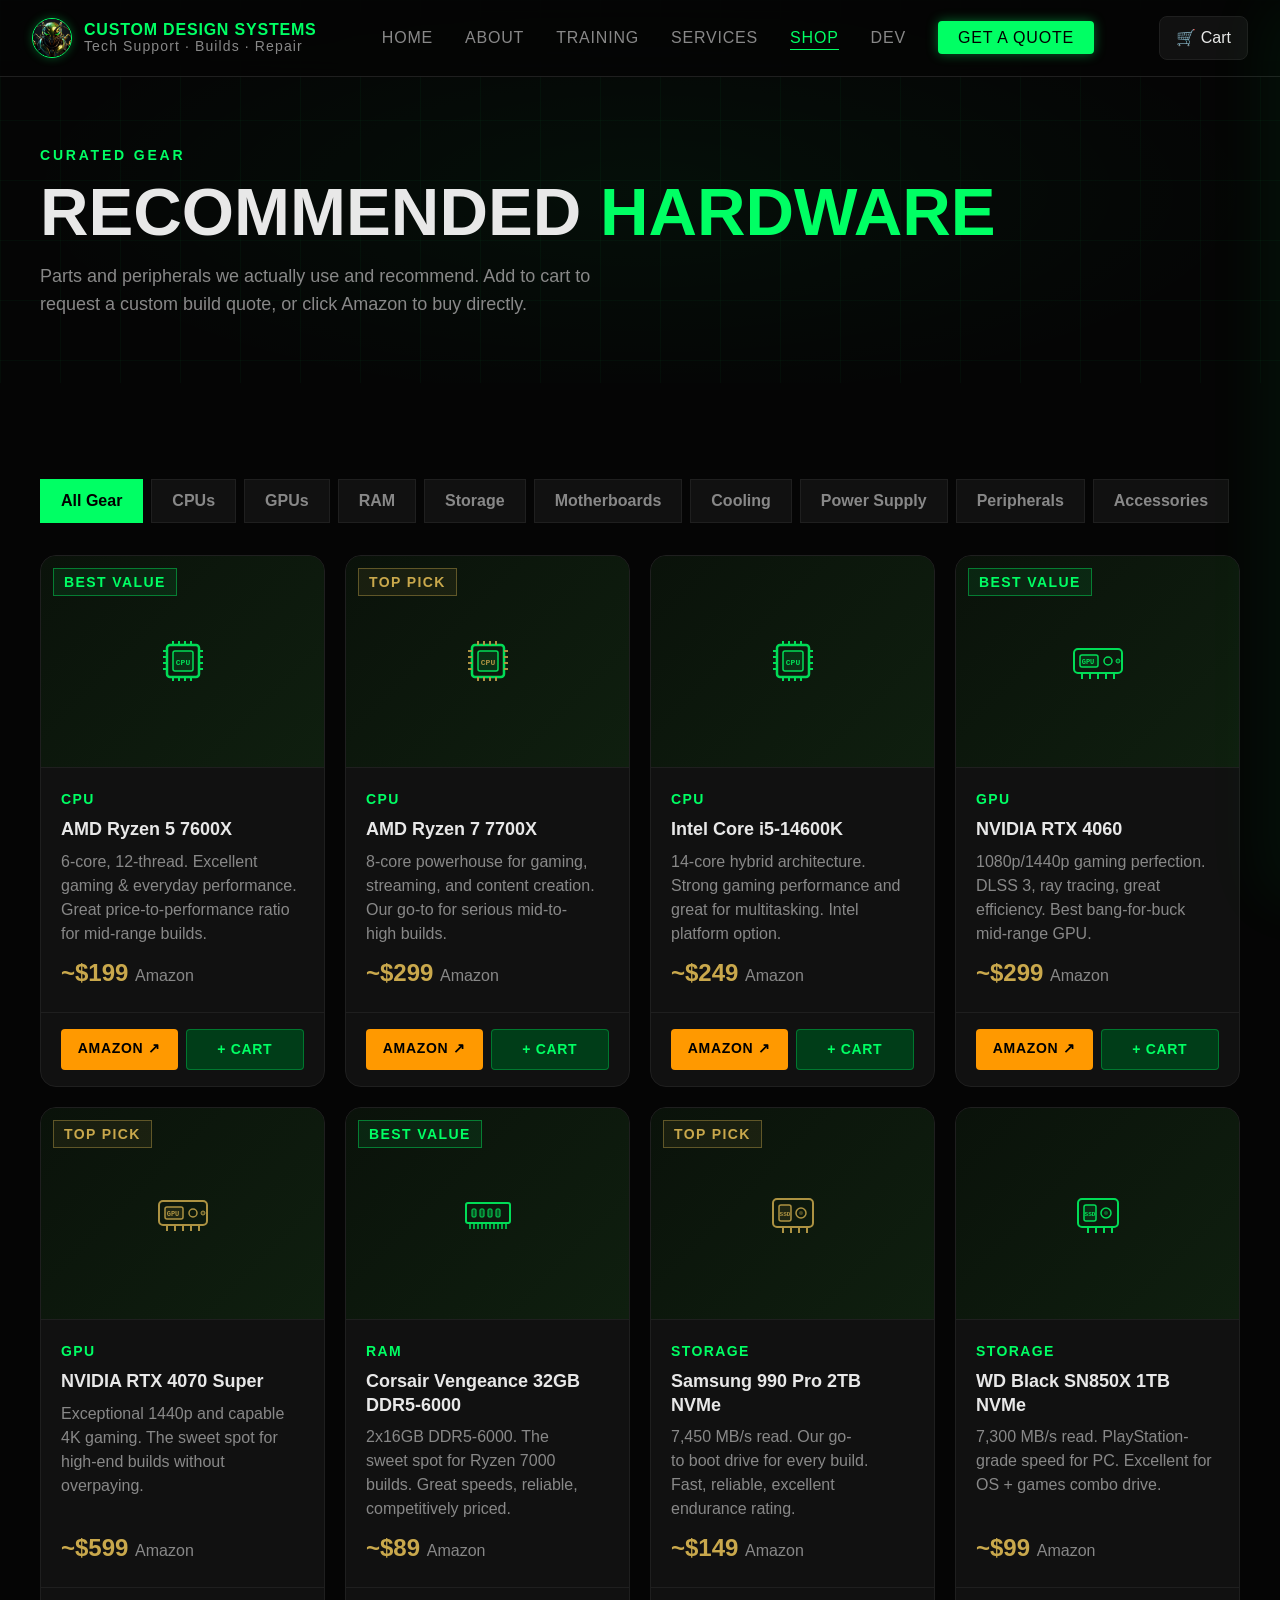
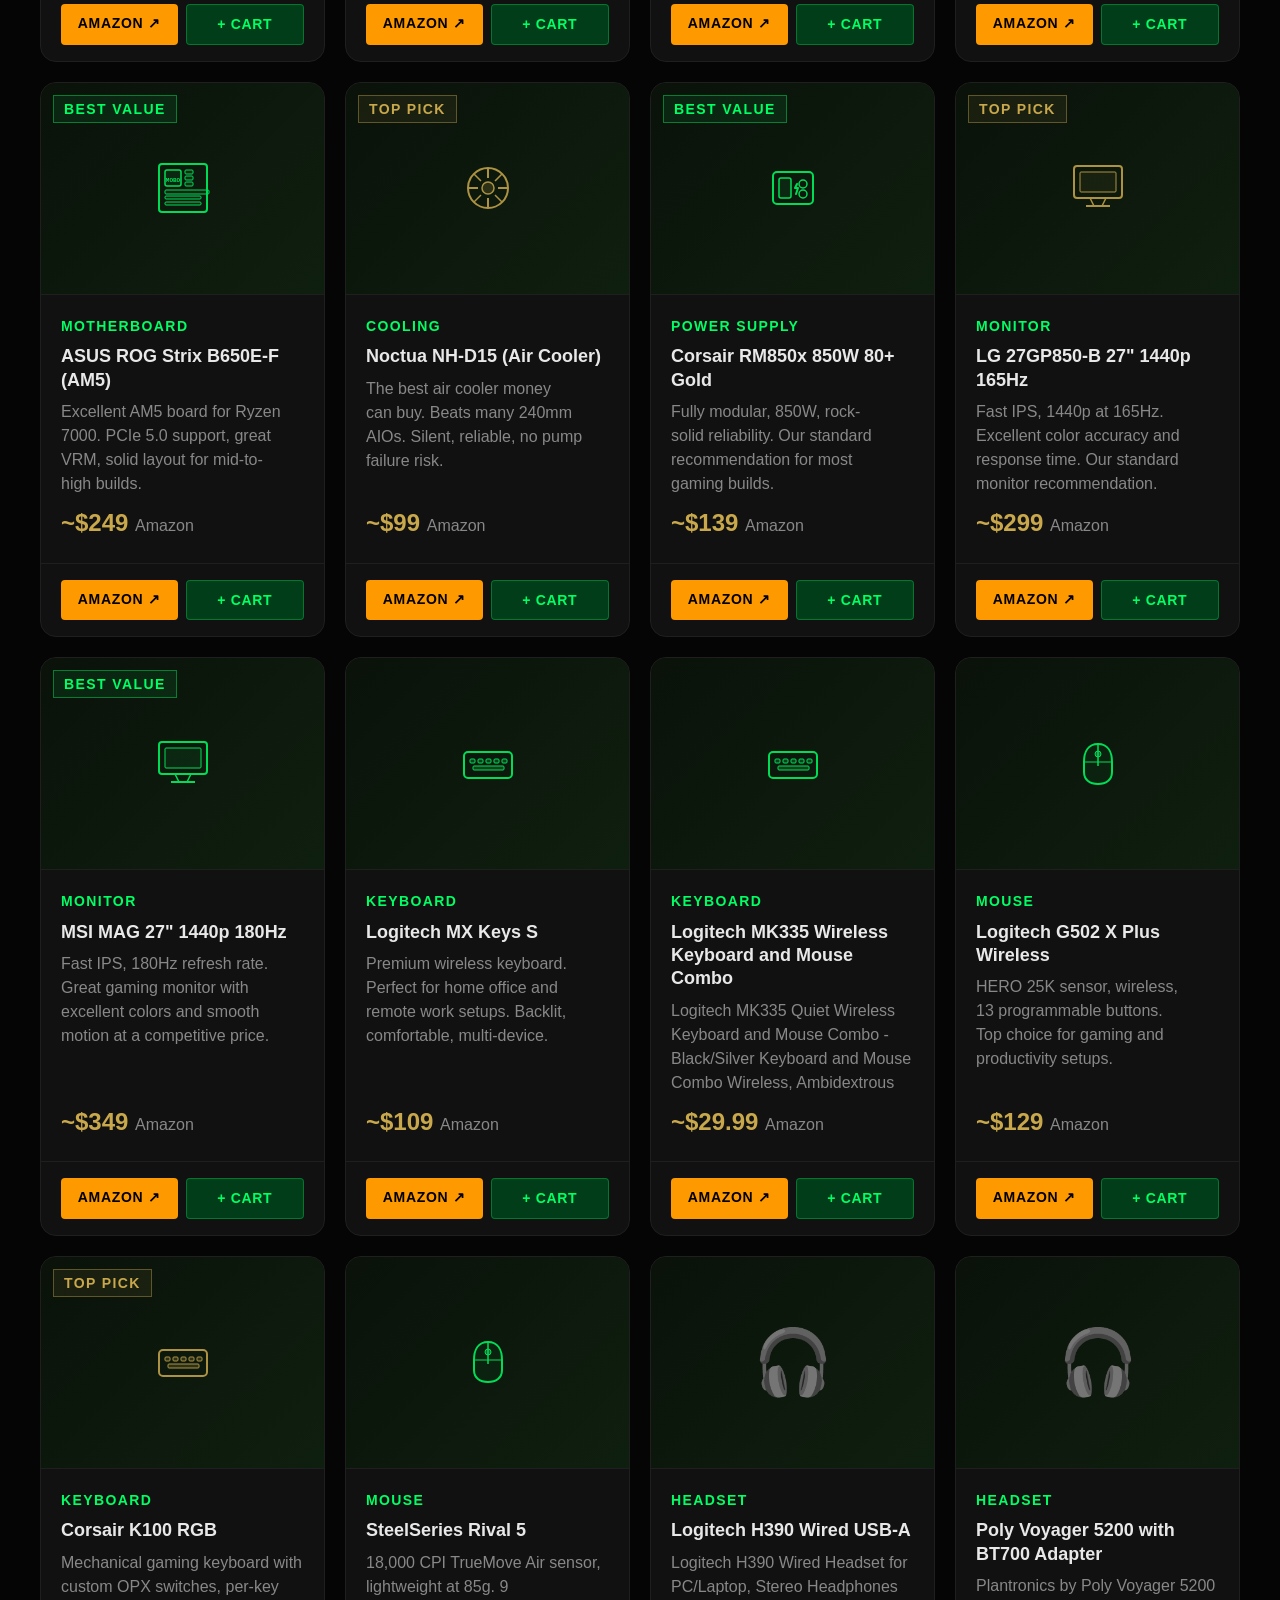
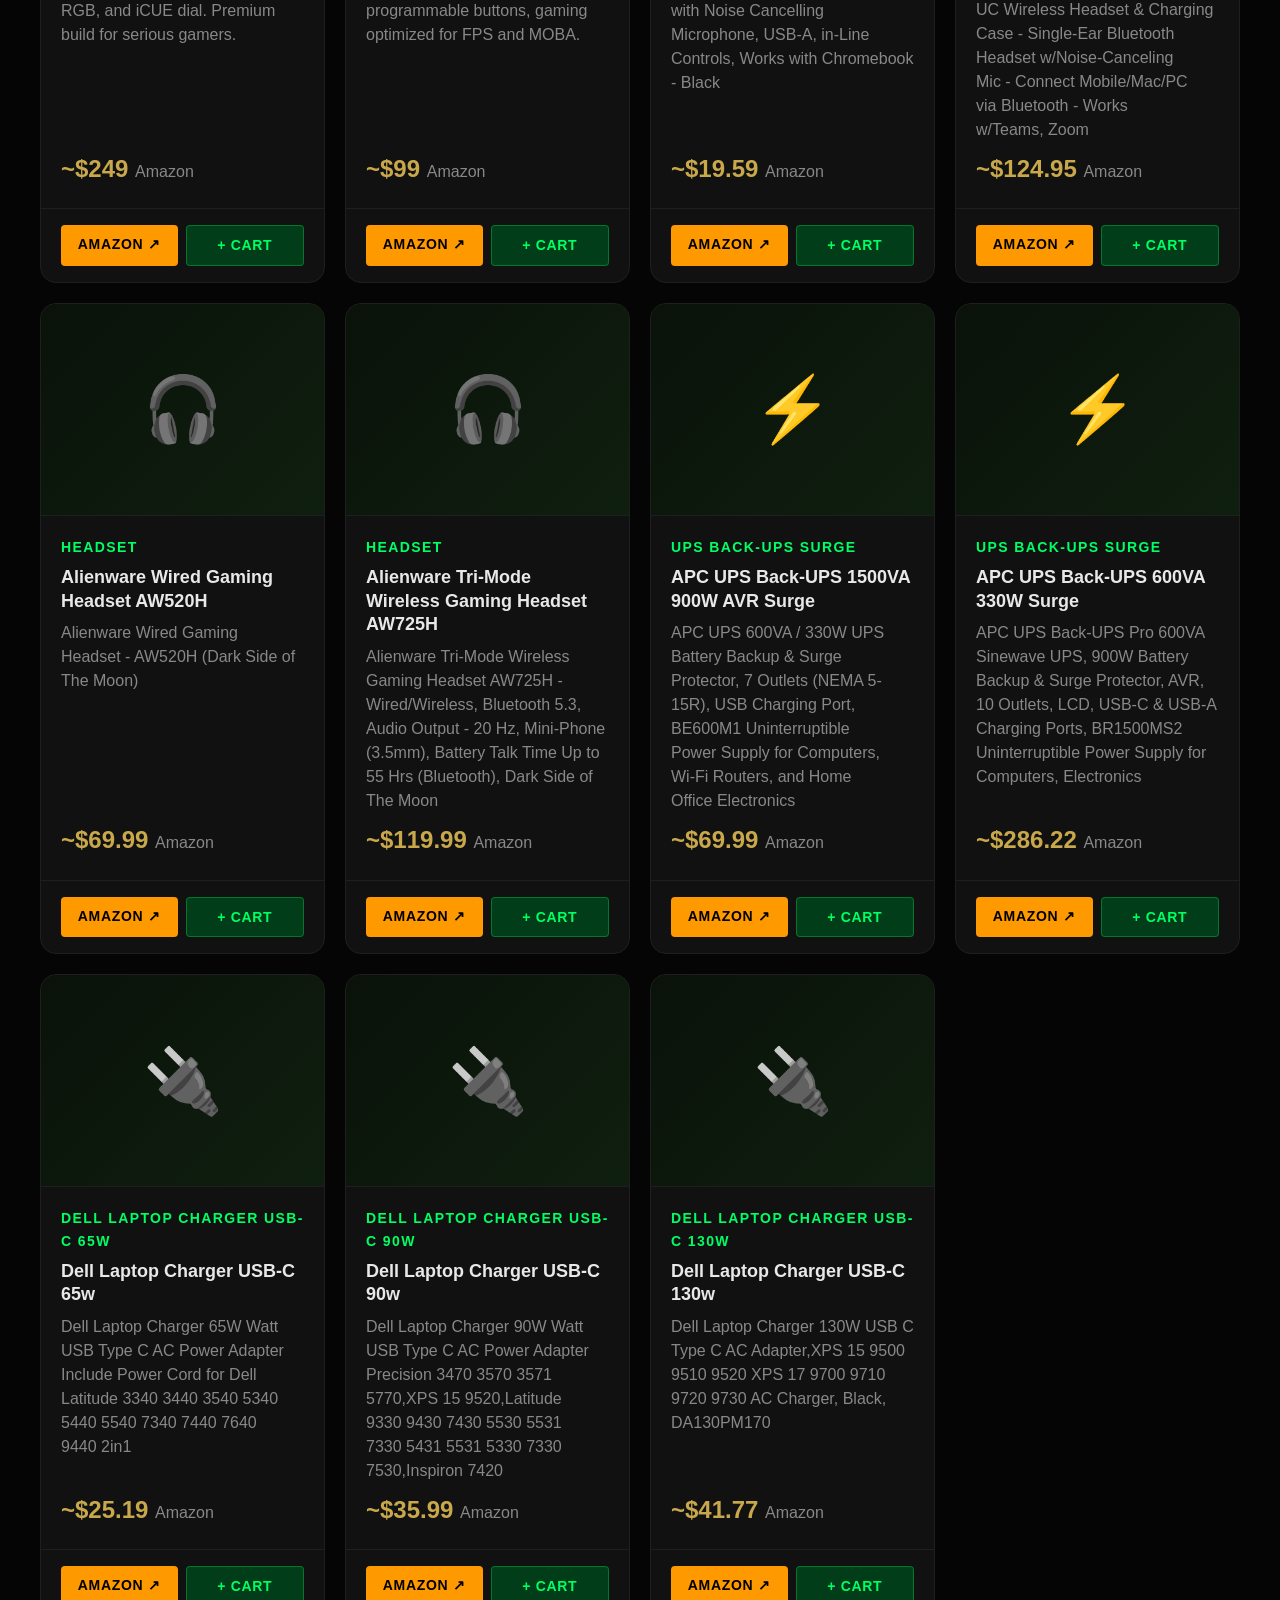
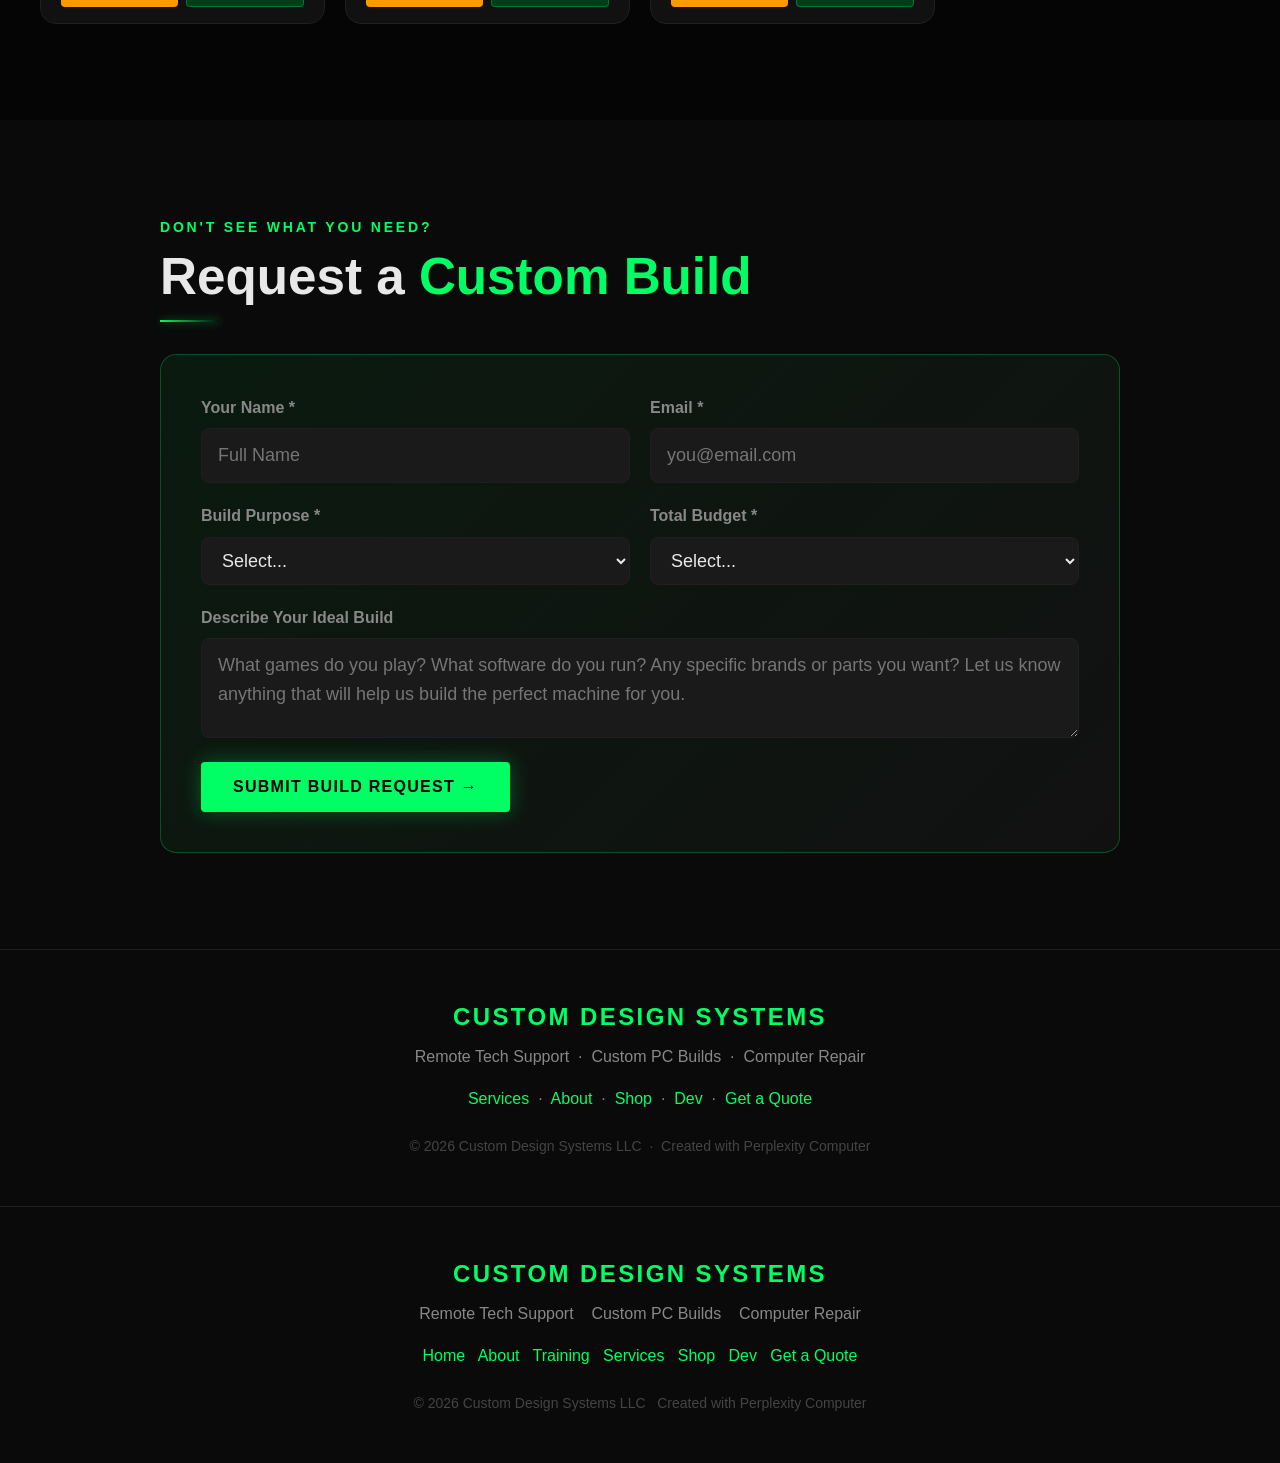
<file: shop.html>
<!DOCTYPE html>
<html lang="en" data-theme="dark">
<head>
<!--
   ______                            __
  / ____/___  ____ ___  ____  __  __/ /____  _____
 / /   / __ \/ __ `__ \/ __ \/ / / / __/ _ \/ ___/
/ /___/ /_/ / / / / / / /_/ / /_/ / /_/  __/ /
\____/\____/_/ /_/ /_/ .___/\__,_/\__/\___/_/
                    /_/
        Created with Perplexity Computer
        https://www.perplexity.ai/computer
-->
<meta name="generator" content="Perplexity Computer">
<meta name="author" content="Perplexity Computer">
<meta property="og:see_also" content="https://www.perplexity.ai/computer">
<link rel="author" href="https://www.perplexity.ai/computer">
<meta charset="UTF-8">
<meta name="viewport" content="width=device-width, initial-scale=1.0">
<title>Shop & Recommended Gear — Custom Design Systems</title>
<link rel="stylesheet" href="base.css">
<link rel="stylesheet" href="style.css">
<style>
  .page-hero {
    padding-top: calc(80px + var(--space-16));
    padding-bottom: var(--space-16);
    padding-inline: var(--space-8);
    background: radial-gradient(ellipse 70% 80% at 50% 50%, rgba(0,255,100,0.04) 0%, transparent 70%), #050505;
    position: relative; overflow: hidden;
  }
  .page-hero-grid {
    position: absolute; inset: 0;
    background-image: linear-gradient(rgba(0,255,100,0.03) 1px, transparent 1px), linear-gradient(90deg, rgba(0,255,100,0.03) 1px, transparent 1px);
    background-size: 60px 60px;
  }
  .page-title { font-family: var(--font-display); font-size: var(--text-3xl); font-weight: 900; color: var(--color-text); text-transform: uppercase; line-height: 1; margin-bottom: var(--space-4); }
  .page-title span { color: var(--color-primary); }

  /* Filter tabs */
  .filter-tabs { display: flex; gap: var(--space-2); flex-wrap: wrap; margin-bottom: var(--space-8); }
  .filter-tab {
    font-family: var(--font-body); font-size: var(--text-sm); font-weight: 600;
    color: var(--color-text-muted); background: var(--color-surface-2);
    border: 1px solid var(--color-border); border-radius: var(--radius-full);
    padding: var(--space-2) var(--space-5); cursor: pointer;
    transition: all 0.2s;
  }
  .filter-tab:hover { border-color: var(--color-primary); color: var(--color-primary); }
  .filter-tab.active { background: var(--color-primary); color: #000; border-color: var(--color-primary); font-weight: 700; }

  /* Product grid */
  .products-grid { display: grid; grid-template-columns: repeat(auto-fill, minmax(260px, 1fr)); gap: var(--space-5); }

  .product-card {
    background: var(--color-surface-2);
    border: 1px solid var(--color-border);
    border-radius: var(--radius-xl);
    overflow: hidden;
    display: flex; flex-direction: column;
    transition: border-color 0.3s, box-shadow 0.3s, transform 0.2s;
    cursor: pointer;
  }
  .product-card:hover {
    border-color: var(--color-border-glow);
    box-shadow: 0 0 30px rgba(0,255,100,0.08);
    transform: translateY(-2px);
  }
  .product-card.hidden { display: none; }

  .product-img {
    width: 100%; aspect-ratio: 4/3;
    background: linear-gradient(135deg, #0a120a 0%, #0f1f0f 100%);
    display: flex; align-items: center; justify-content: center;
    border-bottom: 1px solid var(--color-border);
    position: relative;
    overflow: hidden;
  }
  .product-img svg { width: 64px; height: 64px; opacity: 0.85; }
  .product-card:hover .product-img svg { opacity: 1; filter: drop-shadow(0 0 12px rgba(0,255,100,0.5)); transition: all 0.3s; }
  .product-badge-wrap {
    position: absolute; top: var(--space-3); left: var(--space-3);
    display: flex; gap: var(--space-2);
  }

  .product-body { padding: var(--space-5); display: flex; flex-direction: column; flex: 1; gap: var(--space-2); }
  .product-category { font-size: var(--text-xs); color: var(--color-primary); font-weight: 700; letter-spacing: 0.1em; text-transform: uppercase; }
  .product-name { font-family: var(--font-display); font-size: var(--text-base); font-weight: 800; color: var(--color-text); line-height: 1.3; }
  .product-desc { font-size: var(--text-sm); color: var(--color-text-muted); line-height: 1.5; flex: 1; }
  .product-price { font-family: var(--font-display); font-size: var(--text-lg); font-weight: 900; color: var(--color-gold); }
  .product-price span { font-size: var(--text-sm); color: var(--color-text-muted); font-weight: 400; }

  .product-actions { display: flex; gap: var(--space-2); padding: var(--space-4) var(--space-5); border-top: 1px solid var(--color-border); }
  .product-actions a, .product-actions button {
    flex: 1; text-align: center; font-family: var(--font-display);
    font-size: var(--text-xs); font-weight: 700; letter-spacing: 0.05em;
    text-transform: uppercase; padding: var(--space-2) var(--space-3);
    border-radius: var(--radius-sm); text-decoration: none; border: none; cursor: pointer;
  }
  .btn-amazon {
    background: #ff9900; color: #000;
    transition: background 0.2s;
  }
  .btn-amazon:hover { background: #ffb340; }
  .btn-add-cart {
    background: var(--color-primary-dark); color: var(--color-primary);
    border: 1px solid rgba(0,255,100,0.3) !important;
    transition: background 0.2s, box-shadow 0.2s;
  }
  .btn-add-cart:hover { background: var(--color-primary-glow); box-shadow: 0 0 10px rgba(0,255,100,0.2); }
  .btn-add-cart.added { background: var(--color-primary); color: #000; }

  /* Cart sidebar */
  #cart-overlay {
    position: fixed; inset: 0; background: rgba(0,0,0,0.7);
    z-index: 200; opacity: 0; pointer-events: none;
    transition: opacity 0.3s;
    backdrop-filter: blur(4px);
  }
  #cart-overlay.open { opacity: 1; pointer-events: all; }

  #cart-sidebar {
    position: fixed; top: 0; right: 0; bottom: 0;
    width: min(420px, 100vw);
    background: var(--color-surface);
    border-left: 1px solid var(--color-border-glow);
    z-index: 201;
    display: flex; flex-direction: column;
    transform: translateX(100%);
    transition: transform 0.35s cubic-bezier(0.16,1,0.3,1);
    box-shadow: -20px 0 60px rgba(0,255,100,0.05);
  }
  #cart-sidebar.open { transform: translateX(0); }

  .cart-header {
    display: flex; align-items: center; justify-content: space-between;
    padding: var(--space-6) var(--space-6);
    border-bottom: 1px solid var(--color-border);
  }
  .cart-title { font-family: var(--font-display); font-size: var(--text-lg); font-weight: 900; color: var(--color-primary); }
  .cart-close { font-size: 1.5rem; color: var(--color-text-muted); background: none; border: none; cursor: pointer; line-height: 1; padding: var(--space-1); }
  .cart-close:hover { color: var(--color-text); }

  #cart-items { flex: 1; overflow-y: auto; padding: var(--space-4) var(--space-6); display: flex; flex-direction: column; gap: var(--space-4); }

  .cart-empty { text-align: center; padding: var(--space-16) var(--space-4); }
  .cart-empty-icon { font-size: 3rem; margin-bottom: var(--space-4); opacity: 0.4; }
  .cart-empty-text { color: var(--color-text-muted); font-size: var(--text-sm); }

  .cart-item { display: flex; gap: var(--space-3); align-items: flex-start; }
  .cart-item-icon { font-size: 2rem; width: 48px; height: 48px; background: var(--color-surface-3); border-radius: var(--radius-md); display: flex; align-items: center; justify-content: center; flex-shrink: 0; }
  .cart-item-info { flex: 1; }
  .cart-item-name { font-size: var(--text-sm); font-weight: 700; color: var(--color-text); margin-bottom: var(--space-1); }
  .cart-item-price { font-size: var(--text-sm); color: var(--color-gold); font-weight: 700; }
  .cart-item-remove { background: none; border: none; color: var(--color-text-faint); cursor: pointer; font-size: 1rem; padding: 0; }
  .cart-item-remove:hover { color: var(--color-danger); }

  .cart-footer { padding: var(--space-6); border-top: 1px solid var(--color-border); }
  .cart-total-row { display: flex; justify-content: space-between; align-items: center; margin-bottom: var(--space-5); }
  .cart-total-label { font-family: var(--font-display); font-size: var(--text-base); font-weight: 800; color: var(--color-text); }
  .cart-total-value { font-family: var(--font-display); font-size: var(--text-xl); font-weight: 900; color: var(--color-gold); }
  .cart-note { font-size: var(--text-xs); color: var(--color-text-faint); margin-bottom: var(--space-4); }

  /* Cart button in navbar */
  #cart-btn {
    position: relative;
    background: var(--color-surface-2);
    border: 1px solid var(--color-border);
    border-radius: var(--radius-md);
    padding: var(--space-2) var(--space-4);
    color: var(--color-text);
    font-size: var(--text-sm);
    display: flex; align-items: center; gap: var(--space-2);
    cursor: pointer;
    transition: border-color 0.2s;
    white-space: nowrap;
  }
  #cart-btn:hover { border-color: var(--color-primary); color: var(--color-primary); }
  #cart-count {
    background: var(--color-primary); color: #000;
    font-size: 10px; font-weight: 900;
    width: 18px; height: 18px; border-radius: 50%;
    display: none; align-items: center; justify-content: center;
    position: absolute; top: -6px; right: -6px;
  }
  #cart-count.show { display: flex; }

  /* Build request form */
  .build-form-card {
    background: linear-gradient(135deg, #0a1a0f, var(--color-surface-2));
    border: 1px solid var(--color-border-glow);
    border-radius: var(--radius-xl);
    padding: var(--space-10);
  }
  .build-form-grid { display: grid; grid-template-columns: 1fr 1fr; gap: var(--space-5); }
  @media (max-width: 640px) { .build-form-grid { grid-template-columns: 1fr; } }
  .build-form-group { display: flex; flex-direction: column; gap: var(--space-2); }
  .build-form-group.full { grid-column: 1 / -1; }
  .build-form-group label { font-size: var(--text-sm); font-weight: 600; color: var(--color-text-muted); }
  .build-form-group input,
  .build-form-group select,
  .build-form-group textarea {
    background: var(--color-surface-3); border: 1px solid var(--color-border);
    border-radius: var(--radius-md); padding: var(--space-3) var(--space-4);
    font-size: var(--text-base); color: var(--color-text); outline: none; width: 100%;
  }
  .build-form-group input:focus,
  .build-form-group select:focus,
  .build-form-group textarea:focus { border-color: var(--color-primary); box-shadow: 0 0 0 3px rgba(0,255,100,0.1); }
  .build-form-group textarea { resize: vertical; min-height: 100px; }
</style>
</head>
<body>

<div id="page-loader">
  <video id="loader-video" src="Green-Hornet-Wings.mp4" muted playsinline></video>
  <div id="loader-text">Loading...</div>
</div>

<!-- CART OVERLAY -->
<div id="cart-overlay"></div>

<!-- CART SIDEBAR -->
<div id="cart-sidebar">
  <div class="cart-header">
    <div class="cart-title">🛒 Build Cart</div>
    <button class="cart-close" id="cart-close-btn" aria-label="Close cart">✕</button>
  </div>
  <div id="cart-items">
    <div class="cart-empty">
      <div class="cart-empty-icon">🛒</div>
      <p class="cart-empty-text">Your cart is empty.<br>Add parts to request a build quote.</p>
    </div>
  </div>
  <div class="cart-footer">
    <div class="cart-total-row">
      <div class="cart-total-label">Est. Parts Total</div>
      <div class="cart-total-value" id="cart-total">$0.00</div>
    </div>
    <p class="cart-note">+ Labor ($95/hr) will be quoted separately. 50% deposit required before parts are ordered.</p>
    <button class="btn-primary" style="width:100%;justify-content:center;" id="cart-quote-btn">Request Build Quote →</button>
  </div>
</div>

<!-- NAVIGATION -->
<nav id="navbar">
  <a href="index.html" class="nav-logo">
    <img src="Green-Hornet-Warrior.jpg" alt="CDS Logo">
    <div class="nav-logo-text">
      <span class="nav-logo-name">Custom Design Systems</span>
      <span class="nav-logo-tagline">Tech Support · Builds · Repair</span>
    </div>
  </a>
  <ul class="nav-links" id="nav-links">
    <li><a href="index.html">Home</a></li>
    <li><a href="about.html">About</a></li>
           <li><a href="training.html">Training</a></li>
    <li><a href="services.html">Services</a></li>
    <li><a href="shop.html" class="active">Shop</a></li>
    <li><a href="dev.html">Dev</a></li>
    <li><a href="services.html#invoice" class="nav-cta">Get a Quote</a></li>
  </ul>
  <div style="display:flex;align-items:center;gap:var(--space-3);">
    <button id="cart-btn" aria-label="Open cart">
      🛒 Cart
      <span id="cart-count">0</span>
    </button>
    <button class="nav-hamburger" id="hamburger" aria-label="Toggle menu"><span></span><span></span><span></span></button>
  </div>
</nav>

<!-- PAGE HERO -->
<div class="page-hero">
  <div class="page-hero-grid"></div>
  <div class="container" style="position:relative;z-index:1;">
    <div class="section-label">Curated Gear</div>
    <h1 class="page-title">Recommended <span>Hardware</span></h1>
    <p style="color:var(--color-text-muted);font-size:var(--text-base);max-width:60ch;">
      Parts and peripherals we actually use and recommend. Add to cart to request a custom build quote, or click Amazon to buy directly.
    </p>
  </div>
</div>

<!-- SHOP -->
<section class="section">
  <div class="container">

    <!-- Filter tabs -->
    <div class="filter-tabs">
      <button class="filter-tab active" data-filter="all">All Gear</button>
      <button class="filter-tab" data-filter="cpu">CPUs</button>
      <button class="filter-tab" data-filter="gpu">GPUs</button>
      <button class="filter-tab" data-filter="ram">RAM</button>
      <button class="filter-tab" data-filter="storage">Storage</button>
      <button class="filter-tab" data-filter="motherboard">Motherboards</button>
      <button class="filter-tab" data-filter="cooling">Cooling</button>
      <button class="filter-tab" data-filter="psu">Power Supply</button>
      <button class="filter-tab" data-filter="peripheral">Peripherals</button>
      <button class="filter-tab" data-filter="accessory">Accessories</button>
    </div>

    <!-- Products -->
    <div class="products-grid" id="products-grid">

      <!-- CPUs -->
      <div class="product-card" data-category="cpu">
        <div class="product-img"><svg viewBox="0 0 64 64" fill="none" xmlns="http://www.w3.org/2000/svg"><rect x="16" y="16" width="32" height="32" rx="3" stroke="#00ff64" stroke-width="2.5"/><rect x="22" y="22" width="20" height="20" rx="2" fill="rgba(0,255,100,0.12)" stroke="#00ff64" stroke-width="1.5"/><line x1="22" y1="12" x2="22" y2="16" stroke="#00ff64" stroke-width="2"/><line x1="28" y1="12" x2="28" y2="16" stroke="#00ff64" stroke-width="2"/><line x1="34" y1="12" x2="34" y2="16" stroke="#00ff64" stroke-width="2"/><line x1="40" y1="12" x2="40" y2="16" stroke="#00ff64" stroke-width="2"/><line x1="22" y1="48" x2="22" y2="52" stroke="#00ff64" stroke-width="2"/><line x1="28" y1="48" x2="28" y2="52" stroke="#00ff64" stroke-width="2"/><line x1="34" y1="48" x2="34" y2="52" stroke="#00ff64" stroke-width="2"/><line x1="40" y1="48" x2="40" y2="52" stroke="#00ff64" stroke-width="2"/><line x1="12" y1="22" x2="16" y2="22" stroke="#00ff64" stroke-width="2"/><line x1="12" y1="28" x2="16" y2="28" stroke="#00ff64" stroke-width="2"/><line x1="12" y1="34" x2="16" y2="34" stroke="#00ff64" stroke-width="2"/><line x1="12" y1="40" x2="16" y2="40" stroke="#00ff64" stroke-width="2"/><line x1="48" y1="22" x2="52" y2="22" stroke="#00ff64" stroke-width="2"/><line x1="48" y1="28" x2="52" y2="28" stroke="#00ff64" stroke-width="2"/><line x1="48" y1="34" x2="52" y2="34" stroke="#00ff64" stroke-width="2"/><line x1="48" y1="40" x2="52" y2="40" stroke="#00ff64" stroke-width="2"/><text x="32" y="36" text-anchor="middle" font-family="monospace" font-size="8" fill="#00ff64" font-weight="bold">CPU</text></svg><div class="product-badge-wrap"><span class="badge badge-green">Best Value</span></div></div>
        <div class="product-body">
          <div class="product-category">CPU</div>
          <div class="product-name">AMD Ryzen 5 7600X</div>
          <p class="product-desc">6-core, 12-thread. Excellent gaming & everyday performance. Great price-to-performance ratio for mid-range builds.</p>
          <div class="product-price">~$199 <span>Amazon</span></div>
        </div>
        <div class="product-actions">
          <a class="btn-amazon" href="https://www.amazon.com/s?k=AMD+Ryzen+5+7600X" target="_blank" rel="noopener">Amazon ↗</a>
          <button class="btn-add-cart" data-name="AMD Ryzen 5 7600X" data-price="199" data-icon="🔲">+ Cart</button>
        </div>
      </div>

      <div class="product-card" data-category="cpu">
        <div class="product-img"><svg viewBox="0 0 64 64" fill="none" xmlns="http://www.w3.org/2000/svg"><rect x="16" y="16" width="32" height="32" rx="3" stroke="#00ff64" stroke-width="2.5"/><rect x="22" y="22" width="20" height="20" rx="2" fill="rgba(0,255,100,0.12)" stroke="#00ff64" stroke-width="1.5"/><line x1="22" y1="12" x2="22" y2="16" stroke="#c9a84c" stroke-width="2"/><line x1="28" y1="12" x2="28" y2="16" stroke="#c9a84c" stroke-width="2"/><line x1="34" y1="12" x2="34" y2="16" stroke="#c9a84c" stroke-width="2"/><line x1="40" y1="12" x2="40" y2="16" stroke="#c9a84c" stroke-width="2"/><line x1="22" y1="48" x2="22" y2="52" stroke="#c9a84c" stroke-width="2"/><line x1="28" y1="48" x2="28" y2="52" stroke="#c9a84c" stroke-width="2"/><line x1="34" y1="48" x2="34" y2="52" stroke="#c9a84c" stroke-width="2"/><line x1="40" y1="48" x2="40" y2="52" stroke="#c9a84c" stroke-width="2"/><line x1="12" y1="22" x2="16" y2="22" stroke="#c9a84c" stroke-width="2"/><line x1="12" y1="28" x2="16" y2="28" stroke="#c9a84c" stroke-width="2"/><line x1="12" y1="34" x2="16" y2="34" stroke="#c9a84c" stroke-width="2"/><line x1="12" y1="40" x2="16" y2="40" stroke="#c9a84c" stroke-width="2"/><line x1="48" y1="22" x2="52" y2="22" stroke="#c9a84c" stroke-width="2"/><line x1="48" y1="28" x2="52" y2="28" stroke="#c9a84c" stroke-width="2"/><line x1="48" y1="34" x2="52" y2="34" stroke="#c9a84c" stroke-width="2"/><line x1="48" y1="40" x2="52" y2="40" stroke="#c9a84c" stroke-width="2"/><text x="32" y="36" text-anchor="middle" font-family="monospace" font-size="8" fill="#c9a84c" font-weight="bold">CPU</text></svg><div class="product-badge-wrap"><span class="badge badge-gold">Top Pick</span></div></div>
        <div class="product-body">
          <div class="product-category">CPU</div>
          <div class="product-name">AMD Ryzen 7 7700X</div>
          <p class="product-desc">8-core powerhouse for gaming, streaming, and content creation. Our go-to for serious mid-to-high builds.</p>
          <div class="product-price">~$299 <span>Amazon</span></div>
        </div>
        <div class="product-actions">
          <a class="btn-amazon" href="https://www.amazon.com/s?k=AMD+Ryzen+7+7700X" target="_blank" rel="noopener">Amazon ↗</a>
          <button class="btn-add-cart" data-name="AMD Ryzen 7 7700X" data-price="299" data-icon="🔲">+ Cart</button>
        </div>
      </div>

      <div class="product-card" data-category="cpu">
        <div class="product-img"><svg viewBox="0 0 64 64" fill="none" xmlns="http://www.w3.org/2000/svg"><rect x="16" y="16" width="32" height="32" rx="3" stroke="#00ff64" stroke-width="2.5"/><rect x="22" y="22" width="20" height="20" rx="2" fill="rgba(0,255,100,0.12)" stroke="#00ff64" stroke-width="1.5"/><line x1="22" y1="12" x2="22" y2="16" stroke="#00ff64" stroke-width="2"/><line x1="28" y1="12" x2="28" y2="16" stroke="#00ff64" stroke-width="2"/><line x1="34" y1="12" x2="34" y2="16" stroke="#00ff64" stroke-width="2"/><line x1="40" y1="12" x2="40" y2="16" stroke="#00ff64" stroke-width="2"/><line x1="22" y1="48" x2="22" y2="52" stroke="#00ff64" stroke-width="2"/><line x1="28" y1="48" x2="28" y2="52" stroke="#00ff64" stroke-width="2"/><line x1="34" y1="48" x2="34" y2="52" stroke="#00ff64" stroke-width="2"/><line x1="40" y1="48" x2="40" y2="52" stroke="#00ff64" stroke-width="2"/><line x1="12" y1="22" x2="16" y2="22" stroke="#00ff64" stroke-width="2"/><line x1="12" y1="28" x2="16" y2="28" stroke="#00ff64" stroke-width="2"/><line x1="12" y1="34" x2="16" y2="34" stroke="#00ff64" stroke-width="2"/><line x1="12" y1="40" x2="16" y2="40" stroke="#00ff64" stroke-width="2"/><line x1="48" y1="22" x2="52" y2="22" stroke="#00ff64" stroke-width="2"/><line x1="48" y1="28" x2="52" y2="28" stroke="#00ff64" stroke-width="2"/><line x1="48" y1="34" x2="52" y2="34" stroke="#00ff64" stroke-width="2"/><line x1="48" y1="40" x2="52" y2="40" stroke="#00ff64" stroke-width="2"/><text x="32" y="36" text-anchor="middle" font-family="monospace" font-size="8" fill="#00ff64" font-weight="bold">CPU</text></svg></div>
        <div class="product-body">
          <div class="product-category">CPU</div>
          <div class="product-name">Intel Core i5-14600K</div>
          <p class="product-desc">14-core hybrid architecture. Strong gaming performance and great for multitasking. Intel platform option.</p>
          <div class="product-price">~$249 <span>Amazon</span></div>
        </div>
        <div class="product-actions">
          <a class="btn-amazon" href="https://www.amazon.com/s?k=Intel+Core+i5-14600K" target="_blank" rel="noopener">Amazon ↗</a>
          <button class="btn-add-cart" data-name="Intel Core i5-14600K" data-price="249" data-icon="🔲">+ Cart</button>
        </div>
      </div>

      <!-- GPUs -->
      <div class="product-card" data-category="gpu">
        <div class="product-img"><svg viewBox="0 0 64 64" fill="none" xmlns="http://www.w3.org/2000/svg"><rect x="8" y="20" width="48" height="24" rx="4" stroke="#00ff64" stroke-width="2"/><rect x="14" y="26" width="18" height="12" rx="2" fill="rgba(0,255,100,0.12)" stroke="#00ff64" stroke-width="1.5"/><circle cx="42" cy="32" r="4" stroke="#00ff64" stroke-width="1.5"/><circle cx="52" cy="32" r="2" fill="rgba(0,255,100,0.3)" stroke="#00ff64" stroke-width="1"/><line x1="16" y1="44" x2="16" y2="50" stroke="#00ff64" stroke-width="2"/><line x1="24" y1="44" x2="24" y2="50" stroke="#00ff64" stroke-width="2"/><line x1="32" y1="44" x2="32" y2="50" stroke="#00ff64" stroke-width="2"/><line x1="40" y1="44" x2="40" y2="50" stroke="#00ff64" stroke-width="2"/><line x1="48" y1="44" x2="48" y2="50" stroke="#00ff64" stroke-width="2"/><text x="22" y="35" text-anchor="middle" font-family="monospace" font-size="7" fill="#00ff64" font-weight="bold">GPU</text></svg><div class="product-badge-wrap"><span class="badge badge-green">Best Value</span></div></div>
        <div class="product-body">
          <div class="product-category">GPU</div>
          <div class="product-name">NVIDIA RTX 4060</div>
          <p class="product-desc">1080p/1440p gaming perfection. DLSS 3, ray tracing, great efficiency. Best bang-for-buck mid-range GPU.</p>
          <div class="product-price">~$299 <span>Amazon</span></div>
        </div>
        <div class="product-actions">
          <a class="btn-amazon" href="https://www.amazon.com/s?k=NVIDIA+RTX+4060" target="_blank" rel="noopener">Amazon ↗</a>
          <button class="btn-add-cart" data-name="NVIDIA RTX 4060" data-price="299" data-icon="🎮">+ Cart</button>
        </div>
      </div>

      <div class="product-card" data-category="gpu">
        <div class="product-img"><svg viewBox="0 0 64 64" fill="none" xmlns="http://www.w3.org/2000/svg"><rect x="8" y="20" width="48" height="24" rx="4" stroke="#c9a84c" stroke-width="2"/><rect x="14" y="26" width="18" height="12" rx="2" fill="rgba(201,168,76,0.12)" stroke="#c9a84c" stroke-width="1.5"/><circle cx="42" cy="32" r="4" stroke="#c9a84c" stroke-width="1.5"/><circle cx="52" cy="32" r="2" fill="rgba(201,168,76,0.3)" stroke="#c9a84c" stroke-width="1"/><line x1="16" y1="44" x2="16" y2="50" stroke="#c9a84c" stroke-width="2"/><line x1="24" y1="44" x2="24" y2="50" stroke="#c9a84c" stroke-width="2"/><line x1="32" y1="44" x2="32" y2="50" stroke="#c9a84c" stroke-width="2"/><line x1="40" y1="44" x2="40" y2="50" stroke="#c9a84c" stroke-width="2"/><line x1="48" y1="44" x2="48" y2="50" stroke="#c9a84c" stroke-width="2"/><text x="22" y="35" text-anchor="middle" font-family="monospace" font-size="7" fill="#c9a84c" font-weight="bold">GPU</text></svg><div class="product-badge-wrap"><span class="badge badge-gold">Top Pick</span></div></div>
        <div class="product-body">
          <div class="product-category">GPU</div>
          <div class="product-name">NVIDIA RTX 4070 Super</div>
          <p class="product-desc">Exceptional 1440p and capable 4K gaming. The sweet spot for high-end builds without overpaying.</p>
          <div class="product-price">~$599 <span>Amazon</span></div>
        </div>
        <div class="product-actions">
          <a class="btn-amazon" href="https://www.amazon.com/s?k=NVIDIA+RTX+4070+Super" target="_blank" rel="noopener">Amazon ↗</a>
          <button class="btn-add-cart" data-name="NVIDIA RTX 4070 Super" data-price="599" data-icon="🎮">+ Cart</button>
        </div>
      </div>



      <!-- RAM -->
      <div class="product-card" data-category="ram">
        <div class="product-img"><svg viewBox="0 0 64 64" fill="none" xmlns="http://www.w3.org/2000/svg"><rect x="10" y="22" width="44" height="20" rx="2" stroke="#00ff64" stroke-width="2"/><rect x="16" y="28" width="4" height="8" rx="1" fill="rgba(0,255,100,0.3)" stroke="#00ff64" stroke-width="1"/><rect x="24" y="28" width="4" height="8" rx="1" fill="rgba(0,255,100,0.3)" stroke="#00ff64" stroke-width="1"/><rect x="32" y="28" width="4" height="8" rx="1" fill="rgba(0,255,100,0.3)" stroke="#00ff64" stroke-width="1"/><rect x="40" y="28" width="4" height="8" rx="1" fill="rgba(0,255,100,0.3)" stroke="#00ff64" stroke-width="1"/><line x1="14" y1="42" x2="14" y2="48" stroke="#00ff64" stroke-width="1.5"/><line x1="18" y1="42" x2="18" y2="48" stroke="#00ff64" stroke-width="1.5"/><line x1="22" y1="42" x2="22" y2="48" stroke="#00ff64" stroke-width="1.5"/><line x1="26" y1="42" x2="26" y2="48" stroke="#00ff64" stroke-width="1.5"/><line x1="30" y1="42" x2="30" y2="48" stroke="#00ff64" stroke-width="1.5"/><line x1="34" y1="42" x2="34" y2="48" stroke="#00ff64" stroke-width="1.5"/><line x1="38" y1="42" x2="38" y2="48" stroke="#00ff64" stroke-width="1.5"/><line x1="42" y1="42" x2="42" y2="48" stroke="#00ff64" stroke-width="1.5"/><line x1="46" y1="42" x2="46" y2="48" stroke="#00ff64" stroke-width="1.5"/><line x1="50" y1="42" x2="50" y2="48" stroke="#00ff64" stroke-width="1.5"/></svg><div class="product-badge-wrap"><span class="badge badge-green">Best Value</span></div></div>
        <div class="product-body">
          <div class="product-category">RAM</div>
          <div class="product-name">Corsair Vengeance 32GB DDR5-6000</div>
          <p class="product-desc">2x16GB DDR5-6000. The sweet spot for Ryzen 7000 builds. Great speeds, reliable, competitively priced.</p>
          <div class="product-price">~$89 <span>Amazon</span></div>
        </div>
        <div class="product-actions">
          <a class="btn-amazon" href="https://www.amazon.com/s?k=Corsair+Vengeance+32GB+DDR5+6000" target="_blank" rel="noopener">Amazon ↗</a>
          <button class="btn-add-cart" data-name="Corsair Vengeance 32GB DDR5-6000" data-price="89" data-icon="💾">+ Cart</button>
        </div>
      </div>



      <!-- Storage -->
      <div class="product-card" data-category="storage">
        <div class="product-img"><svg viewBox="0 0 64 64" fill="none" xmlns="http://www.w3.org/2000/svg"><rect x="12" y="18" width="40" height="28" rx="4" stroke="#c9a84c" stroke-width="2"/><rect x="18" y="24" width="12" height="16" rx="2" fill="rgba(201,168,76,0.12)" stroke="#c9a84c" stroke-width="1.5"/><circle cx="40" cy="32" r="5" stroke="#c9a84c" stroke-width="1.5"/><circle cx="40" cy="32" r="2" fill="rgba(201,168,76,0.4)"/><line x1="22" y1="46" x2="22" y2="52" stroke="#c9a84c" stroke-width="2"/><line x1="30" y1="46" x2="30" y2="52" stroke="#c9a84c" stroke-width="2"/><line x1="38" y1="46" x2="38" y2="52" stroke="#c9a84c" stroke-width="2"/><line x1="46" y1="46" x2="46" y2="52" stroke="#c9a84c" stroke-width="2"/><text x="24" y="35" text-anchor="middle" font-family="monospace" font-size="6" fill="#c9a84c" font-weight="bold">SSD</text></svg><div class="product-badge-wrap"><span class="badge badge-gold">Top Pick</span></div></div>
        <div class="product-body">
          <div class="product-category">Storage</div>
          <div class="product-name">Samsung 990 Pro 2TB NVMe</div>
          <p class="product-desc">7,450 MB/s read. Our go-to boot drive for every build. Fast, reliable, excellent endurance rating.</p>
          <div class="product-price">~$149 <span>Amazon</span></div>
        </div>
        <div class="product-actions">
          <a class="btn-amazon" href="https://www.amazon.com/s?k=Samsung+990+Pro+2TB+NVMe" target="_blank" rel="noopener">Amazon ↗</a>
          <button class="btn-add-cart" data-name="Samsung 990 Pro 2TB NVMe" data-price="149" data-icon="💿">+ Cart</button>
        </div>
      </div>

      <div class="product-card" data-category="storage">
        <div class="product-img"><svg viewBox="0 0 64 64" fill="none" xmlns="http://www.w3.org/2000/svg"><rect x="12" y="18" width="40" height="28" rx="4" stroke="#00ff64" stroke-width="2"/><rect x="18" y="24" width="12" height="16" rx="2" fill="rgba(0,255,100,0.12)" stroke="#00ff64" stroke-width="1.5"/><circle cx="40" cy="32" r="5" stroke="#00ff64" stroke-width="1.5"/><circle cx="40" cy="32" r="2" fill="rgba(0,255,100,0.4)"/><line x1="22" y1="46" x2="22" y2="52" stroke="#00ff64" stroke-width="2"/><line x1="30" y1="46" x2="30" y2="52" stroke="#00ff64" stroke-width="2"/><line x1="38" y1="46" x2="38" y2="52" stroke="#00ff64" stroke-width="2"/><line x1="46" y1="46" x2="46" y2="52" stroke="#00ff64" stroke-width="2"/><text x="24" y="35" text-anchor="middle" font-family="monospace" font-size="6" fill="#00ff64" font-weight="bold">SSD</text></svg></div>
        <div class="product-body">
          <div class="product-category">Storage</div>
          <div class="product-name">WD Black SN850X 1TB NVMe</div>
          <p class="product-desc">7,300 MB/s read. PlayStation-grade speed for PC. Excellent for OS + games combo drive.</p>
          <div class="product-price">~$99 <span>Amazon</span></div>
        </div>
        <div class="product-actions">
          <a class="btn-amazon" href="https://www.amazon.com/s?k=WD+Black+SN850X+1TB" target="_blank" rel="noopener">Amazon ↗</a>
          <button class="btn-add-cart" data-name="WD Black SN850X 1TB NVMe" data-price="99" data-icon="💿">+ Cart</button>
        </div>
      </div>

      <!-- Motherboards -->
      <div class="product-card" data-category="motherboard">
        <div class="product-img"><svg viewBox="0 0 64 64" fill="none" xmlns="http://www.w3.org/2000/svg"><rect x="8" y="8" width="48" height="48" rx="3" stroke="#00ff64" stroke-width="2"/><rect x="14" y="14" width="16" height="16" rx="2" stroke="#00ff64" stroke-width="1.5" fill="rgba(0,255,100,0.08)"/><rect x="34" y="14" width="8" height="4" rx="1" stroke="#00ff64" stroke-width="1" fill="rgba(0,255,100,0.1)"/><rect x="34" y="20" width="8" height="4" rx="1" stroke="#00ff64" stroke-width="1" fill="rgba(0,255,100,0.1)"/><rect x="34" y="26" width="8" height="4" rx="1" stroke="#00ff64" stroke-width="1" fill="rgba(0,255,100,0.1)"/><rect x="14" y="34" width="44" height="4" rx="1" stroke="#00ff64" stroke-width="1" fill="rgba(0,255,100,0.06)" x="14" y="34" width="36" height="3"/><rect x="14" y="40" width="36" height="3" rx="1" stroke="#00ff64" stroke-width="1" fill="rgba(0,255,100,0.06)"/><rect x="14" y="46" width="36" height="3" rx="1" stroke="#00ff64" stroke-width="1" fill="rgba(0,255,100,0.06)"/><text x="22" y="26" text-anchor="middle" font-family="monospace" font-size="6" fill="#00ff64" font-weight="bold">MOBO</text></svg><div class="product-badge-wrap"><span class="badge badge-green">Best Value</span></div></div>
        <div class="product-body">
          <div class="product-category">Motherboard</div>
          <div class="product-name">ASUS ROG Strix B650E-F (AM5)</div>
          <p class="product-desc">Excellent AM5 board for Ryzen 7000. PCIe 5.0 support, great VRM, solid layout for mid-to-high builds.</p>
          <div class="product-price">~$249 <span>Amazon</span></div>
        </div>
        <div class="product-actions">
          <a class="btn-amazon" href="https://www.amazon.com/s?k=ASUS+ROG+Strix+B650E-F" target="_blank" rel="noopener">Amazon ↗</a>
          <button class="btn-add-cart" data-name="ASUS ROG Strix B650E-F" data-price="249" data-icon="🖨️">+ Cart</button>
        </div>
      </div>



      <!-- Cooling -->
      <div class="product-card" data-category="cooling">
        <div class="product-img"><svg viewBox="0 0 64 64" fill="none" xmlns="http://www.w3.org/2000/svg"><circle cx="32" cy="32" r="20" stroke="#c9a84c" stroke-width="2"/><circle cx="32" cy="32" r="6" fill="rgba(201,168,76,0.2)" stroke="#c9a84c" stroke-width="1.5"/><line x1="32" y1="12" x2="32" y2="22" stroke="#c9a84c" stroke-width="2"/><line x1="32" y1="42" x2="32" y2="52" stroke="#c9a84c" stroke-width="2"/><line x1="12" y1="32" x2="22" y2="32" stroke="#c9a84c" stroke-width="2"/><line x1="42" y1="32" x2="52" y2="32" stroke="#c9a84c" stroke-width="2"/><line x1="18" y1="18" x2="25" y2="25" stroke="#c9a84c" stroke-width="1.5"/><line x1="39" y1="39" x2="46" y2="46" stroke="#c9a84c" stroke-width="1.5"/><line x1="46" y1="18" x2="39" y2="25" stroke="#c9a84c" stroke-width="1.5"/><line x1="18" y1="46" x2="25" y2="39" stroke="#c9a84c" stroke-width="1.5"/></svg><div class="product-badge-wrap"><span class="badge badge-gold">Top Pick</span></div></div>
        <div class="product-body">
          <div class="product-category">Cooling</div>
          <div class="product-name">Noctua NH-D15 (Air Cooler)</div>
          <p class="product-desc">The best air cooler money can buy. Beats many 240mm AIOs. Silent, reliable, no pump failure risk.</p>
          <div class="product-price">~$99 <span>Amazon</span></div>
        </div>
        <div class="product-actions">
          <a class="btn-amazon" href="https://www.amazon.com/s?k=Noctua+NH-D15" target="_blank" rel="noopener">Amazon ↗</a>
          <button class="btn-add-cart" data-name="Noctua NH-D15 Air Cooler" data-price="99" data-icon="❄️">+ Cart</button>
        </div>
      </div>



      <!-- PSU -->
      <div class="product-card" data-category="psu">
        <div class="product-img"><svg viewBox="0 0 64 64" fill="none" xmlns="http://www.w3.org/2000/svg"><rect x="12" y="16" width="40" height="32" rx="4" stroke="#00ff64" stroke-width="2"/><rect x="18" y="22" width="12" height="20" rx="2" fill="rgba(0,255,100,0.08)" stroke="#00ff64" stroke-width="1.5"/><circle cx="42" cy="28" r="4" stroke="#00ff64" stroke-width="1.5"/><circle cx="42" cy="38" r="4" stroke="#00ff64" stroke-width="1.5"/><path d="M36 28 L34 32 L37 32 L35 38" stroke="#00ff64" stroke-width="2" stroke-linecap="round" stroke-linejoin="round" fill="none"/></svg><div class="product-badge-wrap"><span class="badge badge-green">Best Value</span></div></div>
        <div class="product-body">
          <div class="product-category">Power Supply</div>
          <div class="product-name">Corsair RM850x 850W 80+ Gold</div>
          <p class="product-desc">Fully modular, 850W, rock-solid reliability. Our standard recommendation for most gaming builds.</p>
          <div class="product-price">~$139 <span>Amazon</span></div>
        </div>
        <div class="product-actions">
          <a class="btn-amazon" href="https://www.amazon.com/s?k=Corsair+RM850x+850W" target="_blank" rel="noopener">Amazon ↗</a>
          <button class="btn-add-cart" data-name="Corsair RM850x 850W" data-price="139" data-icon="⚡">+ Cart</button>
        </div>
      </div>



      <!-- Peripherals -->
      <div class="product-card" data-category="peripheral">
        <div class="product-img"><svg viewBox="0 0 64 64" fill="none" xmlns="http://www.w3.org/2000/svg"><rect x="8" y="10" width="48" height="32" rx="3" stroke="#c9a84c" stroke-width="2"/><rect x="14" y="16" width="36" height="20" rx="1" fill="rgba(201,168,76,0.08)" stroke="#c9a84c" stroke-width="1"/><path d="M24 42 L28 50 L36 50 L40 42" stroke="#c9a84c" stroke-width="1.5" fill="none"/><line x1="20" y1="50" x2="44" y2="50" stroke="#c9a84c" stroke-width="2"/></svg><div class="product-badge-wrap"><span class="badge badge-gold">Top Pick</span></div></div>
        <div class="product-body">
          <div class="product-category">Monitor</div>
          <div class="product-name">LG 27GP850-B 27" 1440p 165Hz</div>
          <p class="product-desc">Fast IPS, 1440p at 165Hz. Excellent color accuracy and response time. Our standard monitor recommendation.</p>
          <div class="product-price">~$299 <span>Amazon</span></div>
        </div>
        <div class="product-actions">
          <a class="btn-amazon" href="https://www.amazon.com/s?k=LG+27GP850-B" target="_blank" rel="noopener">Amazon ↗</a>
          <button class="btn-add-cart" data-name="LG 27GP850-B 1440p Monitor" data-price="299" data-icon="🖥️">+ Cart</button>
        </div>
      </div>


      <div class="product-card" data-category="peripheral">
        <div class="product-img"><svg viewBox="0 0 64 64" fill="none" xmlns="http://www.w3.org/2000/svg"><rect x="8" y="10" width="48" height="32" rx="3" stroke="#00ff64" stroke-width="2"/><rect x="14" y="16" width="36" height="20" rx="1" fill="rgba(0,255,100,0.08)" stroke="#00ff64" stroke-width="1"/><path d="M24 42 L28 50 L36 50 L40 42" stroke="#00ff64" stroke-width="1.5" fill="none"/><line x1="20" y1="50" x2="44" y2="50" stroke="#00ff64" stroke-width="2"/></svg><div class="product-badge-wrap"><span class="badge badge-green">Best Value</span></div></div>
        <div class="product-body">
          <div class="product-category">Monitor</div>
          <div class="product-name">MSI MAG 27" 1440p 180Hz</div>
          <p class="product-desc">Fast IPS, 180Hz refresh rate. Great gaming monitor with excellent colors and smooth motion at a competitive price.</p>
          <div class="product-price">~$349 <span>Amazon</span></div>
        </div>
        <div class="product-actions">
          <a class="btn-amazon" href="https://www.amazon.com/s?k=MSI+MAG+27+1440p+180Hz" target="_blank" rel="noopener">Amazon ↗</a>
          <button class="btn-add-cart" data-name="MSI MAG 27 1440p 180Hz Monitor" data-price="349" data-icon="🖥️">+ Cart</button>
        </div>
      </div>

      <div class="product-card" data-category="peripheral">
        <div class="product-img"><svg viewBox="0 0 64 64" fill="none" xmlns="http://www.w3.org/2000/svg"><rect x="8" y="20" width="48" height="26" rx="4" stroke="#00ff64" stroke-width="2"/><rect x="14" y="27" width="5" height="4" rx="1" fill="rgba(0,255,100,0.2)" stroke="#00ff64" stroke-width="1"/><rect x="22" y="27" width="5" height="4" rx="1" fill="rgba(0,255,100,0.2)" stroke="#00ff64" stroke-width="1"/><rect x="30" y="27" width="5" height="4" rx="1" fill="rgba(0,255,100,0.2)" stroke="#00ff64" stroke-width="1"/><rect x="38" y="27" width="5" height="4" rx="1" fill="rgba(0,255,100,0.2)" stroke="#00ff64" stroke-width="1"/><rect x="46" y="27" width="5" height="4" rx="1" fill="rgba(0,255,100,0.2)" stroke="#00ff64" stroke-width="1"/><rect x="17" y="34" width="31" height="4" rx="1" fill="rgba(0,255,100,0.2)" stroke="#00ff64" stroke-width="1"/></svg></div>
        <div class="product-body">
          <div class="product-category">Keyboard</div>
          <div class="product-name">Logitech MX Keys S</div>
          <p class="product-desc">Premium wireless keyboard. Perfect for home office and remote work setups. Backlit, comfortable, multi-device.</p>
          <div class="product-price">~$109 <span>Amazon</span></div>
        </div>
        <div class="product-actions">
          <a class="btn-amazon" href="https://www.amazon.com/s?k=Logitech+MX+Keys+S" target="_blank" rel="noopener">Amazon ↗</a>
          <button class="btn-add-cart" data-name="Logitech MX Keys S" data-price="109" data-icon="⌨️">+ Cart</button>
        </div>
      </div>

      <div class="product-card" data-category="peripheral">
        <div class="product-img"><svg viewBox="0 0 64 64" fill="none" xmlns="http://www.w3.org/2000/svg"><rect x="8" y="20" width="48" height="26" rx="4" stroke="#00ff64" stroke-width="2"/><rect x="14" y="27" width="5" height="4" rx="1" fill="rgba(0,255,100,0.2)" stroke="#00ff64" stroke-width="1"/><rect x="22" y="27" width="5" height="4" rx="1" fill="rgba(0,255,100,0.2)" stroke="#00ff64" stroke-width="1"/><rect x="30" y="27" width="5" height="4" rx="1" fill="rgba(0,255,100,0.2)" stroke="#00ff64" stroke-width="1"/><rect x="38" y="27" width="5" height="4" rx="1" fill="rgba(0,255,100,0.2)" stroke="#00ff64" stroke-width="1"/><rect x="46" y="27" width="5" height="4" rx="1" fill="rgba(0,255,100,0.2)" stroke="#00ff64" stroke-width="1"/><rect x="17" y="34" width="31" height="4" rx="1" fill="rgba(0,255,100,0.2)" stroke="#00ff64" stroke-width="1"/></svg></div>
        <div class="product-body">
          <div class="product-category">Keyboard</div>
          <div class="product-name">Logitech MK335 Wireless Keyboard and Mouse Combo</div>
          <p class="product-desc">Logitech MK335 Quiet Wireless Keyboard and Mouse Combo - Black/Silver Keyboard and Mouse Combo Wireless, Ambidextrous</p>
          <div class="product-price">~$29.99 <span>Amazon</span></div>
        </div>
        <div class="product-actions">
          <a class="btn-amazon" href="https://www.amazon.com/gp/product/B072JX77X6/ref=ewc_pr_img_1?smid=ATVPDKIKX0DER&psc=1">Amazon ↗</a>
          <button class="btn-add-cart" data-name="Logitech MK355" data-price="$29.99" data-icon="⌨️">+ Cart</button>
        </div>
      </div>

      <div class="product-card" data-category="peripheral">
        <div class="product-img"><svg viewBox="0 0 64 64" fill="none" xmlns="http://www.w3.org/2000/svg"><path d="M32 12 C22 12 18 20 18 30 L18 40 C18 48 24 52 32 52 C40 52 46 48 46 40 L46 30 C46 20 42 12 32 12Z" stroke="#00ff64" stroke-width="2" fill="rgba(0,255,100,0.05)"/><line x1="32" y1="12" x2="32" y2="34" stroke="#00ff64" stroke-width="1.5"/><line x1="18" y1="30" x2="46" y2="30" stroke="#00ff64" stroke-width="1"/><circle cx="32" cy="22" r="3" fill="rgba(0,255,100,0.4)" stroke="#00ff64" stroke-width="1"/></svg></div>
        <div class="product-body">
          <div class="product-category">Mouse</div>
          <div class="product-name">Logitech G502 X Plus Wireless</div>
          <p class="product-desc">HERO 25K sensor, wireless, 13 programmable buttons. Top choice for gaming and productivity setups.</p>
          <div class="product-price">~$129 <span>Amazon</span></div>
        </div>
        <div class="product-actions">
          <a class="btn-amazon" href="https://www.amazon.com/s?k=Logitech+G502+X+Plus" target="_blank" rel="noopener">Amazon ↗</a>
          <button class="btn-add-cart" data-name="Logitech G502 X Plus Wireless" data-price="129" data-icon="🖱️">+ Cart</button>
        </div>
      </div>

      <div class="product-card" data-category="peripheral">
        <div class="product-img"><svg viewBox="0 0 64 64" fill="none" xmlns="http://www.w3.org/2000/svg"><rect x="8" y="20" width="48" height="26" rx="4" stroke="#c9a84c" stroke-width="2"/><rect x="14" y="27" width="5" height="4" rx="1" fill="rgba(201,168,76,0.2)" stroke="#c9a84c" stroke-width="1"/><rect x="22" y="27" width="5" height="4" rx="1" fill="rgba(201,168,76,0.2)" stroke="#c9a84c" stroke-width="1"/><rect x="30" y="27" width="5" height="4" rx="1" fill="rgba(201,168,76,0.2)" stroke="#c9a84c" stroke-width="1"/><rect x="38" y="27" width="5" height="4" rx="1" fill="rgba(201,168,76,0.2)" stroke="#c9a84c" stroke-width="1"/><rect x="46" y="27" width="5" height="4" rx="1" fill="rgba(201,168,76,0.2)" stroke="#c9a84c" stroke-width="1"/><rect x="17" y="34" width="31" height="4" rx="1" fill="rgba(201,168,76,0.2)" stroke="#c9a84c" stroke-width="1"/></svg><div class="product-badge-wrap"><span class="badge badge-gold">Top Pick</span></div></div>
        <div class="product-body">
          <div class="product-category">Keyboard</div>
          <div class="product-name">Corsair K100 RGB</div>
          <p class="product-desc">Mechanical gaming keyboard with custom OPX switches, per-key RGB, and iCUE dial. Premium build for serious gamers.</p>
          <div class="product-price">~$249 <span>Amazon</span></div>
        </div>
        <div class="product-actions">
          <a class="btn-amazon" href="https://www.amazon.com/s?k=Corsair+K100+RGB" target="_blank" rel="noopener">Amazon ↗</a>
          <button class="btn-add-cart" data-name="Corsair K100 RGB" data-price="249" data-icon="⌨️">+ Cart</button>
        </div>
      </div>

      <div class="product-card" data-category="peripheral">
        <div class="product-img"><svg viewBox="0 0 64 64" fill="none" xmlns="http://www.w3.org/2000/svg"><path d="M32 12 C22 12 18 20 18 30 L18 40 C18 48 24 52 32 52 C40 52 46 48 46 40 L46 30 C46 20 42 12 32 12Z" stroke="#00ff64" stroke-width="2" fill="rgba(0,255,100,0.05)"/><line x1="32" y1="12" x2="32" y2="34" stroke="#00ff64" stroke-width="1.5"/><line x1="18" y1="30" x2="46" y2="30" stroke="#00ff64" stroke-width="1"/><circle cx="32" cy="22" r="3" fill="rgba(0,255,100,0.4)" stroke="#00ff64" stroke-width="1"/></svg></div>
        <div class="product-body">
          <div class="product-category">Mouse</div>
          <div class="product-name">SteelSeries Rival 5</div>
          <p class="product-desc">18,000 CPI TrueMove Air sensor, lightweight at 85g. 9 programmable buttons, gaming optimized for FPS and MOBA.</p>
          <div class="product-price">~$99 <span>Amazon</span></div>
        </div>
        <div class="product-actions">
          <a class="btn-amazon" href="https://www.amazon.com/s?k=SteelSeries+Rival+5" target="_blank" rel="noopener">Amazon ↗</a>
          <button class="btn-add-cart" data-name="SteelSeries Rival 5" data-price="99" data-icon="🖱️">+ Cart</button>
        </div>
      </div>

      <div class="product-card" data-category="peripheral">
        <div class="product-img"><span style="font-size:4rem;">🎧</span></div>
        <div class="product-body">
          <div class="product-category">Headset</div>
          <div class="product-name">Logitech H390 Wired USB-A</div>
          <p class="product-desc">Logitech H390 Wired Headset for PC/Laptop, Stereo Headphones with Noise Cancelling Microphone, USB-A, in-Line Controls, Works with Chromebook - Black</p>
          <div class="product-price">~$19.59 <span>Amazon</span></div>
        </div>
        <div class="product-actions">
          <a class="btn-amazon" href="https://www.amazon.com/gp/product/B000UXZQ42/ref=ewc_pr_img_5?smid=ATVPDKIKX0DER&th=1" target="_blank" rel="noopener">Amazon ↗</a>
          <button class="btn-add-cart" data-name="Logitech H390 Wired USB-A" data-price="$19.59" data-icon="🎧">+ Cart</button>
        </div>
      </div>

      <div class="product-card" data-category="peripheral">
        <div class="product-img"><span style="font-size:4rem;">🎧</span></div>
        <div class="product-body">
          <div class="product-category">Headset</div>
          <div class="product-name">Poly Voyager 5200 with BT700 Adapter</div>
          <p class="product-desc">Plantronics by Poly Voyager 5200 UC Wireless Headset & Charging Case - Single-Ear Bluetooth Headset w/Noise-Canceling Mic - Connect Mobile/Mac/PC via Bluetooth - Works w/Teams, Zoom</p>
          <div class="product-price">~$124.95 <span>Amazon</span></div>
        </div>
        <div class="product-actions">
          <a class="btn-amazon" href="amazon.com/gp/product/B0BBXGDSXP/ref=ewc_pr_img_1?smid=A1JPJSG2LCS41S&psc=1" target="_blank" rel="noopener">Amazon ↗</a>
          <button class="btn-add-cart" data-name="Poly Voyager 5200 w/BT700 Adapter" data-price="$124.95" data-icon="🎧">+ Cart</button>
        </div>
      </div>

      <div class="product-card" data-category="peripheral">
        <div class="product-img"><span style="font-size:4rem;">🎧</span></div>
        <div class="product-body">
          <div class="product-category">Headset</div>
          <div class="product-name">Alienware Wired Gaming Headset AW520H</div>
          <p class="product-desc">Alienware Wired Gaming Headset - AW520H (Dark Side of The Moon)</p>
          <div class="product-price">~$69.99 <span>Amazon</span></div>
        </div>
        <div class="product-actions">
          <a class="btn-amazon" href="https://www.amazon.com/gp/product/B0C69ZGQ58/ref=ewc_pr_img_1?smid=ATVPDKIKX0DER&th=1" target="_blank" rel="noopener">Amazon ↗</a>
          <button class="btn-add-cart" data-name="Alienware Wired Gaming Headset AW520H" data-price="$69.99" data-icon="🎧">+ Cart</button>
        </div>
      </div>

      <div class="product-card" data-category="peripheral">
        <div class="product-img"><span style="font-size:4rem;">🎧</span></div>
        <div class="product-body">
          <div class="product-category">Headset</div>
          <div class="product-name">Alienware Tri-Mode Wireless Gaming Headset AW725H</div>
          <p class="product-desc">Alienware Tri-Mode Wireless Gaming Headset AW725H - Wired/Wireless, Bluetooth 5.3, Audio Output - 20 Hz, Mini-Phone (3.5mm), Battery Talk Time Up to 55 Hrs (Bluetooth), Dark Side of The Moon</p>
          <div class="product-price">~$119.99 <span>Amazon</span></div>
        </div>
        <div class="product-actions">
          <a class="btn-amazon" href="https://www.amazon.com/gp/product/B0DHJG7CZB/ref=ewc_pr_img_4?smid=ATVPDKIKX0DER&th=1" target="_blank" rel="noopener">Amazon ↗</a>
          <button class="btn-add-cart" data-name="Alienware Tri-Mode Wireless Gaming Headset AW725H" data-price="$119.99" data-icon="🎧">+ Cart</button>
        </div>
      </div>

<!-- Accessories -->   
      <div class="product-card" data-category="accessory">
        <div class="product-img"><span style="font-size:4rem;line-height:1;color:#00ff64;">⚡</span></div>
        <div class="product-body">
          <div class="product-category">UPS Back-UPS Surge</div>
          <div class="product-name">APC UPS Back-UPS 1500VA 900W AVR Surge</div>
          <p class="product-desc">APC UPS 600VA / 330W UPS Battery Backup & Surge Protector, 7 Outlets (NEMA 5-15R), USB Charging Port, BE600M1 Uninterruptible Power Supply for Computers, Wi-Fi Routers, and Home Office Electronics</p>
          <div class="product-price">~$69.99 <span>Amazon</span></div>
        </div>
        <div class="product-actions">
          <a class="btn-amazon" href="https://www.amazon.com/gp/product/B01FWAZEIU/ref=ewc_pr_img_2?smid=ATVPDKIKX0DER&th=1" target="_blank" rel="noopener">Amazon ↗</a>
          <button class="btn-add-cart" data-name="APC UPS Back-UPS 600VA 330W Surge" data-price="$69.99" data-icon="⚡">+ Cart</button>
        </div>
      </div>
      
       <div class="product-card" data-category="accessory">
        <div class="product-img"><span style="font-size:4rem;line-height:1;color:#00ff64;">⚡</span></div>
        <div class="product-body">
          <div class="product-category">UPS Back-UPS Surge</div>
          <div class="product-name">APC UPS Back-UPS 600VA 330W Surge</div>
          <p class="product-desc">APC UPS Back-UPS Pro 600VA Sinewave UPS, 900W Battery Backup & Surge Protector, AVR, 10 Outlets, LCD, USB-C & USB-A Charging Ports, BR1500MS2 Uninterruptible Power Supply for Computers, Electronics</p>
          <div class="product-price">~$286.22 <span>Amazon</span></div>
        </div>
        <div class="product-actions">
          <a class="btn-amazon" href="https://www.amazon.com/gp/product/B08GRY1W93/ref=ewc_pr_img_2?smid=ATVPDKIKX0DER&psc=1" target="_blank" rel="noopener">Amazon ↗</a>
          <button class="btn-add-cart" data-name="APC UPS Back-UPS 1500VA 900W AVR Surge" data-price="$286.22" data-icon="⚡">+ Cart</button>
        </div>
      </div>
       
       <div class="product-card" data-category="accessory">
        <div class="product-img"><span style="font-size:4rem;line-height:1;color:#00ff64;">🔌</span></div>
        <div class="product-body">
          <div class="product-category">Dell Laptop Charger USB-C 65w</div>
          <div class="product-name">Dell Laptop Charger USB-C 65w</div>
          <p class="product-desc">Dell Laptop Charger 65W Watt USB Type C AC Power Adapter Include Power Cord for Dell Latitude 3340 3440 3540 5340 5440 5540 7340 7440 7640 9440 2in1</p>
          <div class="product-price">~$25.19 <span>Amazon</span></div>
        </div>
        <div class="product-actions">
          <a class="btn-amazon" href="https://www.amazon.com/gp/product/B0CJ88NGPG/ref=ewc_pr_img_1?smid=AKH0BLBSQ5N6S&psc=1" target="_blank" rel="noopener">Amazon ↗</a>
          <button class="btn-add-cart" data-name="Dell Laptop Charger USB-C 65w" data-price="$25.19" data-icon="🔌">+ Cart</button>
        </div>
      </div>
              
       <div class="product-card" data-category="accessory">
        <div class="product-img"><span style="font-size:4rem;line-height:1;color:#00ff64;">🔌</span></div>
        <div class="product-body">
          <div class="product-category">Dell Laptop Charger USB-C 90w</div>
          <div class="product-name">Dell Laptop Charger USB-C 90w</div>
          <p class="product-desc">Dell Laptop Charger 90W Watt USB Type C AC Power Adapter Precision 3470 3570 3571 5770,XPS 15 9520,Latitude 9330 9430 7430 5530 5531 7330 5431 5531 5330 7330 7530,Inspiron 7420</p>
          <div class="product-price">~$35.99 <span>Amazon</span></div>
        </div>
        <div class="product-actions">
          <a class="btn-amazon" href="https://www.amazon.com/gp/product/B0CJNYDP55/ref=ewc_pr_img_6?smid=A1A47NPT179UVQ&psc=1" target="_blank" rel="noopener">Amazon ↗</a>
          <button class="btn-add-cart" data-name="Dell Laptop Charger USB-C 90w" data-price="$35.99" data-icon="🔌">+ Cart</button>
        </div>
       </div>       
       
       <div class="product-card" data-category="accessory">
        <div class="product-img"><span style="font-size:4rem;line-height:1;color:#00ff64;">🔌</span></div>
        <div class="product-body">
          <div class="product-category">Dell Laptop Charger USB-C 130w</div>
          <div class="product-name">Dell Laptop Charger USB-C 130w</div>
          <p class="product-desc">Dell Laptop Charger 130W USB C Type C AC Adapter,XPS 15 9500 9510 9520 XPS 17 9700 9710 9720 9730 AC Charger, Black, DA130PM170</p>
          <div class="product-price">~$41.77 <span>Amazon</span></div>
        </div>
        <div class="product-actions">
          <a class="btn-amazon" href="https://www.amazon.com/gp/product/B0CZLGX8VJ/ref=ewc_pr_img_1?smid=A190GGUJ1L21DJ&psc=1" target="_blank" rel="noopener">Amazon ↗</a>
          <button class="btn-add-cart" data-name="Dell Laptop Charger USB-C 130w" data-price="$41.77" data-icon="🔌">+ Cart</button>
        </div>
      </div>

</section>
  
<!-- CUSTOM BUILD REQUEST -->
<section class="section" id="build-request" style="background:var(--color-surface);">
  <div class="container-default">
    <div class="section-label">Don't See What You Need?</div>
    <h2 class="section-title">Request a <span>Custom Build</span></h2>
    <div class="glow-line"></div>
    <div class="build-form-card">
      <div id="build-success" style="display:none;text-align:center;padding:var(--space-12);">
        <div style="font-size:3rem;margin-bottom:var(--space-4);">✅</div>
        <div style="font-family:var(--font-display);font-size:var(--text-xl);font-weight:900;color:var(--color-primary);margin-bottom:var(--space-3);">Build Request Received!</div>
        <p style="color:var(--color-text-muted);">We'll reach out within 24 hours with a full parts list and quote.</p>
      </div>
      <form id="build-form">
        <div class="build-form-grid">
          <div class="build-form-group">
            <label>Your Name *</label>
            <input type="text" required placeholder="Full Name">
          </div>
          <div class="build-form-group">
            <label>Email *</label>
            <input type="email" required placeholder="you@email.com">
          </div>
          <div class="build-form-group">
            <label>Build Purpose *</label>
            <select required>
              <option value="">Select...</option>
              <option>Gaming PC</option>
              <option>Workstation / Video Editing</option>
              <option>Streaming Setup</option>
              <option>Home Office / Productivity</option>
              <option>Home Server / NAS</option>
              <option>Other</option>
            </select>
          </div>
          <div class="build-form-group">
            <label>Total Budget *</label>
            <select required>
              <option value="">Select...</option>
              <option>Under $700</option>
              <option>$700 – $1,200</option>
              <option>$1,200 – $2,000</option>
              <option>$2,000 – $3,500</option>
              <option>$3,500+</option>
            </select>
          </div>
          <div class="build-form-group full">
            <label>Describe Your Ideal Build</label>
            <textarea placeholder="What games do you play? What software do you run? Any specific brands or parts you want? Let us know anything that will help us build the perfect machine for you."></textarea>
          </div>
        </div>
        <div style="margin-top:var(--space-6);">
          <button type="submit" class="btn-primary">Submit Build Request →</button>
        </div>
      </form>
    </div>
  </div>
</section>

<footer>
  <div class="footer-logo-name">Custom Design Systems</div>
  <p style="margin-bottom:var(--space-4);">Remote Tech Support &nbsp;·&nbsp; Custom PC Builds &nbsp;·&nbsp; Computer Repair</p>
  <p style="margin-bottom:var(--space-6);">
    <a href="services.html">Services</a> &nbsp;·&nbsp;
    <a href="about.html">About</a> &nbsp;·&nbsp;
    <a href="shop.html">Shop</a> &nbsp;·&nbsp;
    <a href="dev.html">Dev</a> &nbsp;·&nbsp;
    <a href="services.html#invoice">Get a Quote</a>
  </p>
  <p style="font-size:var(--text-xs);color:var(--color-text-faint);">
    &copy; 2026 Custom Design Systems LLC &nbsp;·&nbsp;
    <a href="https://www.perplexity.ai/computer" target="_blank" rel="noopener noreferrer" style="color:var(--color-text-faint);">Created with Perplexity Computer</a>
  </p>
</footer>
</body>
</html>

<script>
  // Navbar
  const navbar = document.getElementById('navbar');
  window.addEventListener('scroll', () => navbar.classList.toggle('scrolled', window.scrollY > 40));
  document.getElementById('hamburger').addEventListener('click', () =>
    document.getElementById('nav-links').classList.toggle('open'));

  // Filter tabs
  document.querySelectorAll('.filter-tab').forEach(tab => {
    tab.addEventListener('click', () => {
      document.querySelectorAll('.filter-tab').forEach(t => t.classList.remove('active'));
      tab.classList.add('active');
      const filter = tab.dataset.filter;
      document.querySelectorAll('.product-card').forEach(card => {
        card.classList.toggle('hidden', filter !== 'all' && card.dataset.category !== filter);
      });
    });
  });

  // Cart
  let cartItems = [];

  function updateCartUI() {
    const count = cartItems.length;
    const total = cartItems.reduce((s, i) => s + i.price, 0);
    const countEl = document.getElementById('cart-count');
    countEl.textContent = count;
    countEl.classList.toggle('show', count > 0);
    document.getElementById('cart-total').textContent = '$' + total.toFixed(2).replace(/\B(?=(\d{3})+(?!\d))/g, ',');

    const itemsEl = document.getElementById('cart-items');
    if (count === 0) {
      itemsEl.innerHTML = '<div class="cart-empty"><div class="cart-empty-icon">🛒</div><p class="cart-empty-text">Your cart is empty.<br>Add parts to request a build quote.</p></div>';
    } else {
      itemsEl.innerHTML = cartItems.map((item, i) => `
        <div class="cart-item">
          <div class="cart-item-icon">${item.icon}</div>
          <div class="cart-item-info">
            <div class="cart-item-name">${item.name}</div>
            <div class="cart-item-price">~$${item.price.toFixed(2)}</div>
          </div>
          <button class="cart-item-remove" data-index="${i}" aria-label="Remove">✕</button>
        </div>
      `).join('');
      itemsEl.querySelectorAll('.cart-item-remove').forEach(btn => {
        btn.addEventListener('click', () => {
          const idx = parseInt(btn.dataset.index);
          cartItems.splice(idx, 1);
          // Re-enable add button
          document.querySelectorAll('.btn-add-cart').forEach(b => {
            if (!cartItems.find(c => c.name === b.dataset.name)) {
              b.classList.remove('added');
              b.textContent = '+ Cart';
            }
          });
          updateCartUI();
        });
      });
    }
  }

  // Add to cart buttons
  document.querySelectorAll('.btn-add-cart').forEach(btn => {
    btn.addEventListener('click', () => {
      if (btn.classList.contains('added')) return;
      cartItems.push({ name: btn.dataset.name, price: parseFloat(btn.dataset.price), icon: btn.dataset.icon });
      btn.classList.add('added');
      btn.textContent = '✓ Added';
      updateCartUI();
      openCart();
    });
  });

  // Cart open/close
  function openCart() {
    document.getElementById('cart-sidebar').classList.add('open');
    document.getElementById('cart-overlay').classList.add('open');
  }
  function closeCart() {
    document.getElementById('cart-sidebar').classList.remove('open');
    document.getElementById('cart-overlay').classList.remove('open');
  }
  document.getElementById('cart-btn').addEventListener('click', openCart);
  document.getElementById('cart-close-btn').addEventListener('click', closeCart);
  document.getElementById('cart-overlay').addEventListener('click', closeCart);

  // Cart quote button
  document.getElementById('cart-quote-btn').addEventListener('click', () => {
    closeCart();
    document.getElementById('build-request').scrollIntoView({ behavior: 'smooth' });
  });

  // Build form
  document.getElementById('build-form').addEventListener('submit', e => {
    e.preventDefault();
    document.getElementById('build-form').style.display = 'none';
    document.getElementById('build-success').style.display = 'block';
  });

  // Page transition
  const loader = document.getElementById('page-loader');
  const loaderVideo = document.getElementById('loader-video');
  document.querySelectorAll('a[href]').forEach(link => {
    const href = link.getAttribute('href');
    if (href && !href.startsWith('#') && !href.startsWith('http') && href.endsWith('.html')) {
      link.addEventListener('click', e => {
        e.preventDefault();
        loader.classList.add('active');
        loaderVideo.play();
        setTimeout(() => { window.location.href = href; }, 900);
      });
    }
  });
</script>
<footer>
    <div class="footer-logo-name">Custom Design Systems</div>
    <p style="margin-bottom: var(--space-4);">Remote Tech Support &nbsp;&nbsp; Custom PC Builds &nbsp;&nbsp; Computer Repair</p>
    <p style="margin-bottom: var(--space-6);">
      <a href="index.html">Home</a>&nbsp;&nbsp;
      <a href="about.html">About</a>&nbsp;&nbsp;
      <a href="training.html">Training</a>&nbsp;&nbsp;
      <a href="services.html">Services</a>&nbsp;&nbsp;
      <a href="shop.html">Shop</a>&nbsp;&nbsp;
      <a href="dev.html">Dev</a>&nbsp;&nbsp;
      <a href="services.html#invoice">Get a Quote</a>
    </p>
    <p style="font-size: var(--text-xs); color: var(--color-text-faint);">
      &copy; 2026 Custom Design Systems LLC&nbsp;&nbsp;
      <a href="https://www.perplexity.ai/computer" target="_blank" rel="noopener noreferrer" style="color: var(--color-text-faint);">Created with Perplexity Computer</a>
    </p>
  </footer>
</body>
</html>
</file>
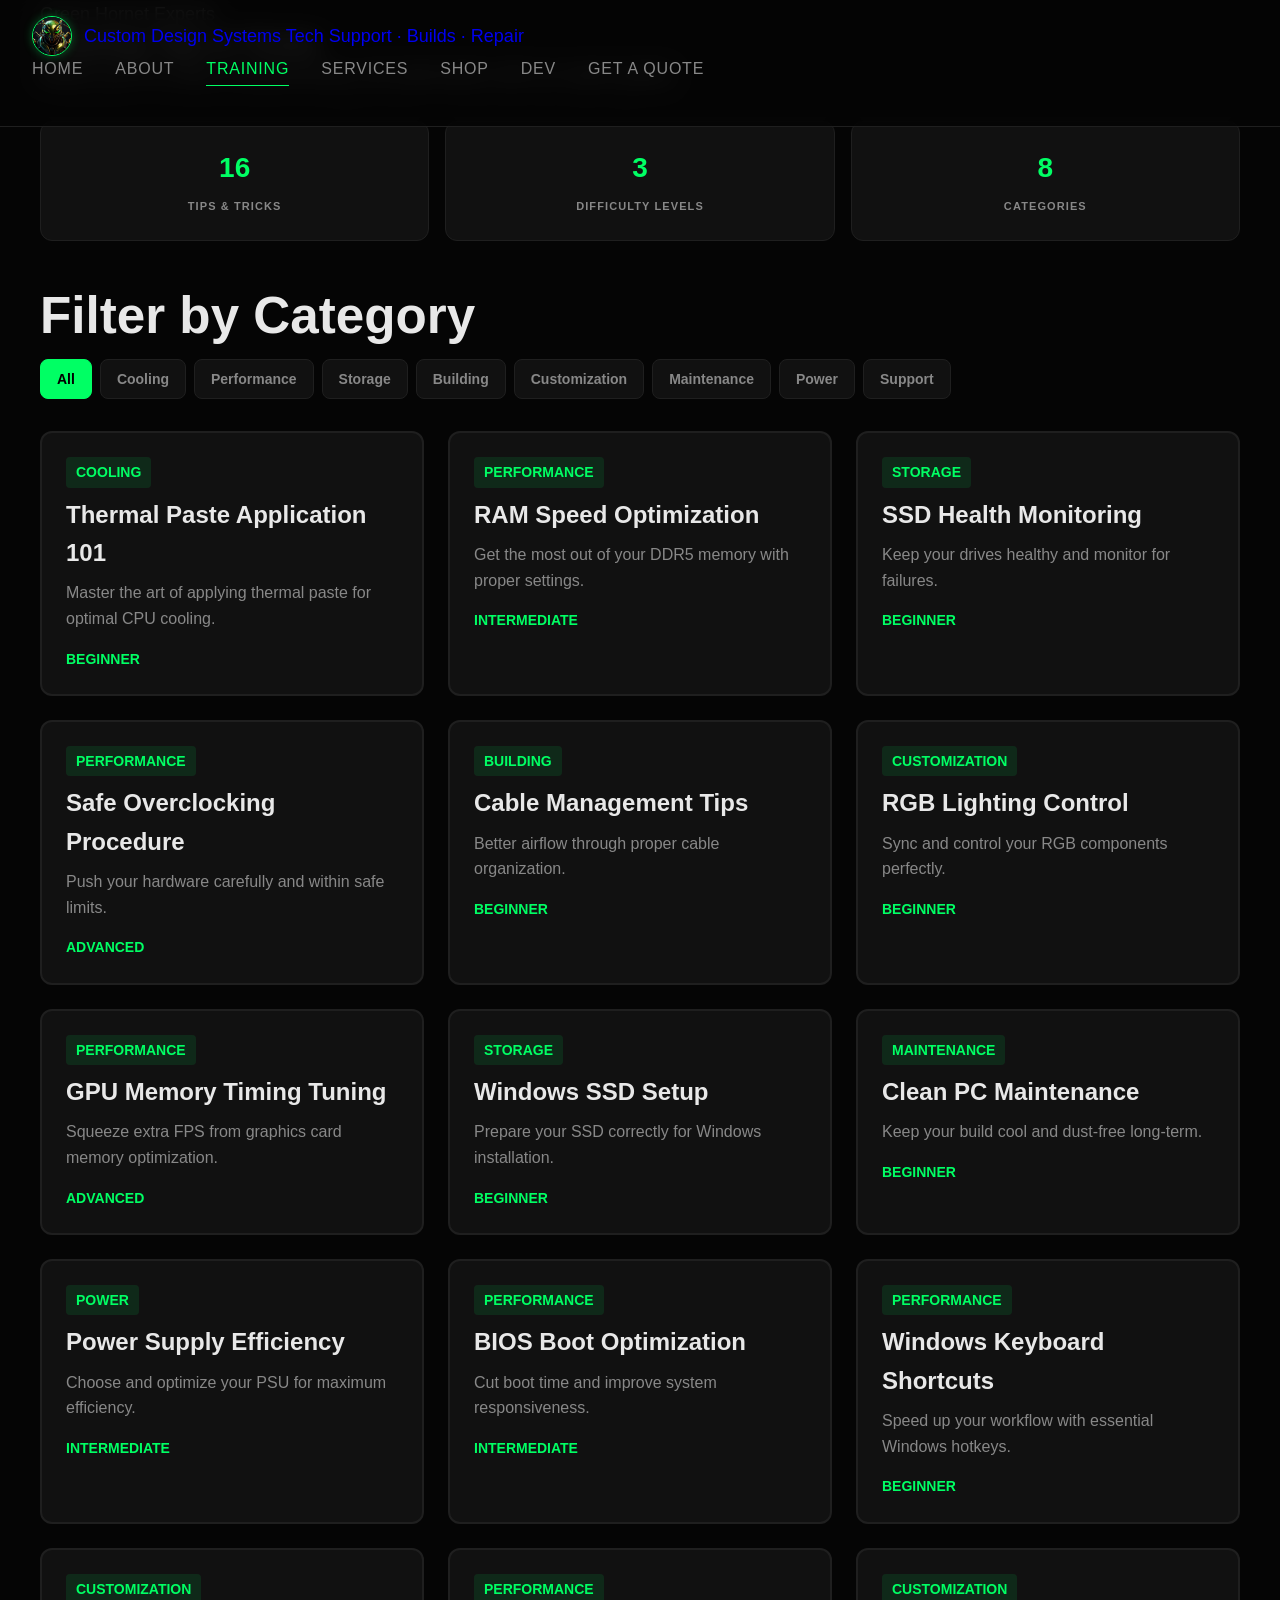
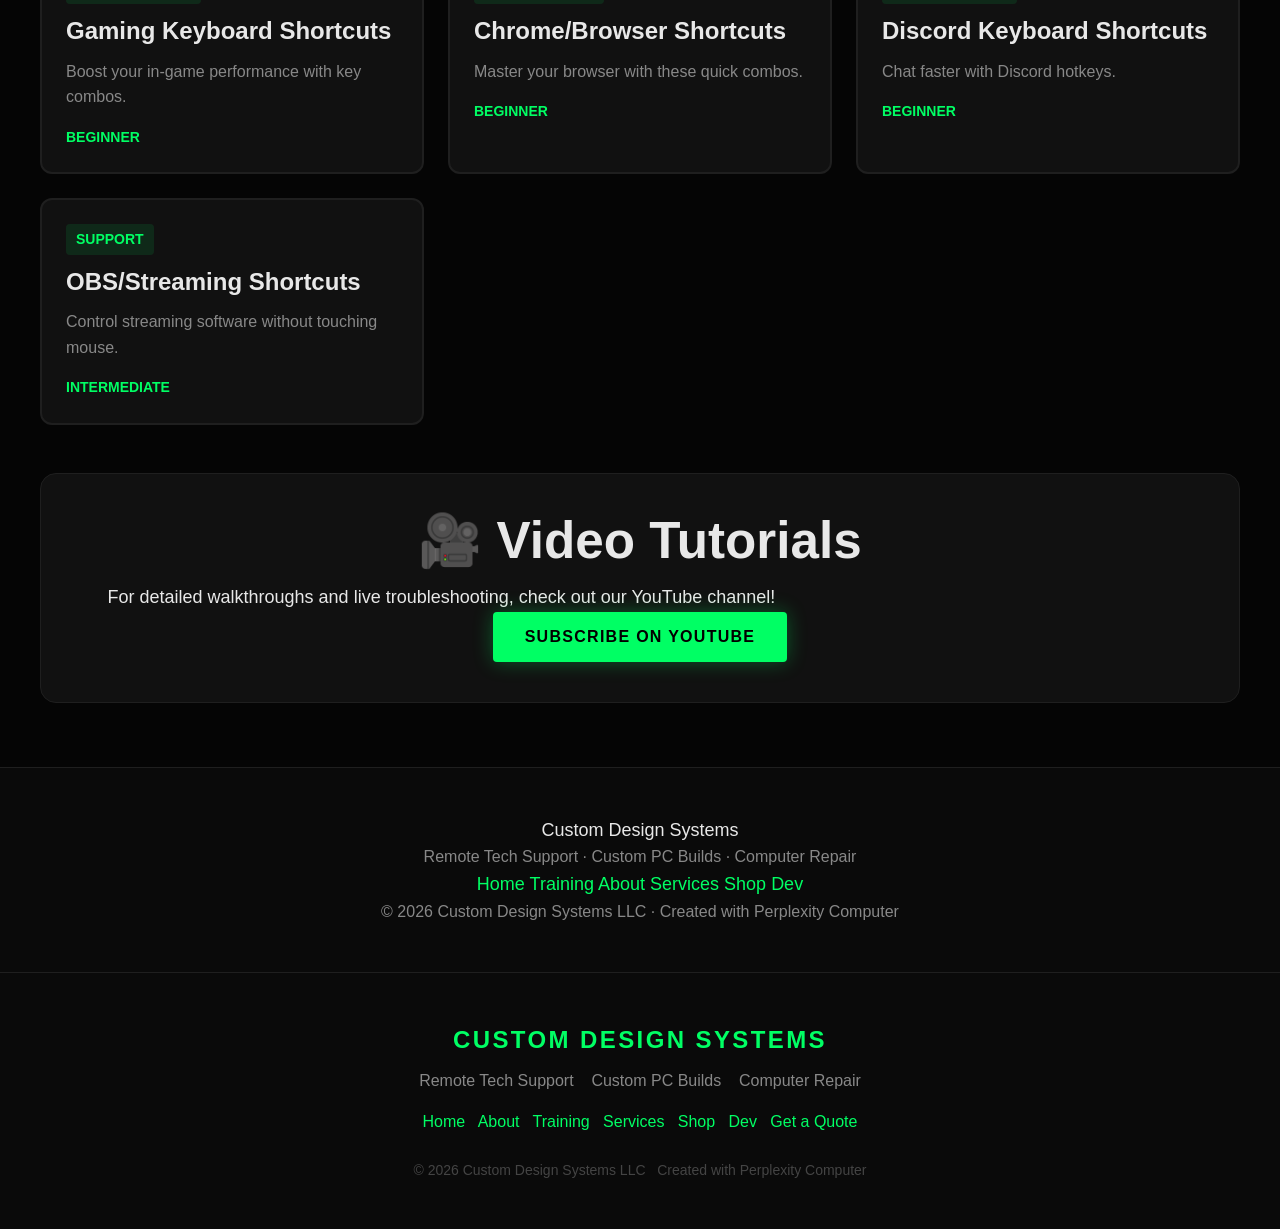
<file: training.html>
<!DOCTYPE html>
<html lang="en" data-theme="dark">
<head>
    <meta charset="UTF-8">
    <meta name="viewport" content="width=device-width, initial-scale=1.0">
    <title>Training Tips & Tricks — Custom Design Systems</title>
    <link rel="stylesheet" href="base.css">
    <link rel="stylesheet" href="style.css">
    <style>
        .tips-grid { display: grid; grid-template-columns: repeat(auto-fill, minmax(340px, 1fr)); gap: 24px; margin-bottom: 3rem; }
        .tip-card { background: var(--color-surface-2); border: 2px solid var(--color-border); border-radius: var(--radius-lg); padding: 1.5rem; transition: all 0.3s; position: relative; cursor: pointer; }
        .tip-card:hover { border-color: var(--color-primary); box-shadow: 0 0 15px rgba(0, 255, 100, 0.2); transform: translateY(-4px); }
        .tip-card.expanded { grid-column: 1 / -1; }
        .tip-category { display: inline-block; background: rgba(0, 255, 100, 0.1); color: var(--color-primary); padding: 4px 10px; border-radius: var(--radius-sm); font-size: var(--text-xs); font-weight: 700; text-transform: uppercase; margin-bottom: var(--space-2); }
        .tip-title { font-family: var(--font-display); font-size: var(--text-lg); font-weight: 800; margin-bottom: var(--space-2); color: var(--color-text); }
        .tip-description { font-size: var(--text-sm); color: var(--color-text-muted); margin-bottom: var(--space-3); line-height: 1.6; }
        .tip-content { display: none; margin-top: 1rem; padding-top: 1rem; border-top: 1px solid var(--color-border); }
        .tip-card.expanded .tip-content { display: block; }
        .tip-content li { padding: 4px 0; color: var(--color-text-muted); font-size: var(--text-sm); }
        .tip-footer { display: flex; justify-content: space-between; align-items: center; margin-top: 1rem; }
        .tip-level { font-size: var(--text-xs); color: var(--color-primary); font-weight: 700; text-transform: uppercase; }
        .filters { display: flex; gap: var(--space-2); margin-bottom: var(--space-8); flex-wrap: wrap; }
        .filter-btn { padding: 8px 16px; background: var(--color-surface-2); border: 1px solid var(--color-border); color: var(--color-text-muted); border-radius: var(--radius-md); cursor: pointer; font-size: var(--text-xs); font-weight: 600; transition: all 0.2s; }
        .filter-btn.active { background: var(--color-primary); color: #000; border-color: var(--color-primary); }
        .youtube-section { background: var(--color-surface-2); border: 1px solid var(--color-border); border-radius: var(--radius-xl); padding: var(--space-10); text-align: center; margin-bottom: var(--space-16); }
        
        /* Stats Styles */
        .stats-grid { display: grid; grid-template-columns: repeat(auto-fit, minmax(180px, 1fr)); gap: 16px; margin: 2rem 0 3rem; }
        .stat-card { background: var(--color-surface-2); border: 1px solid var(--color-border); padding: 1.5rem; border-radius: var(--radius-lg); text-align: center; }
        .stat-number { font-family: var(--font-display); font-size: 28px; font-weight: 900; color: var(--color-primary); margin-bottom: 0.5rem; }
        .stat-label { font-size: 11px; color: var(--color-text-muted); text-transform: uppercase; font-weight: 700; letter-spacing: 0.1em; }
    </style>
</head>
<body>
    <div id="page-loader" class="page-loader">
        <video id="loader-video" muted playsinline preload="auto">
            <source src="Green-Hornet-Wings.mp4" type="video/mp4">
        </video>
    </div>

    <header id="navbar" class="navbar">
        <div class="nav-container">
            <a href="index.html" class="nav-logo">
                <img src="Green-Hornet-Warrior.jpg" alt="CDS Logo" class="logo-img">
                <div class="logo-text">
                    <span class="brand">Custom Design Systems</span>
                    <span class="tagline">Tech Support · Builds · Repair</span>
                </div>
            </a>
            <nav id="nav-links" class="nav-links">
                <a href="index.html">Home</a>
                <a href="about.html">About</a>
                <a href="training.html" class="active">Training</a>
                <a href="services.html">Services</a>
                <a href="shop.html">Shop</a>
                <a href="dev.html">Dev</a>
                <a href="services.html#invoice" class="btn-primary-sm">Get a Quote</a>
            </nav>
            <button id="hamburger" class="hamburger" aria-label="Menu">
                <span></span><span></span><span></span>
            </button>
        </div>
    </header>

    <main>
        <section class="page-hero">
            <div class="page-grid"></div>
            <div class="page-hero-content container">
                <div class="hero-eyebrow">Green Hornet Experts</div>
                <h1 class="page-title">Training <span>Tips & Tricks</span></h1>
                <p class="hero-desc">Master your PC builds, troubleshooting, and optimization with our expert guides.</p>
                
                <!-- Quick Stats -->
                <div class="stats-grid">
                    <div class="stat-card">
                        <div class="stat-number" id="tips-count">17</div>
                        <div class="stat-label">Tips & Tricks</div>
                    </div>
                    <div class="stat-card">
                        <div class="stat-number">3</div>
                        <div class="stat-label">Difficulty Levels</div>
                    </div>
                    <div class="stat-card">
                        <div class="stat-number">8</div>
                        <div class="stat-label">Categories</div>
                    </div>
                </div>
            </div>
        </section>

        <section class="container py-16">
            <div class="section-header">
                <h2 class="section-title">Filter by Category</h2>
            </div>
            <div id="filters" class="filters"></div>
            
            <div id="tips-grid" class="tips-grid"></div>

            <div class="youtube-section">
                <h2 class="section-title">🎥 Video Tutorials</h2>
                <p>For detailed walkthroughs and live troubleshooting, check out our YouTube channel!</p>
                <div class="hero-actions" style="justify-content: center;">
                    <a href="https://www.youtube.com/@greenhornet8383" class="btn-primary">Subscribe on YouTube</a>
                </div>
            </div>
        </section>
    </main>

    <footer class="site-footer">
        <div class="container footer-grid">
            <div class="footer-brand">
                <div class="brand">Custom Design Systems</div>
                <p class="tagline">Remote Tech Support · Custom PC Builds · Computer Repair</p>
            </div>
            <nav class="footer-nav">
                <a href="index.html">Home</a>
                <a href="training.html">Training</a>
                <a href="about.html">About</a>
                <a href="services.html">Services</a>
                <a href="shop.html">Shop</a>
                <a href="dev.html">Dev</a>
            </nav>
        </div>
        <div class="footer-bottom container">
            <p>&copy; 2026 Custom Design Systems LLC · Created with Perplexity Computer</p>
        </div>
    </footer>

    <script>
        const navbar = document.getElementById('navbar');
        window.addEventListener('scroll', () => navbar.classList.toggle('scrolled', window.scrollY > 40));
        document.getElementById('hamburger').addEventListener('click', () => document.getElementById('nav-links').classList.toggle('open'));

        const loader = document.getElementById('page-loader');
        const loaderVideo = document.getElementById('loader-video');
        document.querySelectorAll('a[href]').forEach(link => {
            const href = link.getAttribute('href');
            if (href && !href.startsWith('#') && !href.startsWith('http') && href.endsWith('.html')) {
                link.addEventListener('click', e => {
                    e.preventDefault();
                    loader.classList.add('active');
                    loaderVideo.play();
                    setTimeout(() => { window.location.href = href; }, 900);
                });
            }
        });

        const tipsData = [
            { id: 1, title: "Thermal Paste Application 101", category: "Cooling", level: "beginner", description: "Master the art of applying thermal paste for optimal CPU cooling.", content: ["Use a pea-sized amount, not a large blob!", "Place paste in center of CPU die", "Spread evenly with IHS or plastic spreader", "Avoid excess paste reaching capacitors", "Cooler pressure will distribute paste properly"] },
            { id: 2, title: "RAM Speed Optimization", category: "Performance", level: "intermediate", description: "Get the most out of your DDR5 memory with proper settings.", content: ["Enable XMP/DOCP in BIOS (one-click overclocking)", "Check stability with MemTest86", "Monitor temperatures (shouldn't exceed 50°C)", "Increase timings if system becomes unstable", "Run benchmarks to verify improvements"] },
            { id: 3, title: "SSD Health Monitoring", category: "Storage", level: "beginner", description: "Keep your drives healthy and monitor for failures.", content: ["Download CrystalDiskInfo (free, no install)", "Check SMART data monthly", "Watch for Yellow/Red status warnings", "Monitor write errors and bad sectors", "Backup critical data on older drives"] },
            { id: 4, title: "Safe Overclocking Procedure", category: "Performance", level: "advanced", description: "Push your hardware carefully and within safe limits.", content: ["Increase clock speed by 25-50MHz increments", "Stress test after each adjustment (use Prime95)", "Monitor temperatures with HWInfo64", "Keep voltages under +0.05V from stock", "Document stable settings for future reference"] },
            { id: 5, title: "Cable Management Tips", category: "Building", level: "beginner", description: "Better airflow through proper cable organization.", content: ["Route cables behind motherboard tray first", "Use velcro straps (reusable, not zip ties)", "Plan cable paths before installation", "Clip excess cable lengths with ties", "Leave room for air to circulate"] },
            { id: 6, title: "RGB Lighting Control", category: "Customization", level: "beginner", description: "Sync and control your RGB components perfectly.", content: ["Install manufacturer control software", "Update firmware for compatibility", "Create custom profiles for different moods", "Sync multiple brands if supported", "Reduce brightness to save power"] },
            { id: 7, title: "GPU Memory Timing Tuning", category: "Performance", level: "advanced", description: "Squeeze extra FPS from graphics card memory optimization.", content: ["Use MSI Afterburner for adjustments", "Increase memory clock by 50MHz at a time", "Test with GFXBench or Time Spy", "Revert if artifacts appear (weird glitches)", "Optimal gains: 3-5 FPS improvement"] },
            { id: 8, title: "Windows SSD Setup", category: "Storage", level: "beginner", description: "Prepare your SSD correctly for Windows installation.", content: ["Disable Intel XMP until Windows is installed", "Use NVMe drive in proper M.2 slot (usually top)", "Install Windows BEFORE enabling XMP", "Update chipset and NVMe drivers immediately", "Enable XMP and stress test for stability"] },
            { id: 9, title: "Clean PC Maintenance", category: "Maintenance", level: "beginner", description: "Keep your build cool and dust-free long-term.", content: ["Clean intake filters every 1-2 months", "Use compressed air for gentle dust removal", "Check fan speeds monthly", "Replace thermal paste every 2-3 years", "Vacuum near case (not inside) quarterly"] },
            { id: 10, title: "Power Supply Efficiency", category: "Power", level: "intermediate", description: "Choose and optimize your PSU for maximum efficiency.", content: ["80 Plus Gold is efficient for most builds", "Calculate total wattage (CPU + GPU + peripherals)", "Add 20% headroom for stability", "Load PSU at 50-80% for best efficiency", "Modular PSU = better cable management"] },
            { id: 11, title: "BIOS Boot Optimization", category: "Performance", level: "intermediate", description: "Cut boot time and improve system responsiveness.", content: ["Disable unused devices in BIOS", "Set SSD as primary boot drive", "Disable USB legacy support", "Enable XMP/DOCP for faster memory", "Boot time typical: 15-20 seconds (Windows)"] },
            { id: 13, title: "Windows Keyboard Shortcuts", category: "Performance", level: "beginner", description: "Speed up your workflow with essential Windows hotkeys.", content: ["Win + D: Show/hide desktop instantly", "Win + V: Open clipboard history (paste anything!)", "Win + Shift + S: Screenshot tool (crop & save)", "Win + X: Quick menu (shut down, settings, etc)", "Win + I: Open Settings", "Alt + Tab: Switch between open windows", "Ctrl + Shift + Esc: Open Task Manager (bypass login)", "Win + E: Open File Explorer", "Ctrl + Alt + Delete: Security options menu"] },
            { id: 14, title: "Gaming Keyboard Shortcuts", category: "Customization", level: "beginner", description: "Boost your in-game performance with key combos.", content: ["F11: Full screen toggle (most games)", "Printscreen: Take game screenshot (Steam, Discord)", "Alt + Enter: Toggle borderless window mode", "Ctrl + Alt + F: FPS counter toggle (many games)", "F1-F12: Hotkeys (varies by game, check settings!)", "Pause/Break: Pause game (single-player)", "Ctrl + Shift + I: Discord overlay toggle", "Alt + F4: Force quit app (use carefully!)", "Win + G: Xbox Game Bar (record gameplay)"] },
            { id: 15, title: "Chrome/Browser Shortcuts", category: "Performance", level: "beginner", description: "Master your browser with these quick combos.", content: ["Ctrl + T: New tab", "Ctrl + N: New window", "Ctrl + W: Close tab", "Ctrl + Shift + T: Reopen closed tab", "Ctrl + L: Jump to address bar", "F12: Developer tools (inspect elements)", "Ctrl + Shift + Delete: Clear browsing data", "Ctrl + +: Zoom in", "Ctrl + -: Zoom out", "Ctrl + 0: Reset zoom to default"] },
            { id: 16, title: "Discord Keyboard Shortcuts", category: "Customization", level: "beginner", description: "Chat faster with Discord hotkeys.", content: ["Ctrl + K: Quick switch servers/channels", "Ctrl + Shift + U: Mute server notifications", "Ctrl + Alt + Shift + M: Toggle microphone", "Ctrl + Alt + Shift + D: Toggle deafen", "/: Open slash command menu", "Up Arrow: Edit last message", "Shift + Page Up: Scroll up in chat", "Shift + Page Down: Scroll down in chat", "@: Mention someone (type name after)"] },
            { id: 17, title: "OBS/Streaming Shortcuts", category: "Support", level: "intermediate", description: "Control streaming software without touching mouse.", content: ["F12: Toggle streaming (OBS, varies by setup)", "Ctrl + S: Save scene as new", "Ctrl + Z: Undo last action", "Page Down: Switch to next scene", "Page Up: Switch to previous scene", "F5: Refresh browser sources", "Alt + O: Open OBS menu", "Right-click source: Source context menu", "Spacebar: Mute/unmute audio (varies)"] }
        ];

        let currentFilter = 'all';

        function renderFilters() {
            const categories = [...new Set(tipsData.map(t => t.category))];
            document.getElementById('filters').innerHTML = `<button class="filter-btn active" onclick="setFilter('all')">All</button>` + 
                categories.map(cat => `<button class="filter-btn" onclick="setFilter('${cat}')">${cat}</button>`).join('');
        }

        function renderTips() {
            const filtered = currentFilter === 'all' ? tipsData : tipsData.filter(t => t.category === currentFilter);
            document.getElementById('tips-grid').innerHTML = filtered.map(tip => `
                <div class="tip-card" onclick="this.classList.toggle('expanded')">
                    <div class="tip-category">${tip.category}</div>
                    <div class="tip-title">${tip.title}</div>
                    <div class="tip-description">${tip.description}</div>
                    <div class="tip-content"><ul>${tip.content.map(c => `<li>${c}</li>`).join('')}</ul></div>
                    <div class="tip-footer"><span class="tip-level">${tip.level}</span></div>
                </div>`).join('');
        document.getElementById('tips-count').textContent = filtered.length;
    }

    function setFilter(cat) {
        currentFilter = cat;
        document.querySelectorAll('.filter-btn').forEach(btn => btn.classList.toggle('active', btn.innerText === (cat === 'all' ? 'All' : cat)));
        renderTips();
    }

    renderFilters();
    renderTips();
    </script>

    <footer>
        <div class="footer-logo-name">Custom Design Systems</div>
        <p style="margin-bottom: var(--space-4);">Remote Tech Support &nbsp;&nbsp; Custom PC Builds &nbsp;&nbsp; Computer Repair</p>
        <p style="margin-bottom: var(--space-6);">
            <a href="index.html">Home</a>&nbsp;&nbsp;
            <a href="about.html">About</a>&nbsp;&nbsp;
            <a href="training.html">Training</a>&nbsp;&nbsp;
            <a href="services.html">Services</a>&nbsp;&nbsp;
            <a href="shop.html">Shop</a>&nbsp;&nbsp;
            <a href="dev.html">Dev</a>&nbsp;&nbsp;
            <a href="services.html#invoice">Get a Quote</a>
        </p>
        <p style="font-size: var(--text-xs); color: var(--color-text-faint);">
            &copy; 2026 Custom Design Systems LLC&nbsp;&nbsp;
            <a href="https://www.perplexity.ai/computer" target="_blank" rel="noopener noreferrer" style="color: var(--color-text-faint);">Created with Perplexity Computer</a>
        </p>
    </footer>
</body>
</html>
</file>
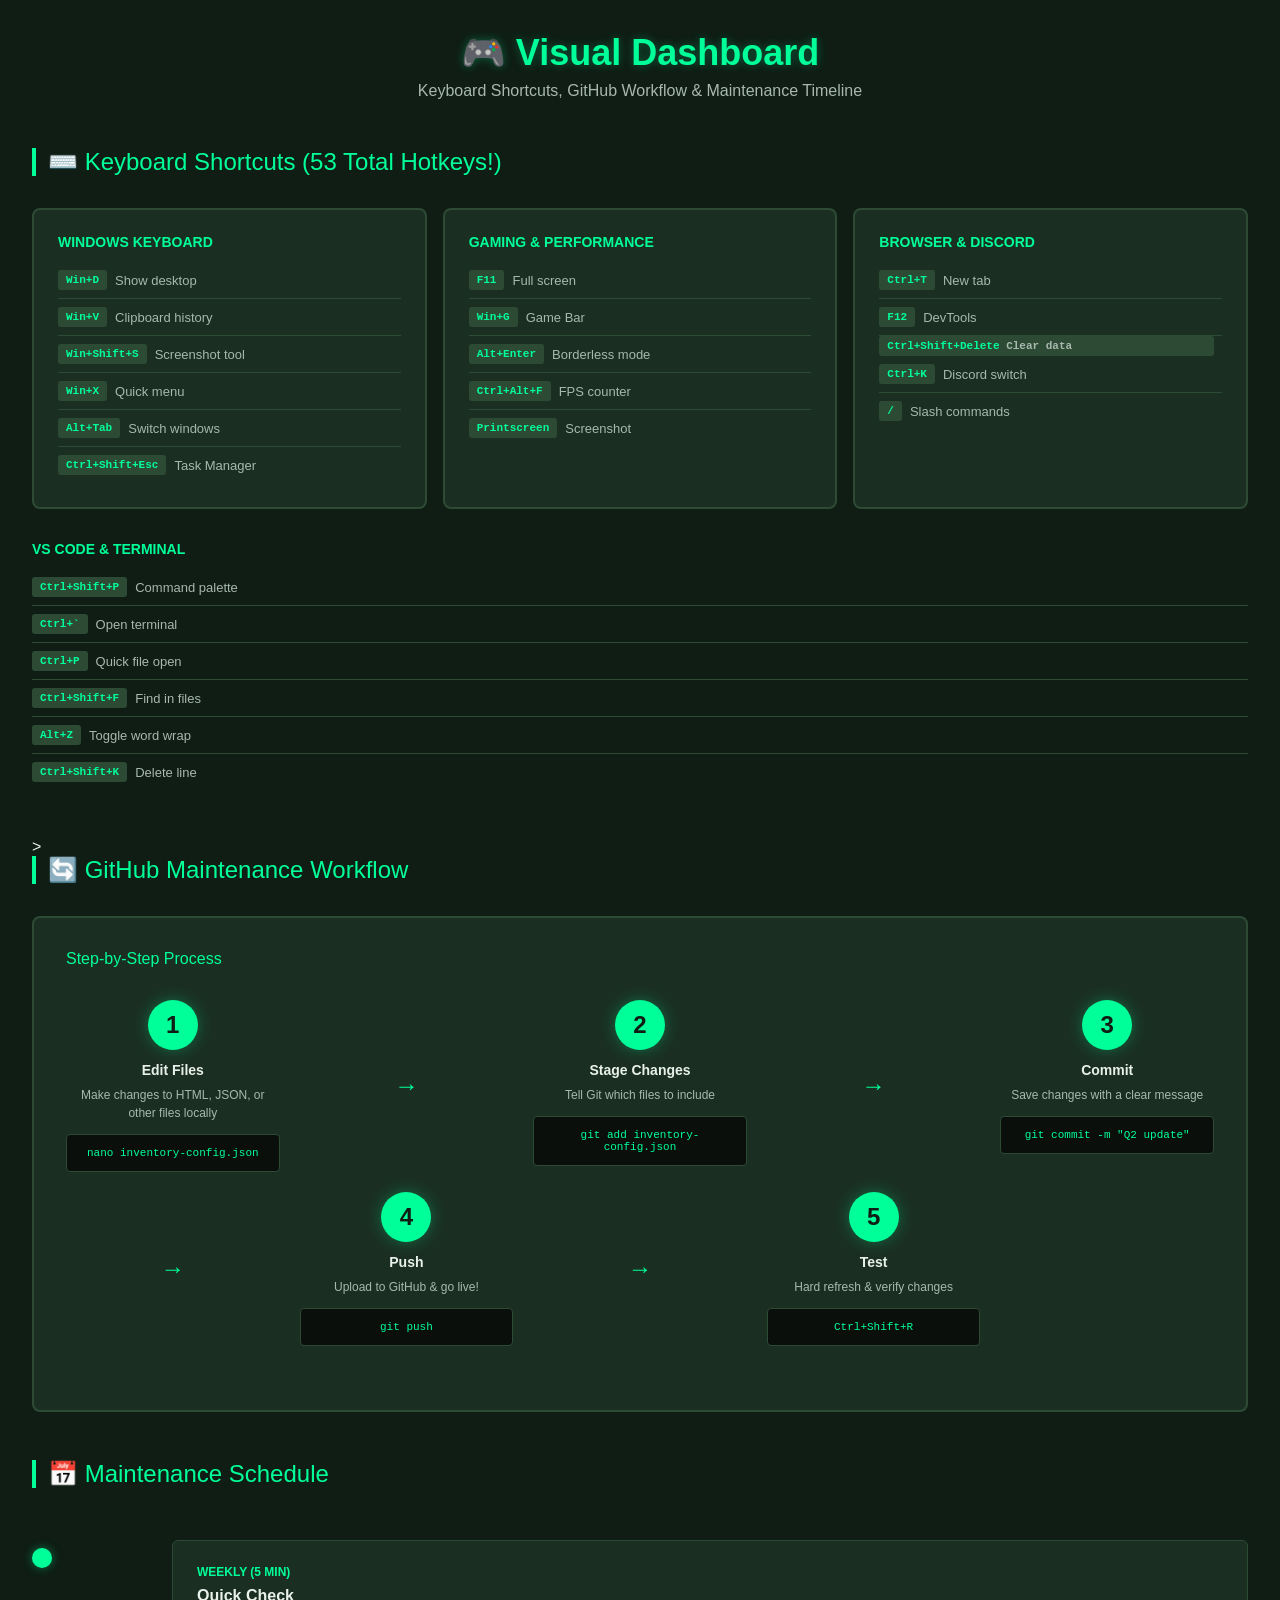
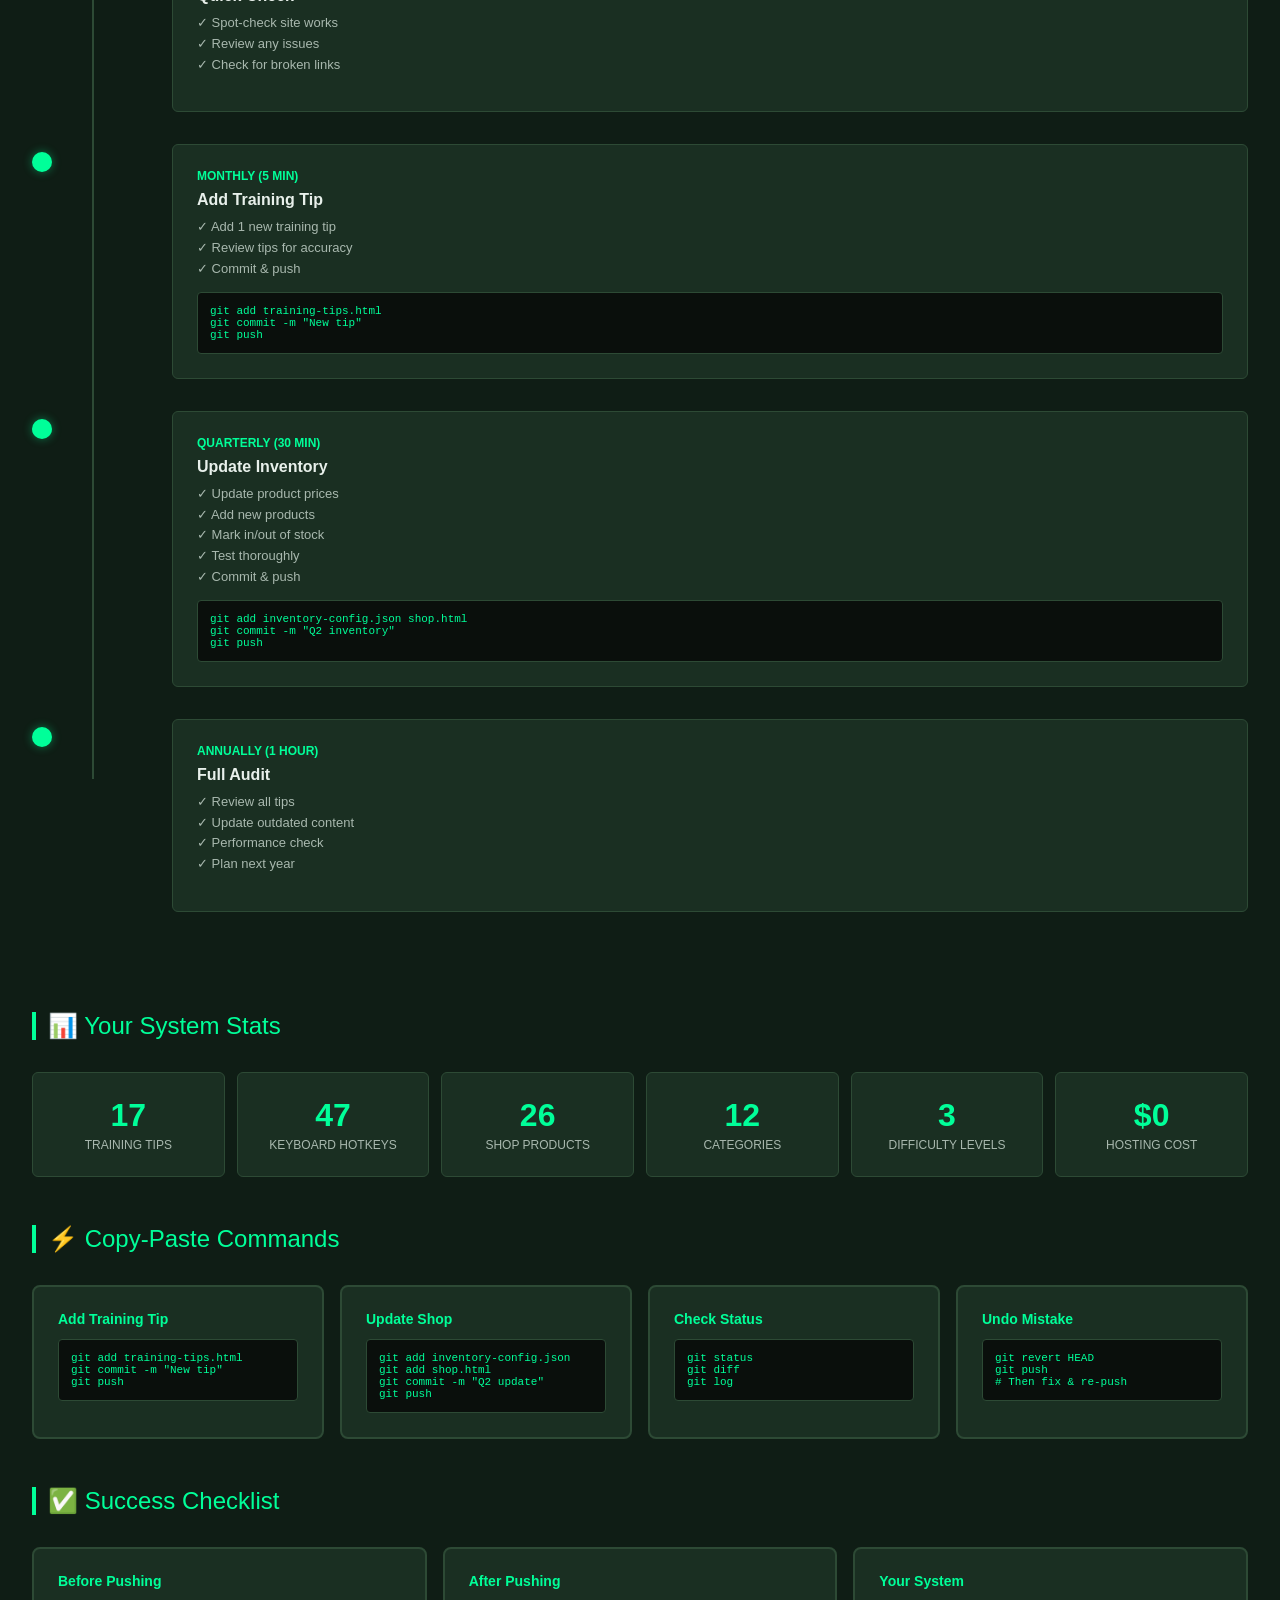
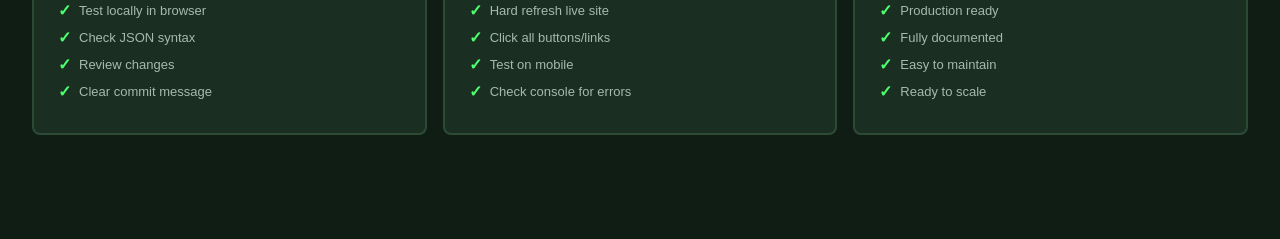
<file: visual-dashboard.html>
<!DOCTYPE html>
<html lang="en">
<head>
    <meta charset="UTF-8">
    <meta name="viewport" content="width=device-width, initial-scale=1.0">
    <title>Visual Dashboard — Shortcuts & GitHub Workflow</title>
    <style>
        :root {
            --hornet-bg: #0f1d15;
            --hornet-surface: #1a2f22;
            --hornet-dark: #2d4a35;
            --hornet-green: #39d65f;
            --hornet-bright: #4eff6f;
            --hornet-neon: #00ff99;
            --hornet-gold: #d4af37;
            --hornet-text: #e8f0eb;
            --hornet-text-dim: #a8b8ae;
        }

        * {
            margin: 0;
            padding: 0;
            box-sizing: border-box;
        }

        body {
            font-family: -apple-system, BlinkMacSystemFont, 'Segoe UI', Roboto, sans-serif;
            background: var(--hornet-bg);
            color: var(--hornet-text);
            padding: 2rem;
        }

        .header {
            text-align: center;
            margin-bottom: 3rem;
        }

        .header h1 {
            font-size: 36px;
            color: var(--hornet-neon);
            margin-bottom: 0.5rem;
            text-shadow: 0 0 10px rgba(0, 255, 153, 0.3);
        }

        .header p {
            color: var(--hornet-text-dim);
            font-size: 16px;
        }

        .container {
            max-width: 1400px;
            margin: 0 auto;
        }

        .section {
            margin-bottom: 3rem;
        }

        .section-title {
            font-size: 24px;
            color: var(--hornet-neon);
            margin-bottom: 2rem;
            border-left: 4px solid var(--hornet-neon);
            padding-left: 12px;
        }

        /* Keyboard Shortcuts Grid */
        .shortcuts-grid {
            display: grid;
            grid-template-columns: repeat(auto-fit, minmax(280px, 1fr));
            gap: 16px;
            margin-bottom: 2rem;
        }

        .shortcut-card {
            background: var(--hornet-surface);
            border: 2px solid var(--hornet-dark);
            border-radius: 8px;
            padding: 1.5rem;
            transition: all 0.3s;
        }

        .shortcut-card:hover {
            border-color: var(--hornet-bright);
            box-shadow: 0 0 15px rgba(78, 255, 111, 0.2);
            transform: translateY(-4px);
        }

        .shortcut-category {
            font-size: 14px;
            color: var(--hornet-neon);
            font-weight: 600;
            text-transform: uppercase;
            margin-bottom: 12px;
        }

        .shortcut-item {
            padding: 8px 0;
            border-bottom: 1px solid var(--hornet-dark);
            display: flex;
            justify-content: space-between;
            align-items: center;
            font-size: 13px;
        }

        .shortcut-item:last-child {
            border-bottom: none;
        }

        .shortcut-key {
            background: var(--hornet-dark);
            color: var(--hornet-neon);
            padding: 4px 8px;
            border-radius: 3px;
            font-family: monospace;
            font-weight: 600;
            font-size: 11px;
            margin-right: 8px;
        }

        .shortcut-label {
            color: var(--hornet-text-dim);
            flex: 1;
        }

        /* GitHub Workflow */
        .workflow-container {
            background: var(--hornet-surface);
            border: 2px solid var(--hornet-dark);
            border-radius: 8px;
            padding: 2rem;
            margin-bottom: 2rem;
        }

        .workflow-steps {
            display: grid;
            grid-template-columns: repeat(auto-fit, minmax(200px, 1fr));
            gap: 20px;
            margin-bottom: 2rem;
        }

        .workflow-step {
            text-align: center;
            position: relative;
        }

        .step-number {
            width: 50px;
            height: 50px;
            background: var(--hornet-neon);
            color: var(--hornet-bg);
            border-radius: 50%;
            display: flex;
            align-items: center;
            justify-content: center;
            font-weight: 700;
            font-size: 24px;
            margin: 0 auto 12px;
            box-shadow: 0 0 15px rgba(0, 255, 153, 0.3);
        }

        .step-title {
            font-weight: 600;
            color: var(--hornet-text);
            margin-bottom: 8px;
            font-size: 14px;
        }

        .step-description {
            font-size: 12px;
            color: var(--hornet-text-dim);
            line-height: 1.5;
        }

        .arrow {
            color: var(--hornet-neon);
            font-size: 24px;
            margin: 0 8px;
        }

        .step-code {
            background: #0a0f0c;
            border: 1px solid var(--hornet-dark);
            padding: 12px;
            border-radius: 4px;
            font-family: monospace;
            font-size: 11px;
            color: var(--hornet-neon);
            margin-top: 12px;
            overflow-x: auto;
        }

        /* Timeline */
        .timeline {
            position: relative;
            padding: 20px 0;
        }

        .timeline-item {
            display: grid;
            grid-template-columns: 120px 1fr;
            gap: 20px;
            margin-bottom: 2rem;
            position: relative;
        }

        .timeline-item:not(:last-child)::after {
            content: '';
            position: absolute;
            left: 60px;
            top: 60px;
            width: 2px;
            height: calc(100% + 2rem);
            background: var(--hornet-dark);
        }

        .timeline-marker {
            width: 20px;
            height: 20px;
            background: var(--hornet-neon);
            border-radius: 50%;
            margin-top: 8px;
            box-shadow: 0 0 10px rgba(0, 255, 153, 0.4);
        }

        .timeline-content {
            background: var(--hornet-surface);
            border: 1px solid var(--hornet-dark);
            border-radius: 6px;
            padding: 1.5rem;
        }

        .timeline-frequency {
            font-size: 12px;
            color: var(--hornet-neon);
            font-weight: 600;
            text-transform: uppercase;
            margin-bottom: 8px;
        }

        .timeline-title {
            font-weight: 600;
            font-size: 16px;
            margin-bottom: 8px;
        }

        .timeline-details {
            font-size: 13px;
            color: var(--hornet-text-dim);
            margin-bottom: 12px;
            line-height: 1.6;
        }

        /* Comparison */
        .comparison-grid {
            display: grid;
            grid-template-columns: repeat(auto-fit, minmax(250px, 1fr));
            gap: 16px;
            margin-bottom: 2rem;
        }

        .comparison-card {
            background: var(--hornet-surface);
            border: 2px solid var(--hornet-dark);
            border-radius: 8px;
            padding: 1.5rem;
        }

        .comparison-card h3 {
            color: var(--hornet-neon);
            margin-bottom: 12px;
            font-size: 14px;
        }

        .comparison-item {
            display: flex;
            align-items: center;
            gap: 8px;
            margin-bottom: 8px;
            font-size: 13px;
            color: var(--hornet-text-dim);
        }

        .checkmark {
            color: var(--hornet-bright);
            font-weight: bold;
            font-size: 16px;
        }

        /* Charts */
        .stat-grid {
            display: grid;
            grid-template-columns: repeat(auto-fit, minmax(150px, 1fr));
            gap: 12px;
        }

        .stat-box {
            background: var(--hornet-surface);
            border: 1px solid var(--hornet-dark);
            border-radius: 6px;
            padding: 1.5rem;
            text-align: center;
        }

        .stat-number {
            font-size: 32px;
            font-weight: 700;
            color: var(--hornet-neon);
            margin-bottom: 4px;
        }

        .stat-label {
            font-size: 12px;
            color: var(--hornet-text-dim);
            text-transform: uppercase;
        }

        @media (max-width: 768px) {
            .shortcuts-grid {
                grid-template-columns: 1fr;
            }

            .workflow-steps {
                grid-template-columns: 1fr;
            }

            .arrow {
                display: none;
            }

            .timeline-item {
                grid-template-columns: 1fr;
            }

            .timeline-item::after {
                display: none;
            }

            .timeline-marker {
                margin-left: 0;
            }

            .header h1 {
                font-size: 24px;
            }
        }
    </style>
</head>
<body>
    <div class="header">
        <h1>🎮 Visual Dashboard</h1>
        <p>Keyboard Shortcuts, GitHub Workflow & Maintenance Timeline</p>
    </div>

    <div class="container">
        <!-- Keyboard Shortcuts -->
        <div class="section">
            <div class="section-title">⌨️ Keyboard Shortcuts (53 Total Hotkeys!)</div>
            <div class="shortcuts-grid">
                <div class="shortcut-card">
                    <div class="shortcut-category">Windows Keyboard</div>
                    <div class="shortcut-item">
                        <span class="shortcut-key">Win+D</span>
                        <span class="shortcut-label">Show desktop</span>
                    </div>
                    <div class="shortcut-item">
                        <span class="shortcut-key">Win+V</span>
                        <span class="shortcut-label">Clipboard history</span>
                    </div>
                    <div class="shortcut-item">
                        <span class="shortcut-key">Win+Shift+S</span>
                        <span class="shortcut-label">Screenshot tool</span>
                    </div>
                    <div class="shortcut-item">
                        <span class="shortcut-key">Win+X</span>
                        <span class="shortcut-label">Quick menu</span>
                    </div>
                    <div class="shortcut-item">
                        <span class="shortcut-key">Alt+Tab</span>
                        <span class="shortcut-label">Switch windows</span>
                    </div>
                    <div class="shortcut-item">
                        <span class="shortcut-key">Ctrl+Shift+Esc</span>
                        <span class="shortcut-label">Task Manager</span>
                    </div>
                </div>

                <div class="shortcut-card">
                    <div class="shortcut-category">Gaming & Performance</div>
                    <div class="shortcut-item">
                        <span class="shortcut-key">F11</span>
                        <span class="shortcut-label">Full screen</span>
                    </div>
                    <div class="shortcut-item">
                        <span class="shortcut-key">Win+G</span>
                        <span class="shortcut-label">Game Bar</span>
                    </div>
                    <div class="shortcut-item">
                        <span class="shortcut-key">Alt+Enter</span>
                        <span class="shortcut-label">Borderless mode</span>
                    </div>
                    <div class="shortcut-item">
                        <span class="shortcut-key">Ctrl+Alt+F</span>
                        <span class="shortcut-label">FPS counter</span>
                    </div>
                    <div class="shortcut-item">
                        <span class="shortcut-key">Printscreen</span>
                        <span class="shortcut-label">Screenshot</span>
                    </div>
                </div>

                <div class="shortcut-card">
                    <div class="shortcut-category">Browser & Discord</div>
                    <div class="shortcut-item">
                        <span class="shortcut-key">Ctrl+T</span>
                        <span class="shortcut-label">New tab</span>
                    </div>
                    <div class="shortcut-item">
                        <span class="shortcut-key">F12</span>
                        <span class="shortcut-label">DevTools</span>
                    </div>
                    <div class="shortcut-key">Ctrl+Shift+Delete</span>
                        <span class="shortcut-label">Clear data</span>
                    </div>
                    <div class="shortcut-item">
                        <span class="shortcut-key">Ctrl+K</span>
                        <span class="shortcut-label">Discord switch</span>
                    </div>
                    <div class="shortcut-item">
                        <span class="shortcut-key">/</span>
                        <span class="shortcut-label">Slash commands</span>
                    </div>
                </div>
            </div
                                <div class="shortcut-card">
                    <div class="shortcut-category">VS Code & Terminal</div>
                    <div class="shortcut-item">
                        <span class="shortcut-key">Ctrl+Shift+P</span>
                        <span class="shortcut-label">Command palette</span>
                    </div>
                    <div class="shortcut-item">
                        <span class="shortcut-key">Ctrl+`</span>
                        <span class="shortcut-label">Open terminal</span>
                    </div>
                    <div class="shortcut-item">
                        <span class="shortcut-key">Ctrl+P</span>
                        <span class="shortcut-label">Quick file open</span>
                    </div>
                    <div class="shortcut-item">
                        <span class="shortcut-key">Ctrl+Shift+F</span>
                        <span class="shortcut-label">Find in files</span>
                    </div>
                    <div class="shortcut-item">
                        <span class="shortcut-key">Alt+Z</span>
                        <span class="shortcut-label">Toggle word wrap</span>
                    </div>
                    <div class="shortcut-item">
                        <span class="shortcut-key">Ctrl+Shift+K</span>
                        <span class="shortcut-label">Delete line</span>
                    </div>
                </div>>
        </div>

        <!-- GitHub Workflow -->
        <div class="section">
            <div class="section-title">🔄 GitHub Maintenance Workflow</div>
            
            <div class="workflow-container">
                <div style="margin-bottom: 2rem;">
                    <div class="section-title" style="font-size: 16px; border: none; padding: 0; margin: 0 0 1.5rem 0;">Step-by-Step Process</div>
                </div>

                <div class="workflow-steps">
                    <div class="workflow-step">
                        <div class="step-number">1</div>
                        <div class="step-title">Edit Files</div>
                        <div class="step-description">Make changes to HTML, JSON, or other files locally</div>
                        <div class="step-code">nano inventory-config.json</div>
                    </div>

                    <div class="workflow-step">
                        <div style="text-align: center; display: flex; align-items: center; justify-content: center; height: 100%;">
                            <div class="arrow">→</div>
                        </div>
                    </div>

                    <div class="workflow-step">
                        <div class="step-number">2</div>
                        <div class="step-title">Stage Changes</div>
                        <div class="step-description">Tell Git which files to include</div>
                        <div class="step-code">git add inventory-config.json</div>
                    </div>

                    <div class="workflow-step">
                        <div style="text-align: center; display: flex; align-items: center; justify-content: center; height: 100%;">
                            <div class="arrow">→</div>
                        </div>
                    </div>

                    <div class="workflow-step">
                        <div class="step-number">3</div>
                        <div class="step-title">Commit</div>
                        <div class="step-description">Save changes with a clear message</div>
                        <div class="step-code">git commit -m "Q2 update"</div>
                    </div>

                    <div class="workflow-step">
                        <div style="text-align: center; display: flex; align-items: center; justify-content: center; height: 100%;">
                            <div class="arrow">→</div>
                        </div>
                    </div>

                    <div class="workflow-step">
                        <div class="step-number">4</div>
                        <div class="step-title">Push</div>
                        <div class="step-description">Upload to GitHub & go live!</div>
                        <div class="step-code">git push</div>
                    </div>

                    <div class="workflow-step">
                        <div style="text-align: center; display: flex; align-items: center; justify-content: center; height: 100%;">
                            <div class="arrow">→</div>
                        </div>
                    </div>

                    <div class="workflow-step">
                        <div class="step-number">5</div>
                        <div class="step-title">Test</div>
                        <div class="step-description">Hard refresh & verify changes</div>
                        <div class="step-code">Ctrl+Shift+R</div>
                    </div>
                </div>
            </div>
        </div>

        <!-- Maintenance Timeline -->
        <div class="section">
            <div class="section-title">📅 Maintenance Schedule</div>
            
            <div class="timeline">
                <div class="timeline-item">
                    <div>
                        <div class="timeline-marker"></div>
                    </div>
                    <div class="timeline-content">
                        <div class="timeline-frequency">Weekly (5 min)</div>
                        <div class="timeline-title">Quick Check</div>
                        <div class="timeline-details">
                            ✓ Spot-check site works<br>
                            ✓ Review any issues<br>
                            ✓ Check for broken links
                        </div>
                    </div>
                </div>

                <div class="timeline-item">
                    <div>
                        <div class="timeline-marker"></div>
                    </div>
                    <div class="timeline-content">
                        <div class="timeline-frequency">Monthly (5 min)</div>
                        <div class="timeline-title">Add Training Tip</div>
                        <div class="timeline-details">
                            ✓ Add 1 new training tip<br>
                            ✓ Review tips for accuracy<br>
                            ✓ Commit & push
                        </div>
                        <div class="step-code">git add training-tips.html<br>git commit -m "New tip"<br>git push</div>
                    </div>
                </div>

                <div class="timeline-item">
                    <div>
                        <div class="timeline-marker"></div>
                    </div>
                    <div class="timeline-content">
                        <div class="timeline-frequency">Quarterly (30 min)</div>
                        <div class="timeline-title">Update Inventory</div>
                        <div class="timeline-details">
                            ✓ Update product prices<br>
                            ✓ Add new products<br>
                            ✓ Mark in/out of stock<br>
                            ✓ Test thoroughly<br>
                            ✓ Commit & push
                        </div>
                        <div class="step-code">git add inventory-config.json shop.html<br>git commit -m "Q2 inventory"<br>git push</div>
                    </div>
                </div>

                <div class="timeline-item">
                    <div>
                        <div class="timeline-marker"></div>
                    </div>
                    <div class="timeline-content">
                        <div class="timeline-frequency">Annually (1 hour)</div>
                        <div class="timeline-title">Full Audit</div>
                        <div class="timeline-details">
                            ✓ Review all tips<br>
                            ✓ Update outdated content<br>
                            ✓ Performance check<br>
                            ✓ Plan next year
                        </div>
                    </div>
                </div>
            </div>
        </div>

        <!-- Stats -->
        <div class="section">
            <div class="section-title">📊 Your System Stats</div>
            
            <div class="stat-grid">
                <div class="stat-box">
                    <div class="stat-number">17</div>
                    <div class="stat-label">Training Tips</div>
                </div>
                <div class="stat-box">
                    <div class="stat-number">47</div>
                    <div class="stat-label">Keyboard Hotkeys</div>
                </div>
                <div class="stat-box">
                    <div class="stat-number">26</div>
                    <div class="stat-label">Shop Products</div>
                </div>
                <div class="stat-box">
                    <div class="stat-number">12</div>
                    <div class="stat-label">Categories</div>
                </div>
                <div class="stat-box">
                    <div class="stat-number">3</div>
                    <div class="stat-label">Difficulty Levels</div>
                </div>
                <div class="stat-box">
                    <div class="stat-number">$0</div>
                    <div class="stat-label">Hosting Cost</div>
                </div>
            </div>
        </div>

        <!-- Quick Commands -->
        <div class="section">
            <div class="section-title">⚡ Copy-Paste Commands</div>
            
            <div class="comparison-grid">
                <div class="comparison-card">
                    <h3>Add Training Tip</h3>
                    <div class="step-code" style="margin: 0; text-align: left;">git add training-tips.html<br>git commit -m "New tip"<br>git push</div>
                </div>

                <div class="comparison-card">
                    <h3>Update Shop</h3>
                    <div class="step-code" style="margin: 0; text-align: left;">git add inventory-config.json<br>git add shop.html<br>git commit -m "Q2 update"<br>git push</div>
                </div>

                <div class="comparison-card">
                    <h3>Check Status</h3>
                    <div class="step-code" style="margin: 0; text-align: left;">git status<br>git diff<br>git log</div>
                </div>

                <div class="comparison-card">
                    <h3>Undo Mistake</h3>
                    <div class="step-code" style="margin: 0; text-align: left;">git revert HEAD<br>git push<br># Then fix & re-push</div>
                </div>
            </div>
        </div>

        <!-- Success Checklist -->
        <div class="section">
            <div class="section-title">✅ Success Checklist</div>
            
            <div class="comparison-grid">
                <div class="comparison-card">
                    <h3>Before Pushing</h3>
                    <div class="comparison-item">
                        <span class="checkmark">✓</span>
                        <span>Test locally in browser</span>
                    </div>
                    <div class="comparison-item">
                        <span class="checkmark">✓</span>
                        <span>Check JSON syntax</span>
                    </div>
                    <div class="comparison-item">
                        <span class="checkmark">✓</span>
                        <span>Review changes</span>
                    </div>
                    <div class="comparison-item">
                        <span class="checkmark">✓</span>
                        <span>Clear commit message</span>
                    </div>
                </div>

                <div class="comparison-card">
                    <h3>After Pushing</h3>
                    <div class="comparison-item">
                        <span class="checkmark">✓</span>
                        <span>Hard refresh live site</span>
                    </div>
                    <div class="comparison-item">
                        <span class="checkmark">✓</span>
                        <span>Click all buttons/links</span>
                    </div>
                    <div class="comparison-item">
                        <span class="checkmark">✓</span>
                        <span>Test on mobile</span>
                    </div>
                    <div class="comparison-item">
                        <span class="checkmark">✓</span>
                        <span>Check console for errors</span>
                    </div>
                </div>

                <div class="comparison-card">
                    <h3>Your System</h3>
                    <div class="comparison-item">
                        <span class="checkmark">✓</span>
                        <span>Production ready</span>
                    </div>
                    <div class="comparison-item">
                        <span class="checkmark">✓</span>
                        <span>Fully documented</span>
                    </div>
                    <div class="comparison-item">
                        <span class="checkmark">✓</span>
                        <span>Easy to maintain</span>
                    </div>
                    <div class="comparison-item">
                        <span class="checkmark">✓</span>
                        <span>Ready to scale</span>
                    </div>
                </div>
            </div>
        </div>
    </div>
</body>
</html>
</file>
<file: base.css>
*, *::before, *::after { box-sizing: border-box; margin: 0; padding: 0; }

html {
  -webkit-font-smoothing: antialiased;
  -moz-osx-font-smoothing: grayscale;
  text-rendering: optimizeLegibility;
  scroll-behavior: smooth;
  scroll-padding-top: 80px;
}

body {
  min-height: 100dvh;
  line-height: 1.6;
  font-family: var(--font-body, sans-serif);
  font-size: var(--text-base);
  color: var(--color-text);
  background-color: var(--color-bg);
}

img, picture, video, canvas, svg { display: block; max-width: 100%; height: auto; }
ul[role="list"], ol[role="list"] { list-style: none; }
input, button, textarea, select { font: inherit; color: inherit; }
h1, h2, h3, h4, h5, h6 { text-wrap: balance; line-height: 1.15; }
p, li, figcaption { text-wrap: pretty; max-width: 72ch; }

::selection { background: rgba(0, 255, 100, 0.2); color: #fff; }

:focus-visible {
  outline: 2px solid var(--color-primary);
  outline-offset: 3px;
  border-radius: 4px;
}

@media (prefers-reduced-motion: reduce) {
  *, *::before, *::after {
    animation-duration: 0.01ms !important;
    animation-iteration-count: 1 !important;
    transition-duration: 0.01ms !important;
    scroll-behavior: auto !important;
  }
}

button { cursor: pointer; background: none; border: none; }
table { border-collapse: collapse; width: 100%; }

a, button, [role="button"] {
  transition: color 180ms cubic-bezier(0.16,1,0.3,1),
              background 180ms cubic-bezier(0.16,1,0.3,1),
              border-color 180ms cubic-bezier(0.16,1,0.3,1),
              box-shadow 180ms cubic-bezier(0.16,1,0.3,1),
              opacity 180ms cubic-bezier(0.16,1,0.3,1);
}

.sr-only {
  position: absolute; width: 1px; height: 1px; padding: 0; margin: -1px;
  overflow: hidden; clip: rect(0,0,0,0); white-space: nowrap; border-width: 0;
}
</file>
<file: style.css>
/* ============================================================
   CUSTOM DESIGN SYSTEMS — Design Tokens & Global Styles
   Color: Black + Neon Green + Gold  (Cyberpunk/Tech aesthetic)
   ============================================================ */

@import url('https://api.fontshare.com/v2/css?f[]=cabinet-grotesk@400,500,700,800,900&f[]=satoshi@400,500,700&display=swap');

:root {
  /* Type Scale */
  --text-xs:   clamp(0.75rem,  0.7rem  + 0.25vw, 0.875rem);
  --text-sm:   clamp(0.875rem, 0.8rem  + 0.35vw, 1rem);
  --text-base: clamp(1rem,     0.95rem + 0.25vw, 1.125rem);
  --text-lg:   clamp(1.125rem, 1rem    + 0.75vw, 1.5rem);
  --text-xl:   clamp(1.5rem,   1.2rem  + 1.25vw, 2.25rem);
  --text-2xl:  clamp(2rem,     1.2rem  + 2.5vw,  3.5rem);
  --text-3xl:  clamp(2.5rem,   1rem    + 4vw,    5rem);
  --text-hero: clamp(3rem,     0.5rem  + 7vw,    8rem);

  /* Spacing */
  --space-1:  0.25rem;
  --space-2:  0.5rem;
  --space-3:  0.75rem;
  --space-4:  1rem;
  --space-5:  1.25rem;
  --space-6:  1.5rem;
  --space-8:  2rem;
  --space-10: 2.5rem;
  --space-12: 3rem;
  --space-16: 4rem;
  --space-20: 5rem;
  --space-24: 6rem;

  /* Fonts */
  --font-display: 'Cabinet Grotesk', 'Helvetica Neue', sans-serif;
  --font-body:    'Satoshi', 'Helvetica Neue', sans-serif;

  /* Brand Colors */
  --color-bg:           #050505;
  --color-surface:      #0a0a0a;
  --color-surface-2:    #111111;
  --color-surface-3:    #1a1a1a;
  --color-border:       #1f1f1f;
  --color-border-glow:  rgba(0, 255, 100, 0.25);

  --color-text:         #e8e8e8;
  --color-text-muted:   #888888;
  --color-text-faint:   #444444;

  --color-primary:      #00ff64;   /* Neon green */
  --color-primary-dim:  #00cc50;
  --color-primary-dark: #003d18;
  --color-primary-glow: rgba(0, 255, 100, 0.15);

  --color-gold:         #c9a84c;
  --color-gold-bright:  #f0c84a;
  --color-gold-dim:     #8a6f2e;
  --color-gold-glow:    rgba(201, 168, 76, 0.15);

  --color-danger:       #ff3b3b;

  /* Radii */
  --radius-sm: 0.25rem;
  --radius-md: 0.5rem;
  --radius-lg: 0.75rem;
  --radius-xl: 1rem;

  /* Shadows */
  --shadow-green: 0 0 20px rgba(0, 255, 100, 0.3), 0 0 60px rgba(0, 255, 100, 0.1);
  --shadow-gold:  0 0 20px rgba(201, 168, 76, 0.3), 0 0 60px rgba(201, 168, 76, 0.1);
  --shadow-card:  0 4px 24px rgba(0,0,0,0.6);

  /* Content widths */
  --content-narrow:  640px;
  --content-default: 960px;
  --content-wide:    1200px;
}

/* ============================================================
   PAGE TRANSITION LOADER
   ============================================================ */
#page-loader {
  position: fixed;
  inset: 0;
  z-index: 9999;
  background: #000;
  display: flex;
  align-items: center;
  justify-content: center;
  pointer-events: none;
  opacity: 0;
  transition: opacity 0.4s ease;
}
#page-loader.active {
  opacity: 1;
  pointer-events: all;
}
#page-loader video {
  width: 100%;
  height: 100%;
  object-fit: cover;
  position: absolute;
  inset: 0;
}
#loader-text {
  position: relative;
  z-index: 2;
  font-family: var(--font-display);
  font-size: var(--text-lg);
  font-weight: 700;
  color: var(--color-primary);
  letter-spacing: 0.2em;
  text-transform: uppercase;
  text-shadow: var(--shadow-green);
  animation: pulse-text 1s ease-in-out infinite;
}
@keyframes pulse-text {
  0%, 100% { opacity: 1; }
  50% { opacity: 0.4; }
}

/* ============================================================
   NAVIGATION
   ============================================================ */
#navbar {
  position: fixed;
  top: 0; left: 0; right: 0;
  z-index: 100;
  display: flex;
  align-items: center;
  justify-content: space-between;
  padding: var(--space-4) var(--space-8);
  background: rgba(5, 5, 5, 0.85);
  backdrop-filter: blur(12px);
  border-bottom: 1px solid var(--color-border);
  transition: border-color 0.3s ease;
}
#navbar.scrolled { border-bottom-color: var(--color-border-glow); }

.nav-logo {
  display: flex;
  align-items: center;
  gap: var(--space-3);
  text-decoration: none;
}
.nav-logo img {
  width: 40px;
  height: 40px;
  object-fit: cover;
  border-radius: 50%;
  border: 1px solid var(--color-primary);
  box-shadow: 0 0 10px rgba(0,255,100,0.3);
}
.nav-logo-text {
  display: flex;
  flex-direction: column;
  line-height: 1.1;
}
.nav-logo-name {
  font-family: var(--font-display);
  font-size: var(--text-sm);
  font-weight: 800;
  color: var(--color-primary);
  letter-spacing: 0.05em;
  text-transform: uppercase;
}
.nav-logo-tagline {
  font-size: var(--text-xs);
  color: var(--color-text-muted);
  letter-spacing: 0.08em;
}

.nav-links {
  display: flex;
  align-items: center;
  gap: var(--space-8);
  list-style: none;
}
.nav-links a {
  font-family: var(--font-body);
  font-size: var(--text-sm);
  font-weight: 500;
  color: var(--color-text-muted);
  text-decoration: none;
  letter-spacing: 0.05em;
  text-transform: uppercase;
  position: relative;
}
.nav-links a::after {
  content: '';
  position: absolute;
  bottom: -4px; left: 0; right: 0;
  height: 1px;
  background: var(--color-primary);
  transform: scaleX(0);
  transition: transform 0.2s ease;
}
.nav-links a:hover { color: var(--color-primary); }
.nav-links a:hover::after,
.nav-links a.active::after { transform: scaleX(1); }
.nav-links a.active { color: var(--color-primary); }

.nav-cta {
  font-family: var(--font-display);
  font-size: var(--text-sm);
  font-weight: 700;
  color: #000 !important;
  background: var(--color-primary);
  padding: var(--space-2) var(--space-5);
  border-radius: var(--radius-sm);
  text-decoration: none;
  letter-spacing: 0.05em;
  text-transform: uppercase;
  box-shadow: 0 0 12px rgba(0,255,100,0.4);
}
.nav-cta::after { display: none !important; }
.nav-cta:hover {
  background: var(--color-gold-bright) !important;
  color: #000 !important;
  box-shadow: var(--shadow-gold) !important;
}

/* Hamburger */
.nav-hamburger {
  display: none;
  flex-direction: column;
  gap: 5px;
  cursor: pointer;
  padding: var(--space-2);
}
.nav-hamburger span {
  display: block;
  width: 24px;
  height: 2px;
  background: var(--color-primary);
  border-radius: 2px;
  transition: all 0.3s ease;
}

/* Mobile nav */
@media (max-width: 768px) {
  .nav-hamburger { display: flex; }
  .nav-links {
    display: none;
    position: absolute;
    top: 100%; left: 0; right: 0;
    flex-direction: column;
    gap: 0;
    background: rgba(5,5,5,0.97);
    border-bottom: 1px solid var(--color-border-glow);
    padding: var(--space-4) 0;
  }
  .nav-links.open { display: flex; }
  .nav-links li { width: 100%; }
  .nav-links a {
    display: block;
    padding: var(--space-4) var(--space-8);
    font-size: var(--text-base);
  }
  .nav-links a::after { display: none; }
}

/* ============================================================
   SHARED COMPONENTS
   ============================================================ */

/* Buttons */
.btn-primary {
  display: inline-flex;
  align-items: center;
  gap: var(--space-2);
  font-family: var(--font-display);
  font-size: var(--text-sm);
  font-weight: 700;
  color: #000;
  background: var(--color-primary);
  padding: var(--space-3) var(--space-8);
  border-radius: var(--radius-sm);
  text-decoration: none;
  letter-spacing: 0.08em;
  text-transform: uppercase;
  border: none;
  cursor: pointer;
  box-shadow: 0 0 20px rgba(0,255,100,0.3);
}
.btn-primary:hover {
  background: var(--color-gold-bright);
  box-shadow: var(--shadow-gold);
  color: #000;
}

.btn-outline {
  display: inline-flex;
  align-items: center;
  gap: var(--space-2);
  font-family: var(--font-display);
  font-size: var(--text-sm);
  font-weight: 700;
  color: var(--color-primary);
  background: transparent;
  padding: var(--space-3) var(--space-8);
  border-radius: var(--radius-sm);
  text-decoration: none;
  letter-spacing: 0.08em;
  text-transform: uppercase;
  border: 1px solid var(--color-primary);
  cursor: pointer;
}
.btn-outline:hover {
  background: var(--color-primary-glow);
  box-shadow: 0 0 12px rgba(0,255,100,0.2);
}

.btn-gold {
  display: inline-flex;
  align-items: center;
  gap: var(--space-2);
  font-family: var(--font-display);
  font-size: var(--text-sm);
  font-weight: 700;
  color: #000;
  background: var(--color-gold);
  padding: var(--space-3) var(--space-8);
  border-radius: var(--radius-sm);
  text-decoration: none;
  letter-spacing: 0.08em;
  text-transform: uppercase;
  border: none;
  cursor: pointer;
  box-shadow: 0 0 16px rgba(201,168,76,0.3);
}
.btn-gold:hover {
  background: var(--color-gold-bright);
  box-shadow: var(--shadow-gold);
}

/* Section layout */
.section {
  padding-block: clamp(var(--space-12), 8vw, var(--space-24));
  padding-inline: var(--space-8);
}
.container {
  max-width: var(--content-wide);
  margin-inline: auto;
}
.container-default {
  max-width: var(--content-default);
  margin-inline: auto;
}

/* Section label */
.section-label {
  font-family: var(--font-body);
  font-size: var(--text-xs);
  font-weight: 700;
  color: var(--color-primary);
  letter-spacing: 0.2em;
  text-transform: uppercase;
  margin-bottom: var(--space-3);
}

/* Section title */
.section-title {
  font-family: var(--font-display);
  font-size: var(--text-2xl);
  font-weight: 900;
  color: var(--color-text);
  line-height: 1.05;
  margin-bottom: var(--space-4);
}
.section-title span { color: var(--color-primary); }
.section-title .gold { color: var(--color-gold); }

/* Green glow divider */
.glow-line {
  width: 60px;
  height: 2px;
  background: linear-gradient(90deg, var(--color-primary), transparent);
  margin-bottom: var(--space-8);
  box-shadow: 0 0 8px rgba(0,255,100,0.5);
}

/* Card */
.card {
  background: var(--color-surface-2);
  border: 1px solid var(--color-border);
  border-radius: var(--radius-lg);
  padding: var(--space-8);
  transition: border-color 0.3s ease, box-shadow 0.3s ease;
}
.card:hover {
  border-color: var(--color-border-glow);
  box-shadow: 0 0 30px rgba(0,255,100,0.08);
}

/* Badge */
.badge {
  display: inline-flex;
  align-items: center;
  font-size: var(--text-xs);
  font-weight: 700;
  letter-spacing: 0.1em;
  text-transform: uppercase;
  padding: 2px 10px;
  border-radius: var(--radius-full);
  border: 1px solid currentColor;
}
.badge-green { color: var(--color-primary); border-color: rgba(0,255,100,0.4); background: rgba(0,255,100,0.08); }
.badge-gold  { color: var(--color-gold);    border-color: rgba(201,168,76,0.4); background: rgba(201,168,76,0.08); }

/* Footer */
footer {
  background: var(--color-surface);
  border-top: 1px solid var(--color-border);
  padding: var(--space-12) var(--space-8);
  text-align: center;
}
footer p {
  font-size: var(--text-sm);
  color: var(--color-text-muted);
  max-width: none;
}
footer a {
  color: var(--color-primary);
  text-decoration: none;
}
footer a:hover { color: var(--color-gold); }
.footer-logo-name {
  font-family: var(--font-display);
  font-size: var(--text-lg);
  font-weight: 900;
  color: var(--color-primary);
  letter-spacing: 0.1em;
  text-transform: uppercase;
  margin-bottom: var(--space-2);
}

/* Scroll fade-in animation */
.fade-in {
  opacity: 1;
}
@supports (animation-timeline: scroll()) {
  .fade-in {
    opacity: 0;
    animation: reveal-fade linear both;
    animation-timeline: view();
    animation-range: entry 0% entry 80%;
  }
}
@keyframes reveal-fade { to { opacity: 1; } }

/* Grid helpers */
.grid-2 { display: grid; grid-template-columns: repeat(auto-fit, minmax(280px, 1fr)); gap: var(--space-6); }
.grid-3 { display: grid; grid-template-columns: repeat(auto-fit, minmax(240px, 1fr)); gap: var(--space-6); }
.grid-4 { display: grid; grid-template-columns: repeat(auto-fit, minmax(200px, 1fr)); gap: var(--space-5); }
</file>
